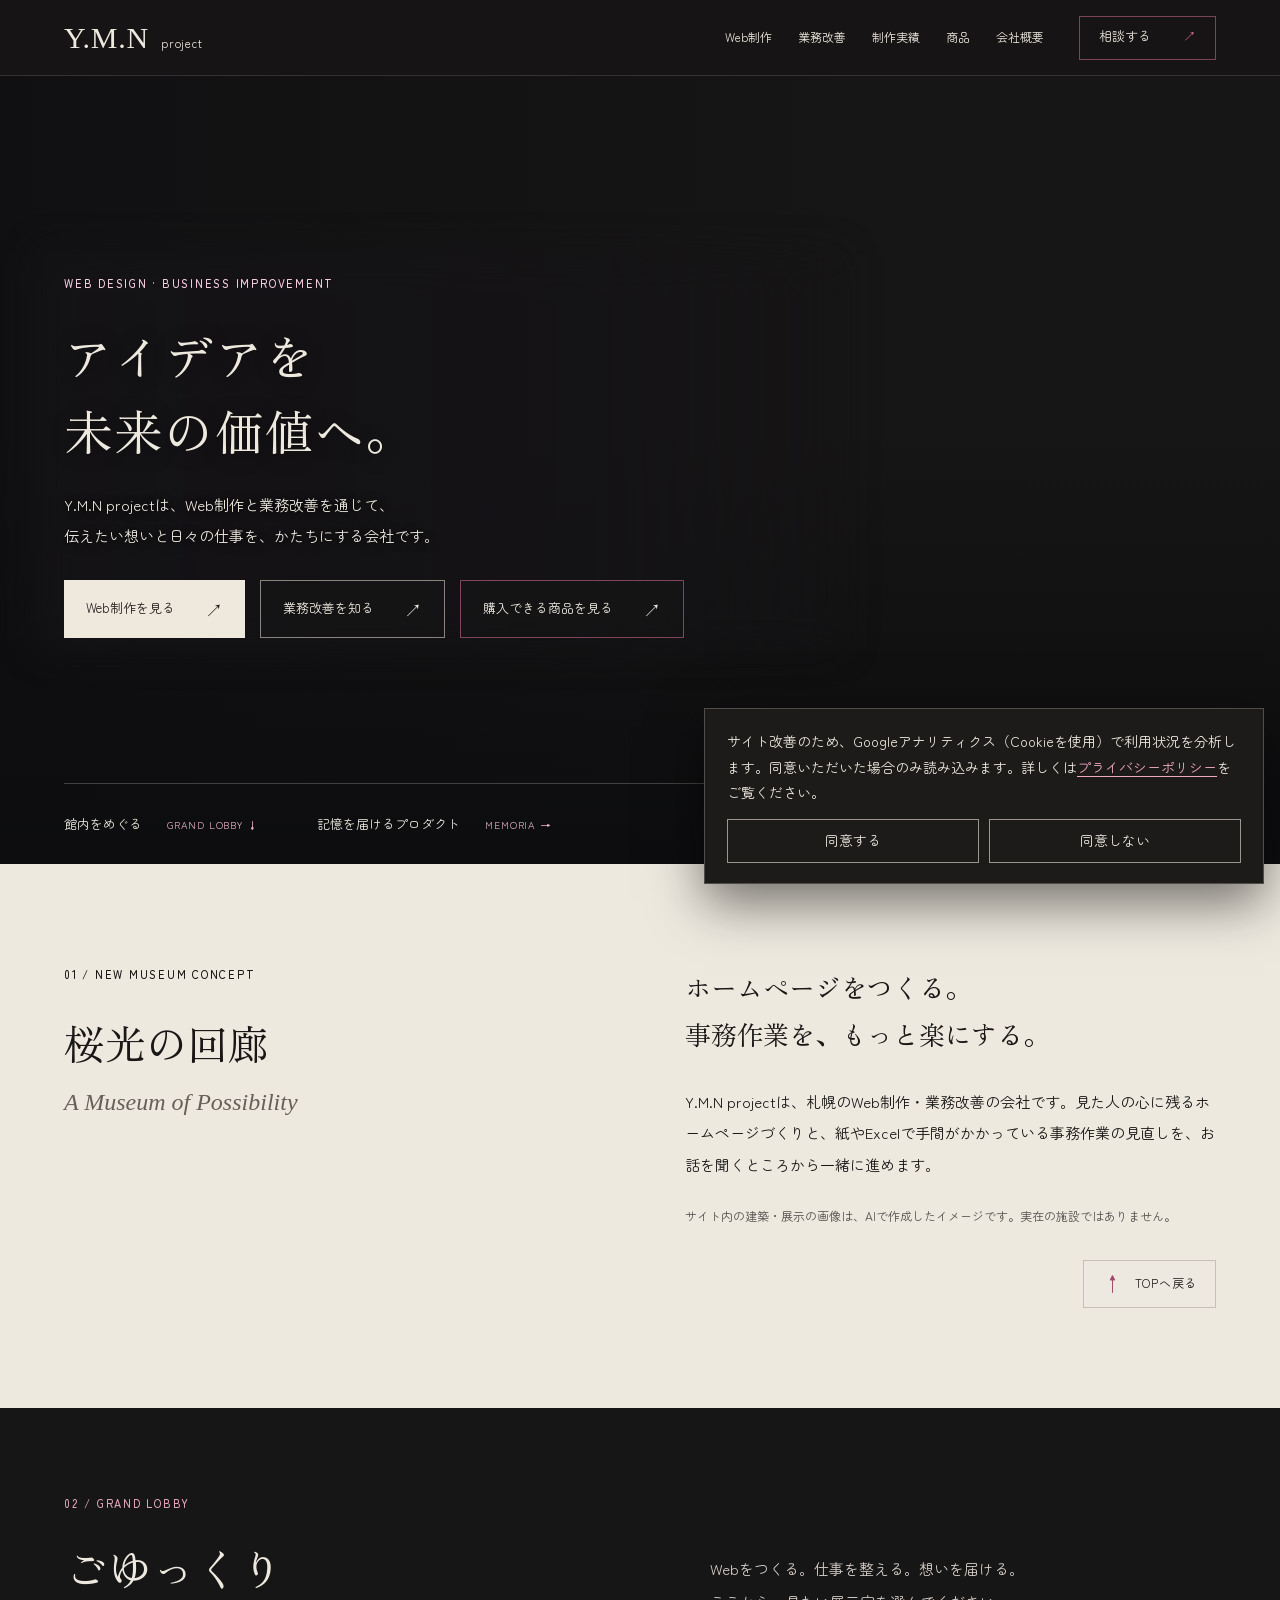
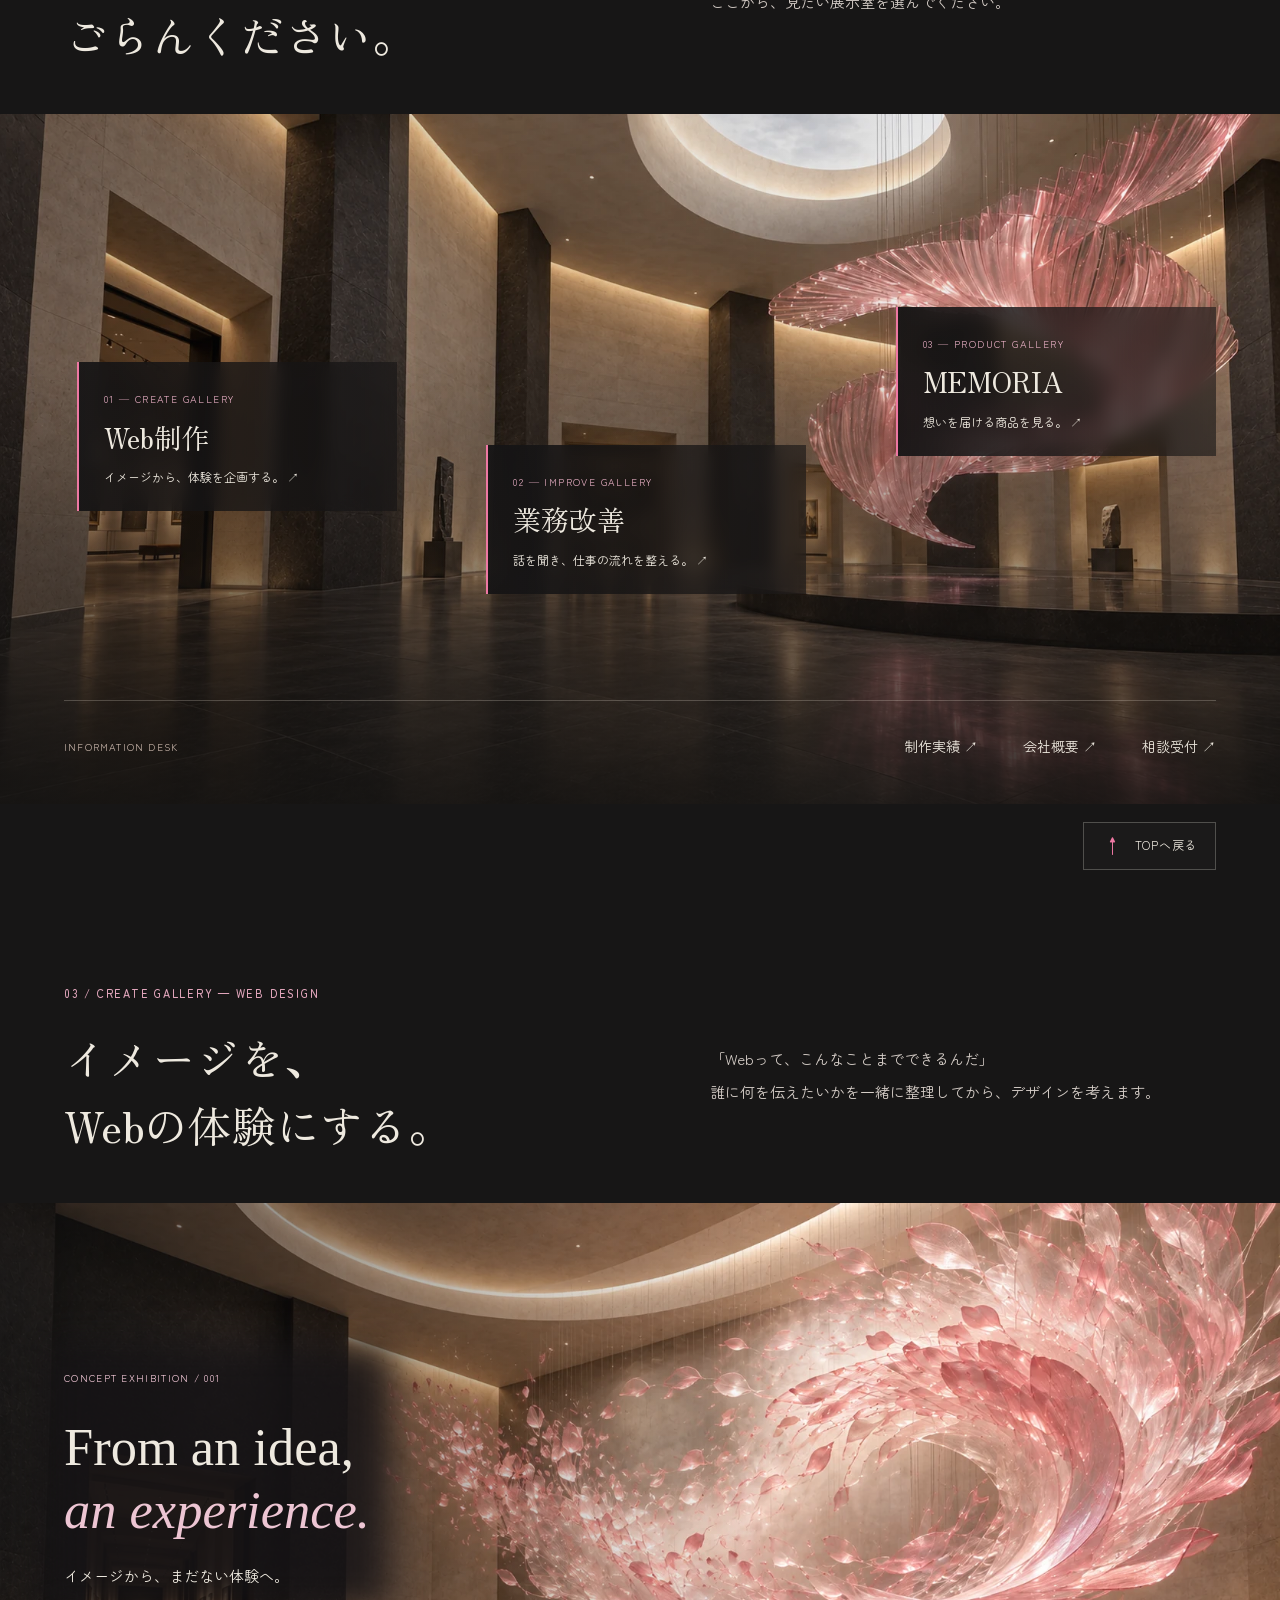
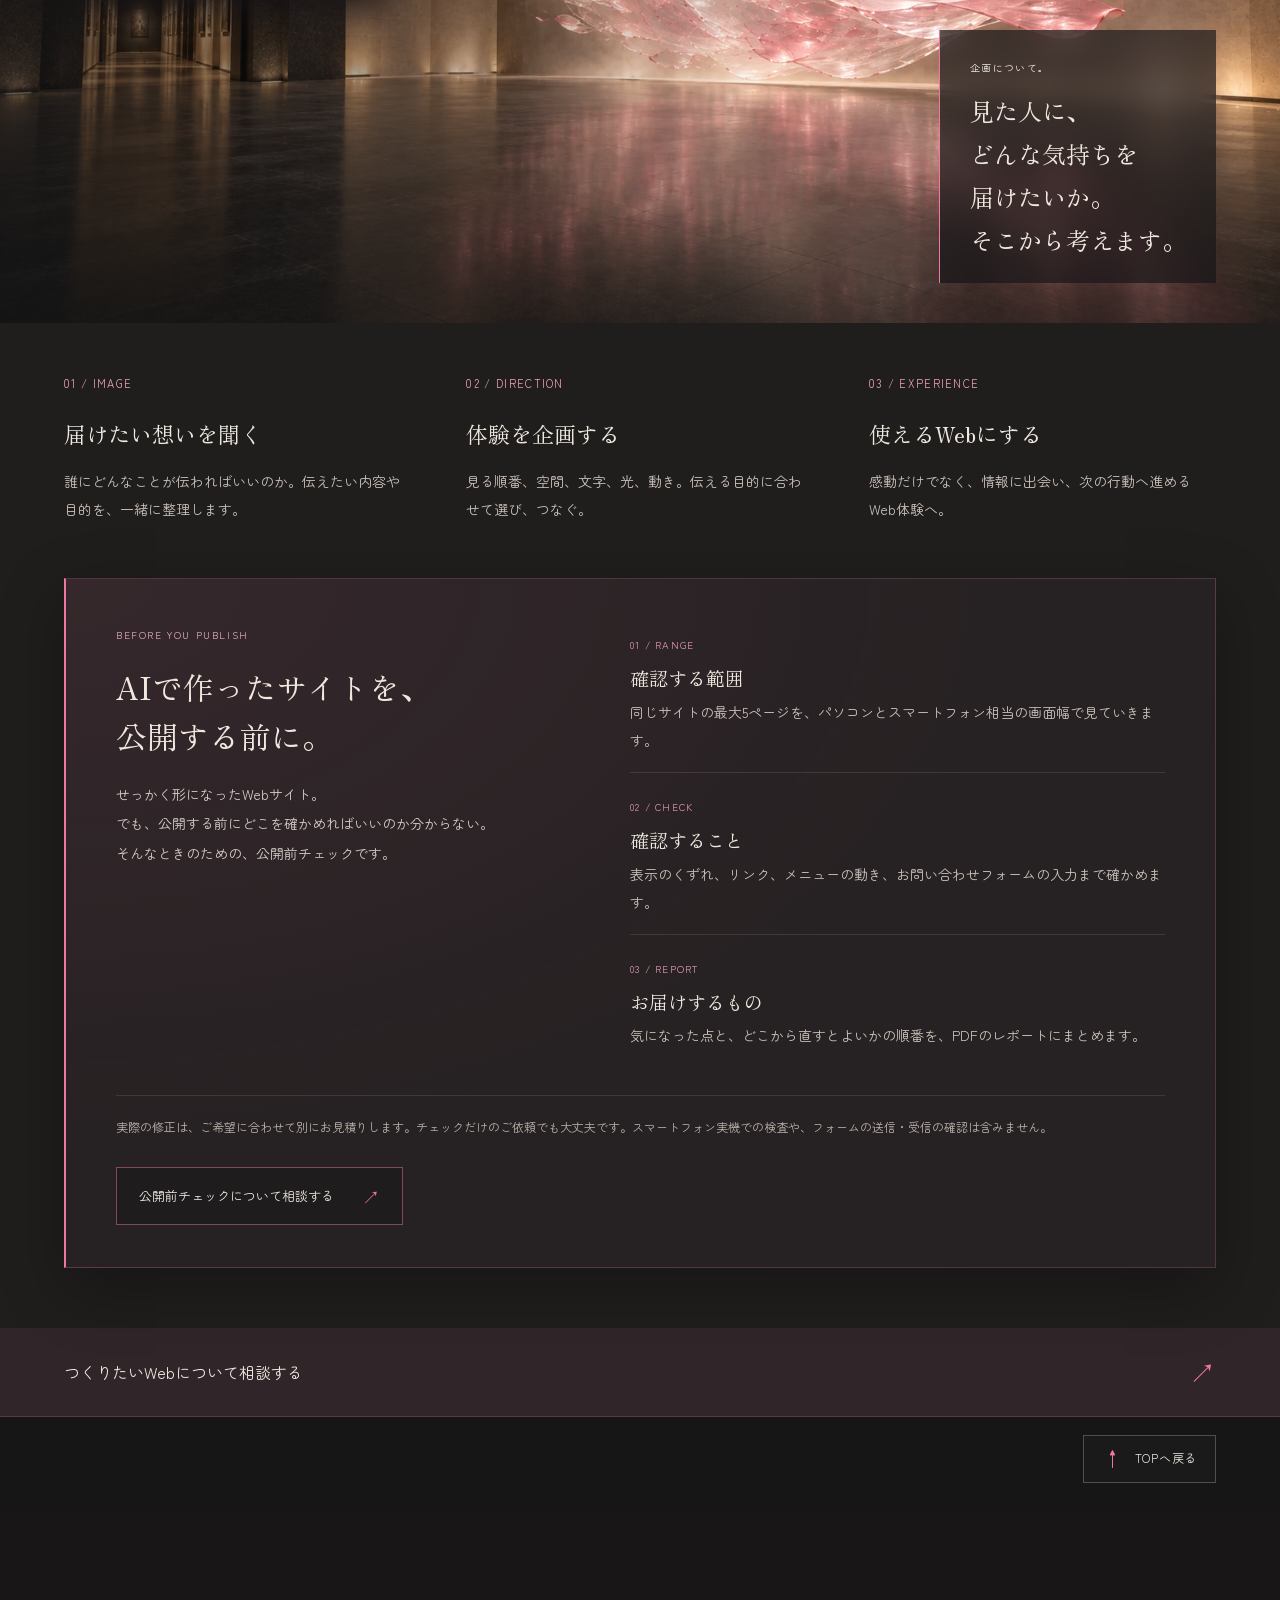
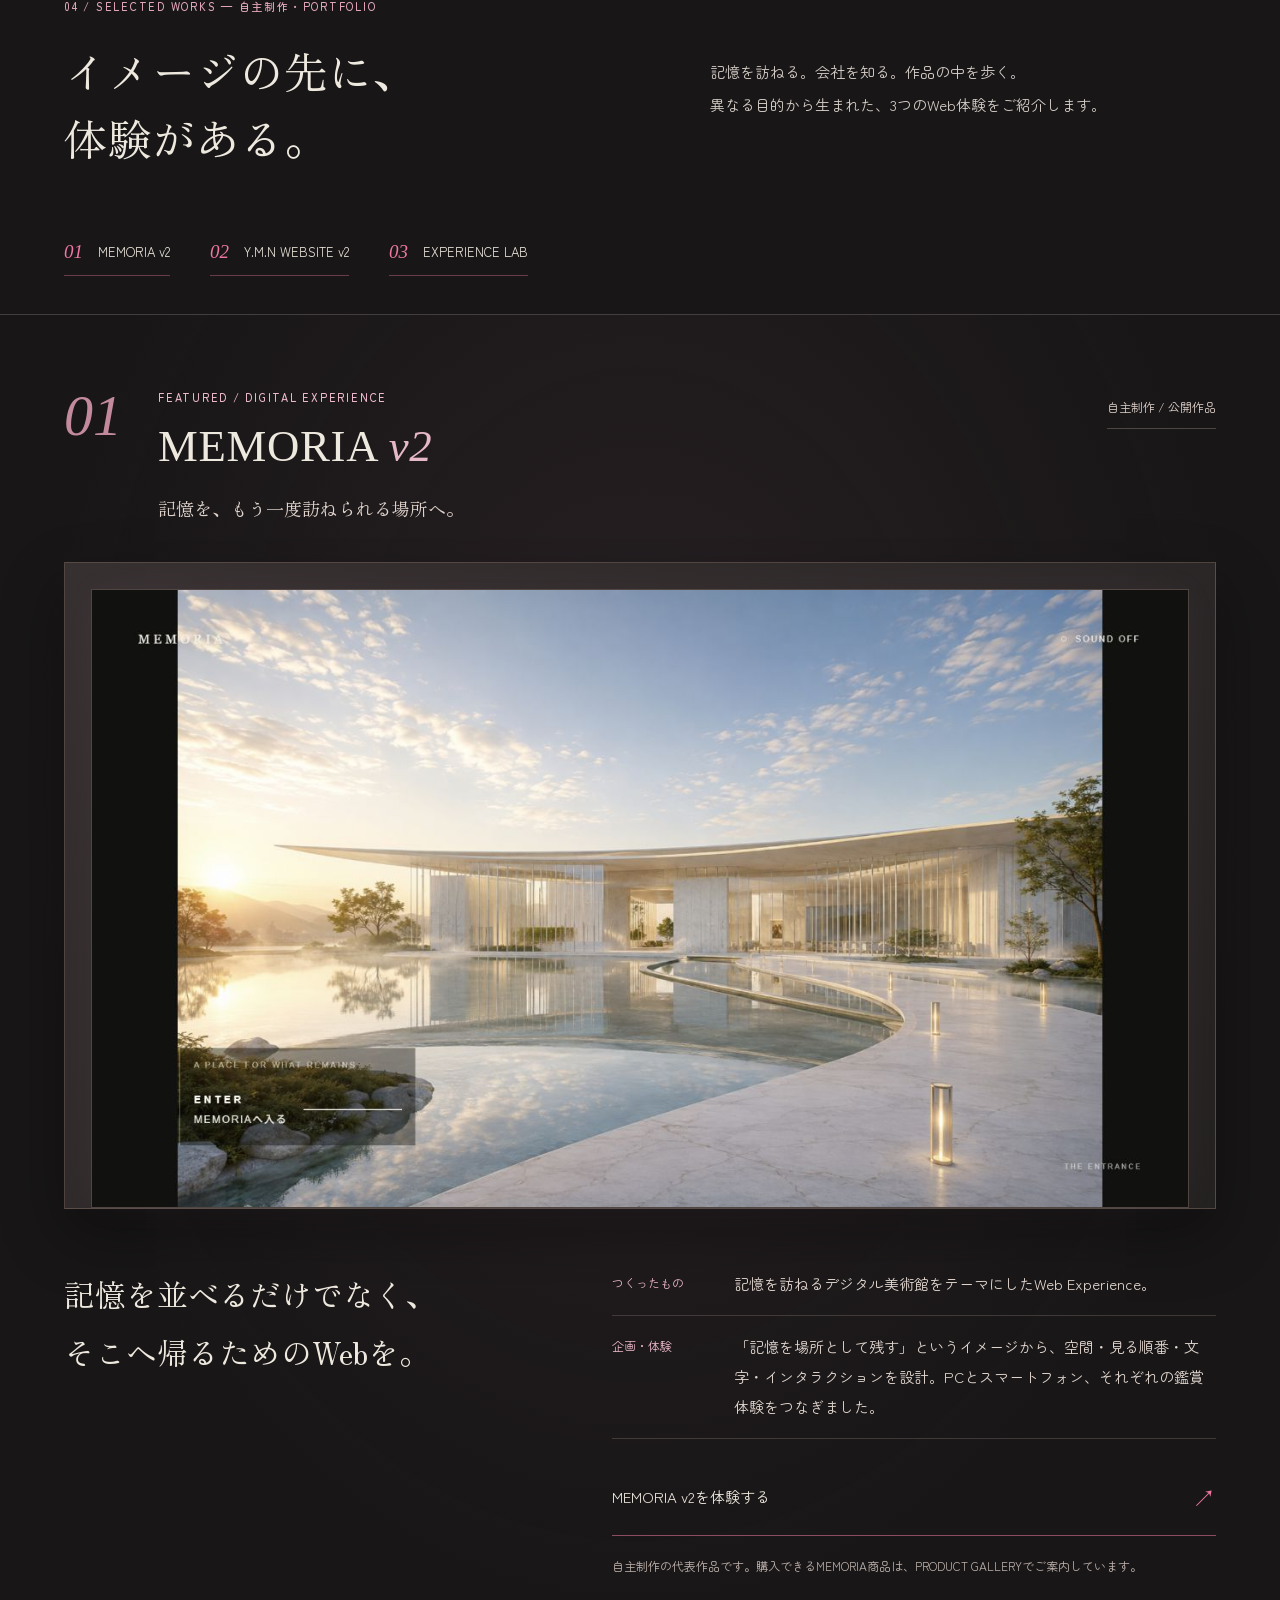
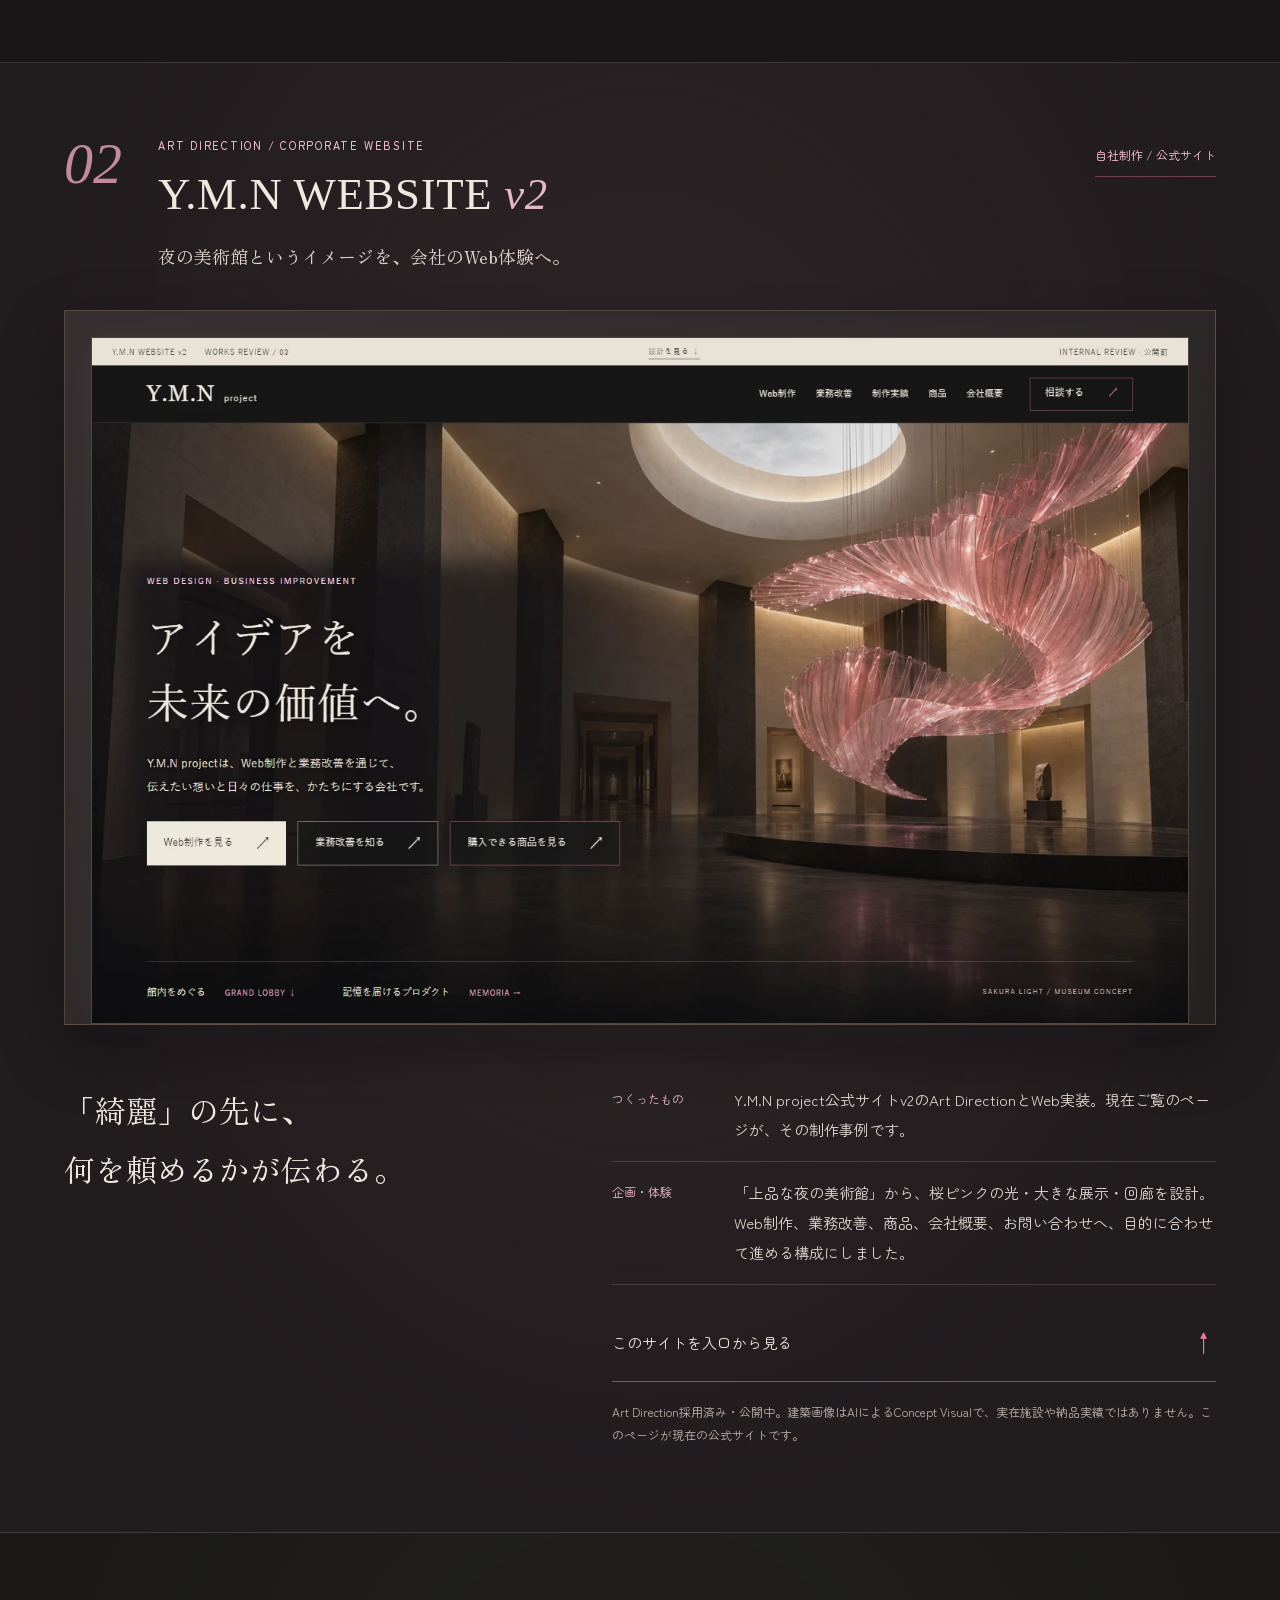
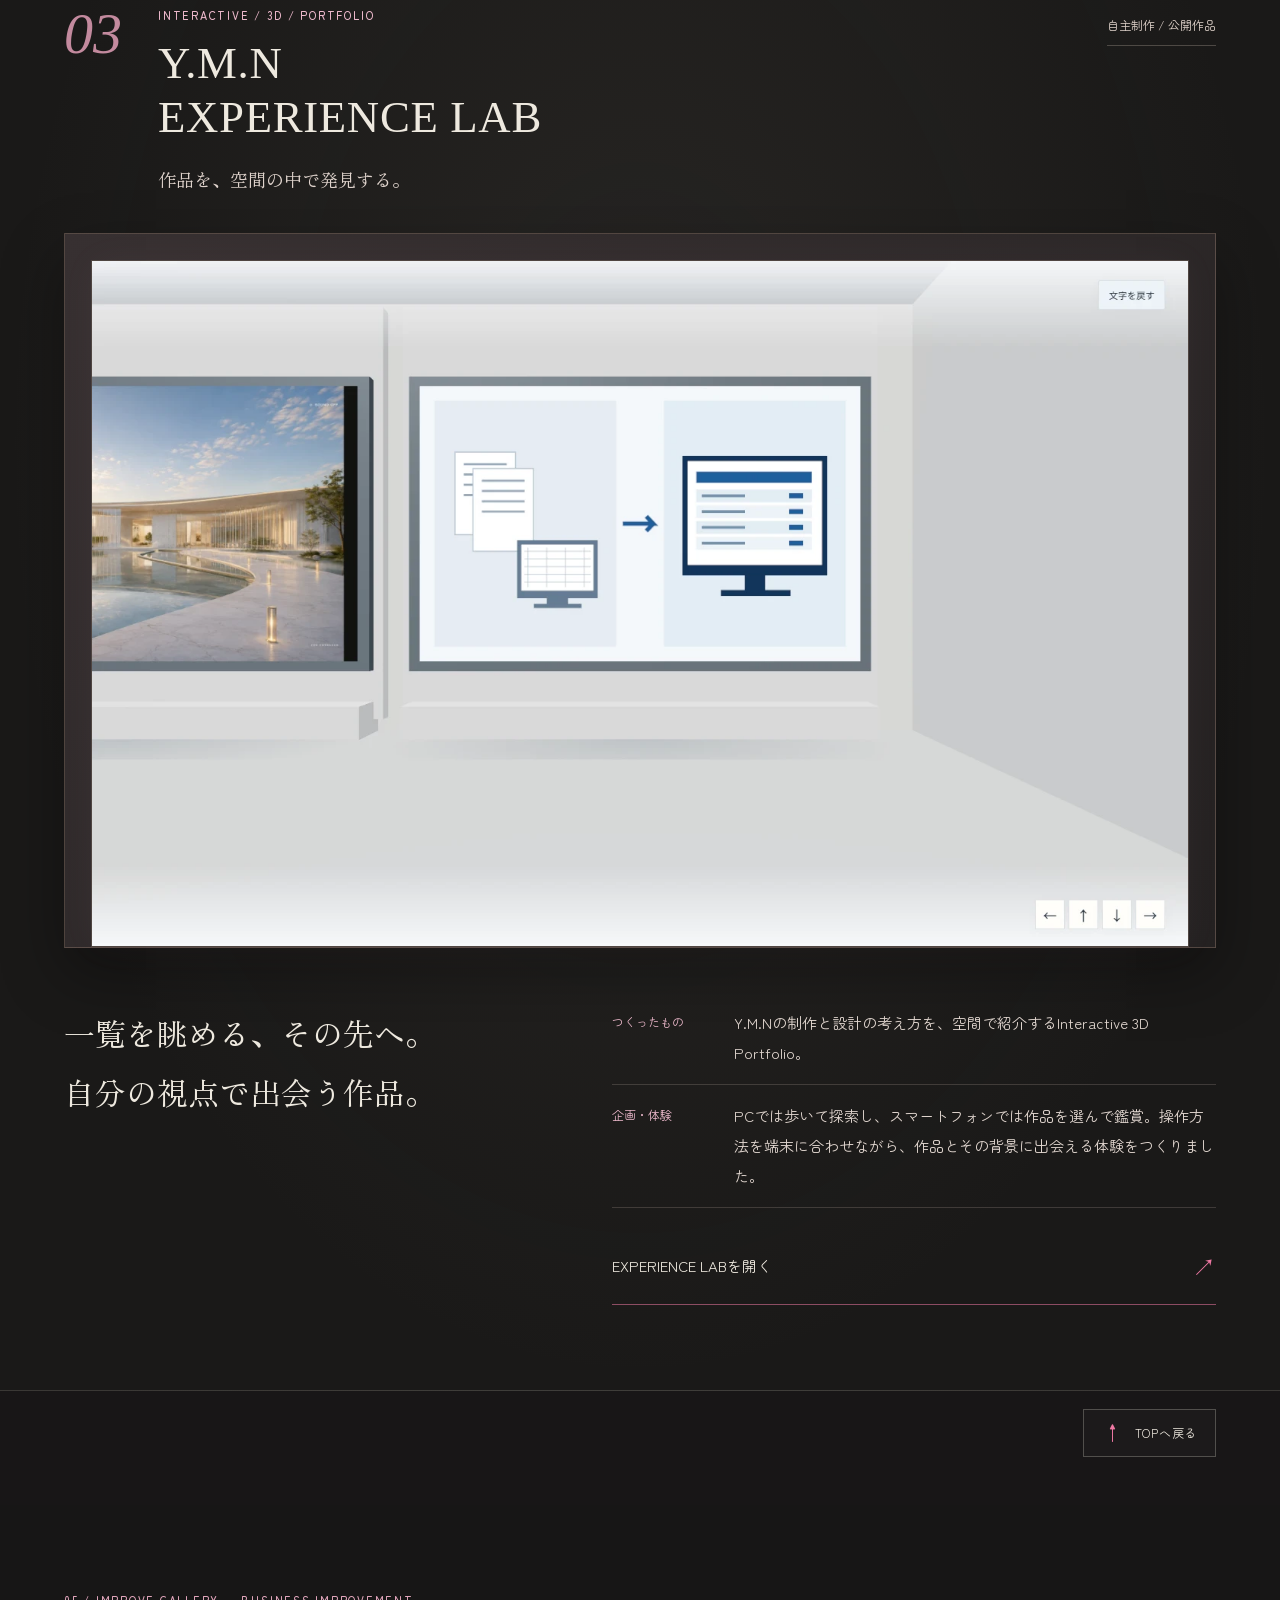
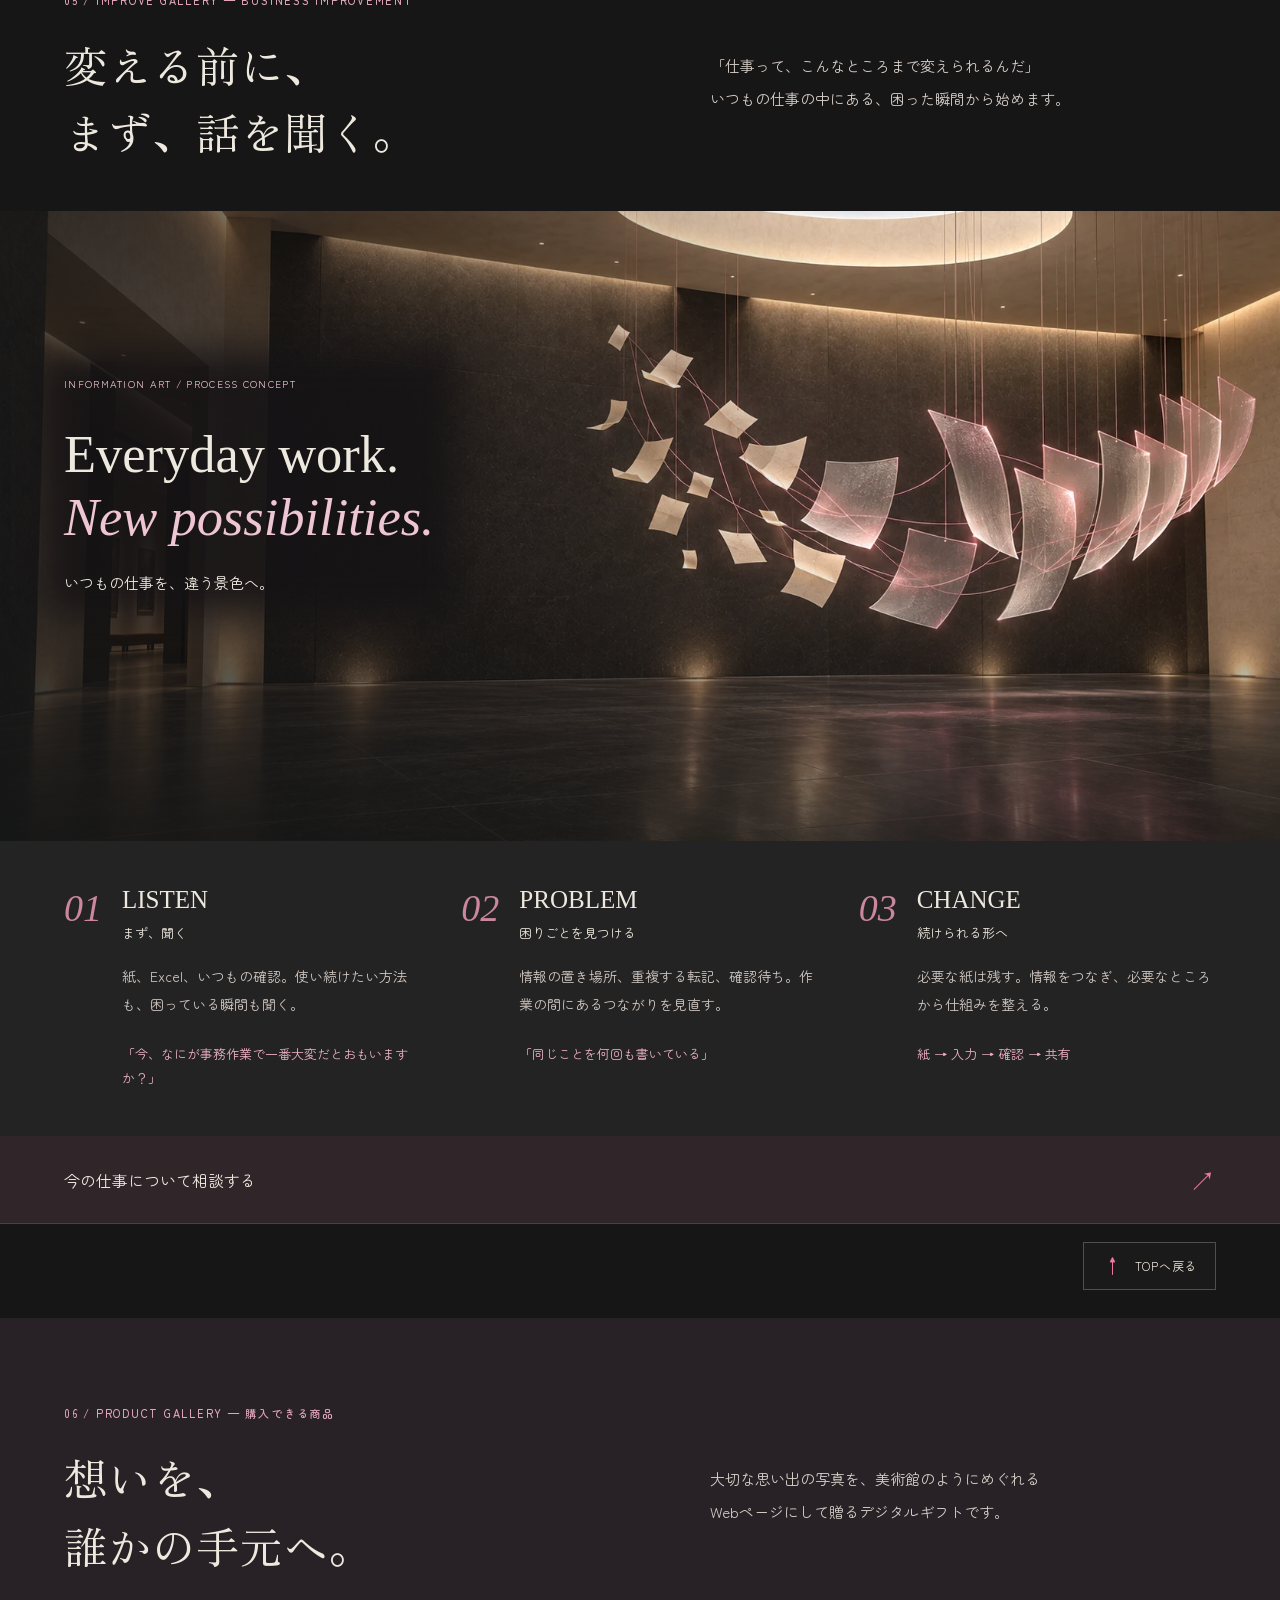
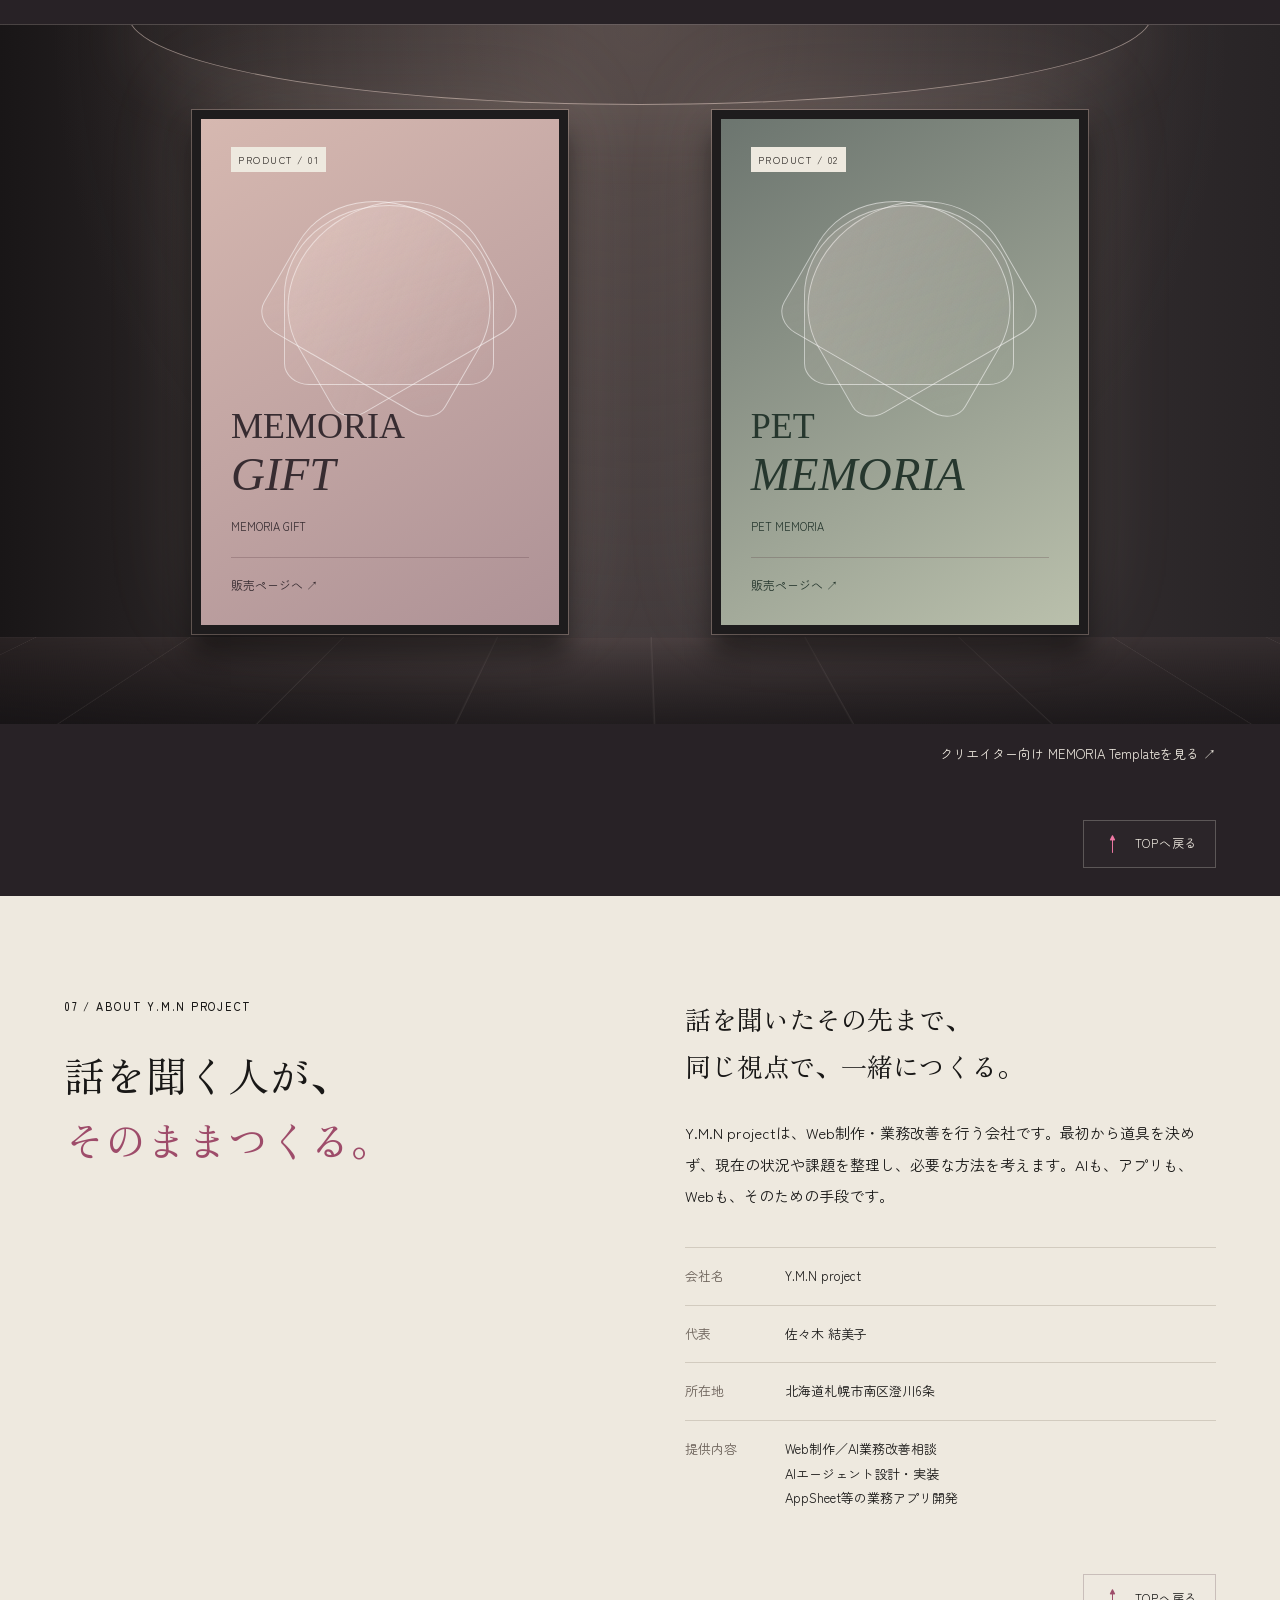
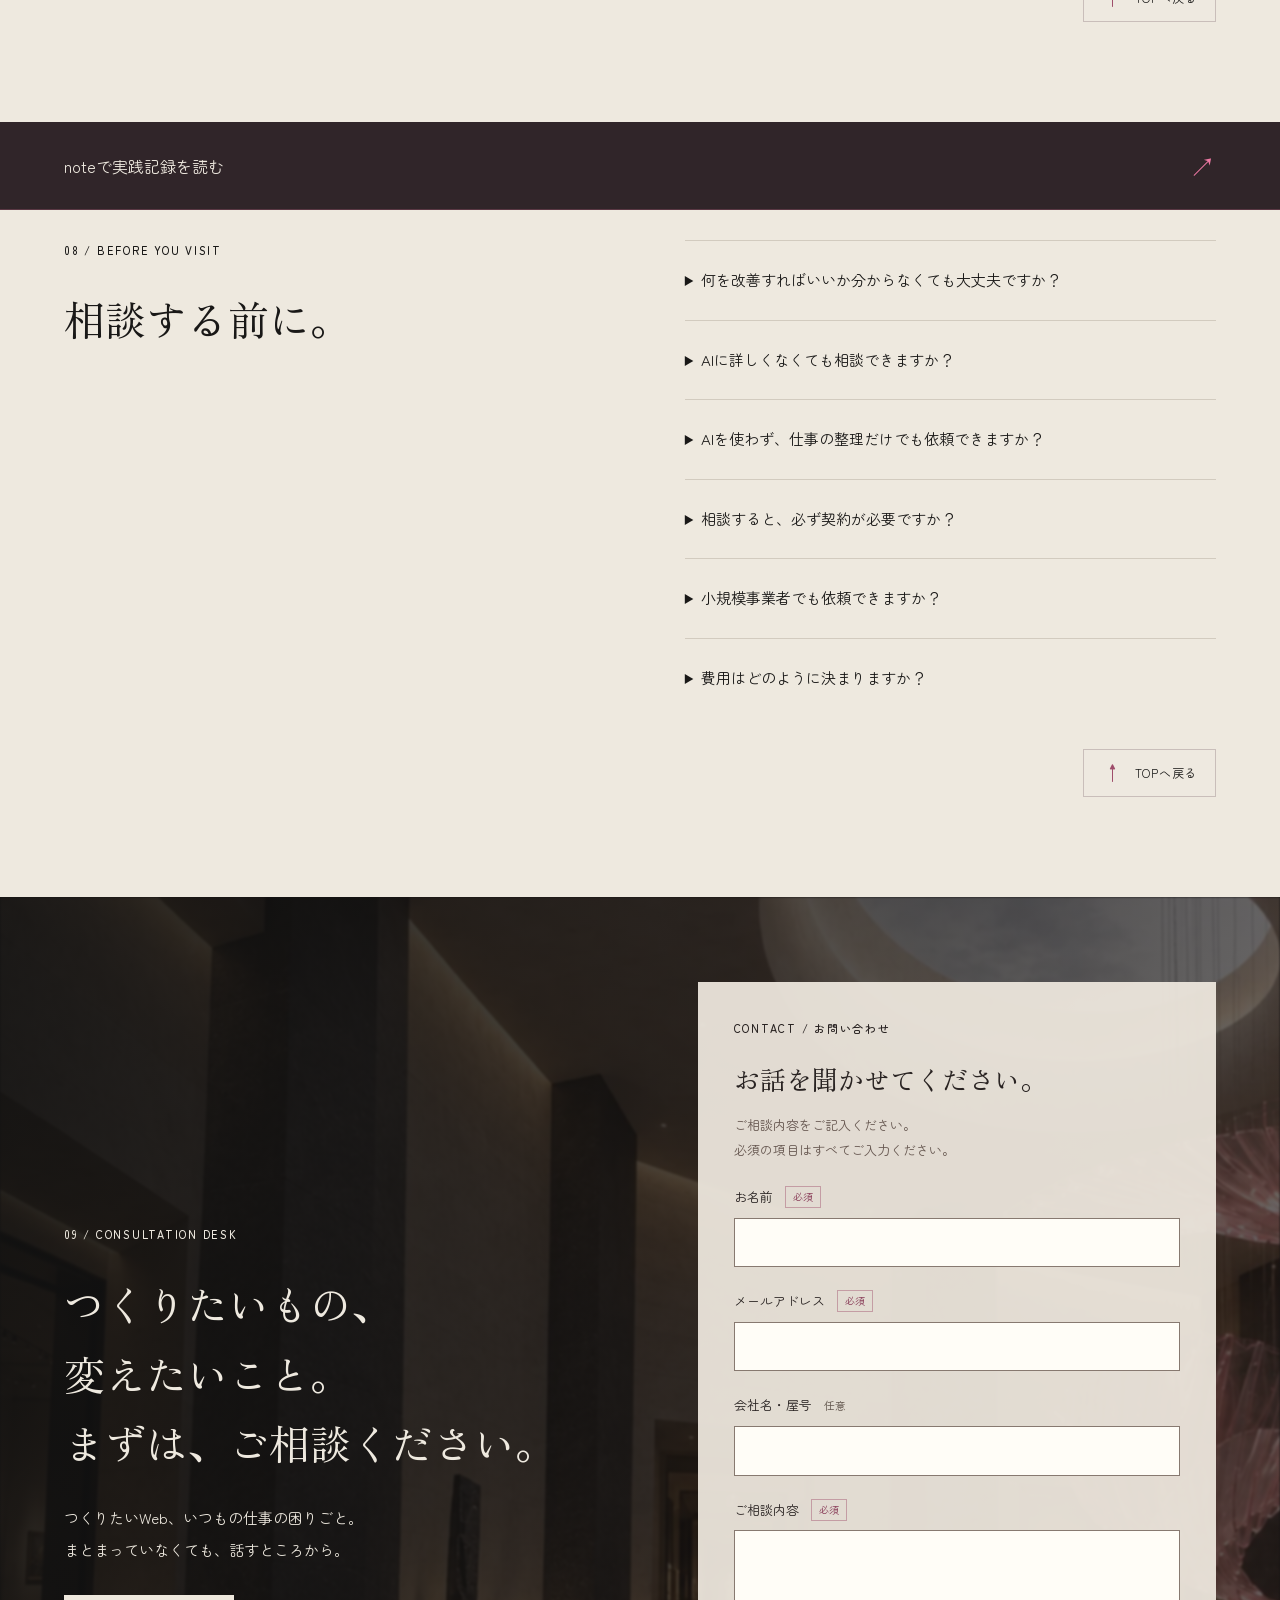
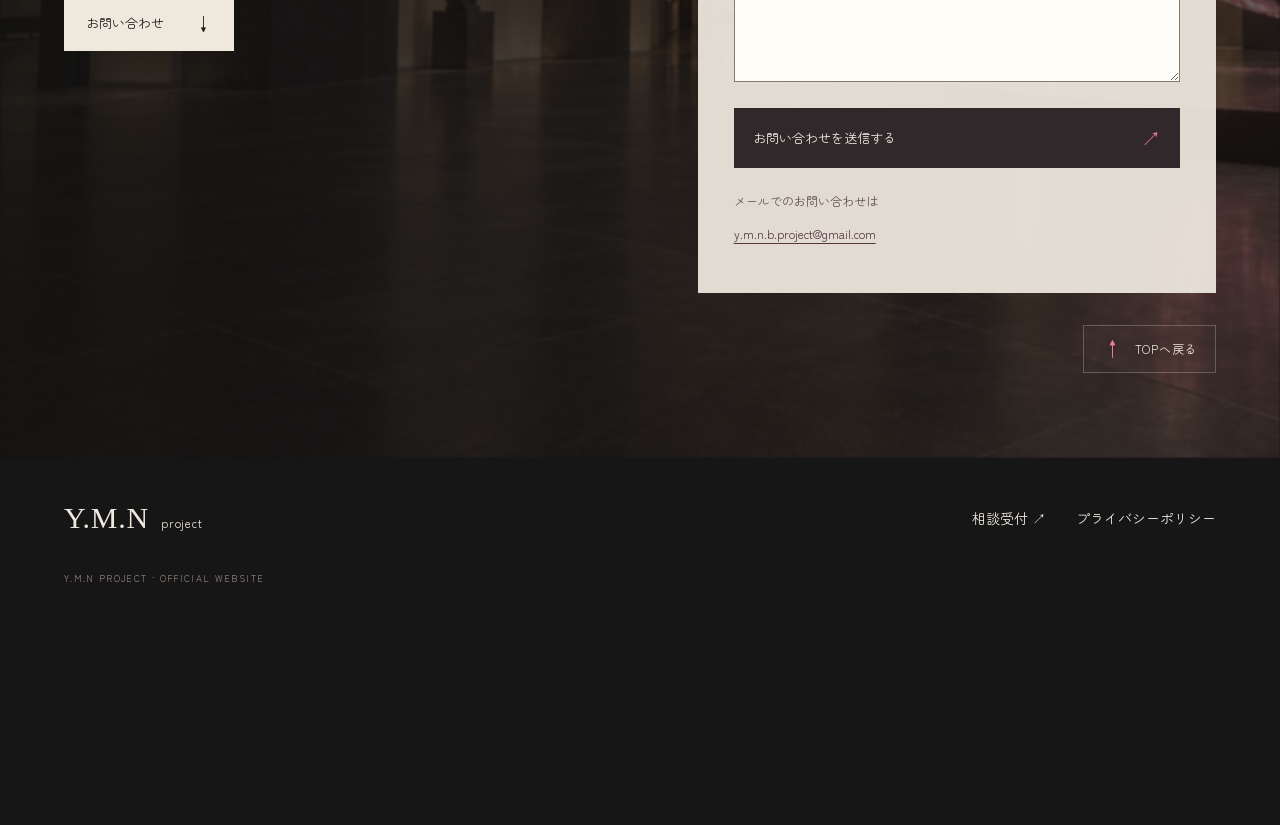
<file: index.html>
<!doctype html>
<html lang="ja">
<head><meta charset="utf-8"><meta name="viewport" content="width=device-width,initial-scale=1"><title>Y.M.N project｜桜光の回廊</title><link rel="preconnect" href="https://fonts.googleapis.com"><link rel="preconnect" href="https://fonts.gstatic.com" crossorigin><link rel="stylesheet" href="https://fonts.googleapis.com/css2?family=Zen+Maru+Gothic:wght@400;500&family=Zen+Old+Mincho:wght@400&display=swap"><link rel="stylesheet" href="website-v2.css"><script src="enhance.js" defer></script><script src="analytics.js" defer></script><link rel="icon" href="data:,"></head>
<body id="home">
<a class="skip-link" href="#main">本文へスキップ</a>

<header class="museum-header"><a class="brand" href="#entrance">Y.M.N <small>project</small></a><nav aria-label="館内案内"><a href="#create">Web制作</a><a href="#improve">業務改善</a><a href="#works">制作実績</a><a href="#products">商品</a><a href="#about">会社概要</a></nav><a class="consult-nav" href="#consultation">相談する <span>↗</span></a><details class="mobile-menu"><summary>館内案内 ＋</summary><nav aria-label="モバイル館内案内"><a href="#lobby">Grand Lobby</a><a href="#create">Web制作</a><a href="#improve">業務改善</a><a href="#works">制作実績</a><a href="#products">商品</a><a href="#about">会社概要</a><a href="#faq">FAQ</a></nav></details></header>
<main id="main" tabindex="-1">
<section id="entrance" class="entrance environment" tabindex="-1">
 <picture><source media="(max-width:700px)" srcset="assets/entrance-mobile.webp"><img class="room-image" fetchpriority="high" decoding="async" src="assets/entrance-refined.webp" alt="高い天井の開口と石壁、桜色のガラス彫刻、床への反射がつながる美術館の構想"></picture>
 <div class="entrance-copy"><p class="eyebrow">WEB DESIGN · BUSINESS IMPROVEMENT</p><h1><span>アイデアを</span><br><span>未来の価値へ。</span></h1><p>Y.M.N projectは、Web制作と業務改善を通じて、<br class="pc-only">伝えたい想いと日々の仕事を、かたちにする会社です。</p><div class="hero-actions"><a class="button light" href="#create">Web制作を見る <span>↗</span></a><a class="button glass" href="#improve">業務改善を知る <span>↗</span></a><a class="button glass product-entry" href="#products">購入できる商品を見る <span aria-hidden="true">↗</span></a></div></div>
 <div class="entrance-foot"><a href="#lobby">館内をめぐる <span>GRAND LOBBY ↓</span></a><a href="#products">記憶を届けるプロダクト <span>MEMORIA →</span></a><span class="art-caption">SAKURA LIGHT / MUSEUM CONCEPT</span></div>
</section>
<div id="reasons" tabindex="-1" style="height:0"></div>
<section id="direction" class="direction paper" tabindex="-1"><div><p class="eyebrow">01 / NEW MUSEUM CONCEPT</p><h2>桜光の回廊<span>A Museum of Possibility</span></h2></div><div><p class="lead">ホームページをつくる。<br>事務作業を、もっと楽にする。</p><p>Y.M.N projectは、札幌のWeb制作・業務改善の会社です。見た人の心に残るホームページづくりと、紙やExcelで手間がかかっている事務作業の見直しを、お話を聞くところから一緒に進めます。</p><p class="note">サイト内の建築・展示の画像は、AIで作成したイメージです。実在の施設ではありません。</p></div>
 <div class="section-return"><a href="#entrance"><span aria-hidden="true">↑</span> TOPへ戻る</a></div>
</section>
<div id="services" tabindex="-1" style="height:0"></div>
<section id="lobby" class="lobby-block" tabindex="-1"><div class="chapter-heading"><p class="eyebrow">02 / GRAND LOBBY</p><h2>ごゆっくり<br>ごらんください。</h2><p>Webをつくる。仕事を整える。想いを届ける。<br>ここから、見たい展示室を選んでください。</p></div>
 <div class="lobby environment"><img class="room-image" src="assets/entrance-refined.webp" alt="三つのGallery入口を持つ中央Lobbyの空間案" loading="lazy" decoding="async"><div class="lobby-sign create-sign"><a href="#create"><span>01 — CREATE GALLERY</span><strong>Web制作</strong><small>イメージから、体験を企画する。 ↗</small></a></div><div class="lobby-sign improve-sign"><a href="#improve"><span>02 — IMPROVE GALLERY</span><strong>業務改善</strong><small>話を聞き、仕事の流れを整える。 ↗</small></a></div><div class="lobby-sign product-sign"><a href="#products"><span>03 — PRODUCT GALLERY</span><strong>MEMORIA</strong><small>想いを届ける商品を見る。 ↗</small></a></div><div class="reception"><span>INFORMATION DESK</span><a href="#works">制作実績 ↗</a><a href="#about">会社概要 ↗</a><a href="#consultation">相談受付 ↗</a></div></div>


 <div class="section-return"><a href="#entrance"><span aria-hidden="true">↑</span> TOPへ戻る</a></div>
</section>
<section id="create" class="gallery-block" tabindex="-1"><div class="chapter-heading"><p class="eyebrow">03 / CREATE GALLERY — WEB DESIGN</p><h2>イメージを、<br>Webの体験にする。</h2><p>「Webって、こんなことまでできるんだ」<br>誰に何を伝えたいかを一緒に整理してから、デザインを考えます。</p></div>
 <div class="create-stage environment"><img class="room-image" src="assets/create-gallery.webp" alt="巨大な桜色のデジタルアートが壁面と空間へ広がるCREATE Gallery" loading="lazy" decoding="async"><div class="exhibit-title"><span>CONCEPT EXHIBITION / 001</span><strong>From an idea,<br><em>an experience.</em></strong><p>イメージから、まだない体験へ。</p></div><div class="project-label"><span>企画について。</span><p>見た人に、<br>どんな気持ちを<br>届けたいか。<br>そこから考えます。</p></div></div>
 <div class="planning"><div><span>01 / IMAGE</span><h3>届けたい想いを聞く</h3><p>誰にどんなことが伝わればいいのか。伝えたい内容や目的を、一緒に整理します。</p></div><div><span>02 / DIRECTION</span><h3>体験を企画する</h3><p>見る順番、空間、文字、光、動き。伝える目的に合わせて選び、つなぐ。</p></div><div><span>03 / EXPERIENCE</span><h3>使えるWebにする</h3><p>感動だけでなく、情報に出会い、次の行動へ進めるWeb体験へ。</p></div></div>
 <div class="precheck-wrap"><article id="precheck" class="precheck" aria-labelledby="precheck-title" tabindex="-1"><div class="precheck-intro"><p class="precheck-eyebrow">BEFORE YOU PUBLISH</p><h3 id="precheck-title">AIで作ったサイトを、<br>公開する前に。</h3><p>せっかく形になったWebサイト。<br>でも、公開する前にどこを確かめればいいのか分からない。<br>そんなときのための、公開前チェックです。</p></div><ol class="precheck-list"><li><span>01 / RANGE</span><h4>確認する範囲</h4><p>同じサイトの最大5ページを、パソコンとスマートフォン相当の画面幅で見ていきます。</p></li><li><span>02 / CHECK</span><h4>確認すること</h4><p>表示のくずれ、リンク、メニューの動き、お問い合わせフォームの入力まで確かめます。</p></li><li><span>03 / REPORT</span><h4>お届けするもの</h4><p>気になった点と、どこから直すとよいかの順番を、PDFのレポートにまとめます。</p></li></ol><p class="precheck-note">実際の修正は、ご希望に合わせて別にお見積りします。チェックだけのご依頼でも大丈夫です。スマートフォン実機での検査や、フォームの送信・受信の確認は含みません。</p><a class="precheck-cta" href="#contact-form">公開前チェックについて相談する <span aria-hidden="true">↗</span></a></article></div>

 <a class="gallery-consult" href="#consultation">つくりたいWebについて相談する <span>↗</span></a>

 <div class="section-return"><a href="#entrance"><span aria-hidden="true">↑</span> TOPへ戻る</a></div>
</section>
<section id="works" class="works-gallery" aria-labelledby="works-title" tabindex="-1">
 <div class="chapter-heading"><p class="eyebrow">04 / SELECTED WORKS — 自主制作・PORTFOLIO</p><h2 id="works-title">イメージの先に、<br>体験がある。</h2><p>記憶を訪ねる。会社を知る。作品の中を歩く。<br>異なる目的から生まれた、3つのWeb体験をご紹介します。</p></div>
 <nav class="exhibit-index" aria-label="作品を選ぶ"><a href="#work-memoria"><span>01</span> MEMORIA v2</a><a href="#work-website"><span>02</span> Y.M.N WEBSITE v2</a><a href="#work03"><span>03</span> EXPERIENCE LAB</a></nav>
 <article id="work-memoria" class="work-exhibit memoria-exhibit" aria-labelledby="memoria-title" tabindex="-1">
  <div class="exhibit-heading"><span class="exhibit-number" aria-hidden="true">01</span><div><p class="eyebrow">FEATURED / DIGITAL EXPERIENCE</p><h3 id="memoria-title">MEMORIA <em>v2</em></h3><p>記憶を、もう一度訪ねられる場所へ。</p></div><span class="work-status">自主制作 / 公開作品</span></div>
  <figure class="work-frame"><a href="https://memoria-v2.alert-degu-1228.chatgpt.site/" target="_blank" rel="noopener" aria-label="MEMORIA v2の実制作サイトを開く（新しいタブ）"><img src="assets/memoria-live.jpg" width="1280" height="720" alt="MEMORIA v2の実制作画面。水面と建築に夕陽が映る、記憶の美術館の入口" loading="lazy" decoding="async"></a></figure>
  <div class="work-story"><p class="work-statement">記憶を並べるだけでなく、<br>そこへ帰るためのWebを。</p><div><dl class="work-facts"><div><dt>つくったもの</dt><dd>記憶を訪ねるデジタル美術館をテーマにしたWeb Experience。</dd></div><div><dt>企画・体験</dt><dd>「記憶を場所として残す」というイメージから、空間・見る順番・文字・インタラクションを設計。PCとスマートフォン、それぞれの鑑賞体験をつなぎました。</dd></div></dl><a class="work-link" href="https://memoria-v2.alert-degu-1228.chatgpt.site/" target="_blank" rel="noopener">MEMORIA v2を体験する <span aria-hidden="true">↗</span><span class="sr-only">（新しいタブ）</span></a><p class="work-note">自主制作の代表作品です。購入できるMEMORIA商品は、PRODUCT GALLERYでご案内しています。</p></div></div>
 </article>
 <article id="work-website" class="work-exhibit website-exhibit" aria-labelledby="website-title" tabindex="-1">
  <div class="exhibit-heading"><span class="exhibit-number" aria-hidden="true">02</span><div><p class="eyebrow">ART DIRECTION / CORPORATE WEBSITE</p><h3 id="website-title">Y.M.N WEBSITE <em>v2</em></h3><p>夜の美術館というイメージを、会社のWeb体験へ。</p></div><span class="work-status review-status">自社制作 / 公式サイト</span></div>
  <figure class="work-frame"><a href="#entrance" aria-label="Y.M.N WEBSITE v2を入口から見る"><img src="assets/website-v2-screen.webp" width="1440" height="900" alt="Y.M.N WEBSITE v2制作時のEntrance実装画面。桜色の展示光と「アイデアを未来の価値へ。」の見出し" loading="lazy" decoding="async"></a></figure>
  <div class="work-story"><p class="work-statement">「綺麗」の先に、<br>何を頼めるかが伝わる。</p><div><dl class="work-facts"><div><dt>つくったもの</dt><dd>Y.M.N project公式サイトv2のArt DirectionとWeb実装。現在ご覧のページが、その制作事例です。</dd></div><div><dt>企画・体験</dt><dd>「上品な夜の美術館」から、桜ピンクの光・大きな展示・回廊を設計。Web制作、業務改善、商品、会社概要、お問い合わせへ、目的に合わせて進める構成にしました。</dd></div></dl><a class="work-link" href="#entrance">このサイトを入口から見る <span aria-hidden="true">↑</span></a><p class="work-note">Art Direction採用済み・公開中。建築画像はAIによるConcept Visualで、実在施設や納品実績ではありません。このページが現在の公式サイトです。</p></div></div>
 </article>
 <article id="work03" class="work-exhibit lab-exhibit" aria-labelledby="lab-title" tabindex="-1">
  <div class="exhibit-heading"><span class="exhibit-number" aria-hidden="true">03</span><div><p class="eyebrow">INTERACTIVE / 3D / PORTFOLIO</p><h3 id="lab-title">Y.M.N<br>EXPERIENCE LAB</h3><p>作品を、空間の中で発見する。</p></div><span class="work-status">自主制作 / 公開作品</span></div>
  <figure class="work-frame"><a href="https://ymn-experience-lab.alert-degu-1228.chatgpt.site" target="_blank" rel="noopener" aria-label="Y.M.N EXPERIENCE LABの実制作サイトを開く（新しいタブ）"><img src="assets/lab-live.webp" width="1440" height="900" alt="Y.M.N EXPERIENCE LABの実制作画面。既存の業務改善設計展示を選択したポートフォリオ空間" loading="lazy" decoding="async"></a></figure>
  <div class="work-story"><p class="work-statement">一覧を眺める、その先へ。<br>自分の視点で出会う作品。</p><div><dl class="work-facts"><div><dt>つくったもの</dt><dd>Y.M.Nの制作と設計の考え方を、空間で紹介するInteractive 3D Portfolio。</dd></div><div><dt>企画・体験</dt><dd>PCでは歩いて探索し、スマートフォンでは作品を選んで鑑賞。操作方法を端末に合わせながら、作品とその背景に出会える体験をつくりました。</dd></div></dl><a class="work-link" href="https://ymn-experience-lab.alert-degu-1228.chatgpt.site" target="_blank" rel="noopener">EXPERIENCE LABを開く <span aria-hidden="true">↗</span><span class="sr-only">（新しいタブ）</span></a></div></div>
 </article>
 <div class="section-return"><a href="#entrance"><span aria-hidden="true">↑</span> TOPへ戻る</a></div>
</section>

<section id="improve" class="gallery-block" tabindex="-1"><div class="chapter-heading"><p class="eyebrow">05 / IMPROVE GALLERY — BUSINESS IMPROVEMENT</p><h2>変える前に、<br>まず、話を聞く。</h2><p>「仕事って、こんなところまで変えられるんだ」<br>いつもの仕事の中にある、困った瞬間から始めます。</p></div>
 <div class="improve-stage environment"><img class="room-image" src="assets/improve-gallery.webp" alt="紙の断片と透明な面が、一つの流れにつながるInformation Art" loading="lazy" decoding="async"><div class="exhibit-title"><span>INFORMATION ART / PROCESS CONCEPT</span><strong>Everyday work.<br><em>New possibilities.</em></strong><p>いつもの仕事を、違う景色へ。</p></div></div>
 <div class="process-story"><article><span class="step">01</span><div><h3>LISTEN <small>まず、聞く</small></h3><p>紙、Excel、いつもの確認。使い続けたい方法も、困っている瞬間も聞く。</p><strong>「今、なにが事務作業で一番大変だとおもいますか？」</strong></div></article><article><span class="step">02</span><div><h3>PROBLEM <small>困りごとを見つける</small></h3><p>情報の置き場所、重複する転記、確認待ち。作業の間にあるつながりを見直す。</p><strong>「同じことを何回も書いている」</strong></div></article><article><span class="step">03</span><div><h3>CHANGE <small>続けられる形へ</small></h3><p>必要な紙は残す。情報をつなぎ、必要なところから仕組みを整える。</p><strong>紙 → 入力 → 確認 → 共有</strong></div></article></div>
 <a class="gallery-consult" href="#consultation">今の仕事について相談する <span>↗</span></a>

 <div class="section-return"><a href="#entrance"><span aria-hidden="true">↑</span> TOPへ戻る</a></div>
</section>
<section id="products" class="product-block" tabindex="-1"><div class="chapter-heading"><p class="eyebrow">06 / PRODUCT GALLERY — 購入できる商品</p><h2>想いを、<br>誰かの手元へ。</h2><p>大切な思い出の写真を、美術館のようにめぐれる<br>Webページにして贈るデジタルギフトです。</p></div><div class="product-room"><div class="product-ceiling"></div><a class="product-display gift" href="https://petmemoria.base.ec/items/159579485" target="_blank" rel="noopener"><span>PRODUCT / 01</span><div class="product-art" aria-hidden="true"><i></i><i></i><i></i></div><h3>MEMORIA<br><em>GIFT</em></h3><p>MEMORIA GIFT</p><span class="sales-link">販売ページへ ↗</span></a><a class="product-display pet" href="https://petmemoria.base.ec/items/159567709" target="_blank" rel="noopener"><span>PRODUCT / 02</span><div class="product-art" aria-hidden="true"><i></i><i></i><i></i></div><h3>PET<br><em>MEMORIA</em></h3><p>PET MEMORIA</p><span class="sales-link">販売ページへ ↗</span></a><div class="product-floor"></div></div><a class="template-link" href="https://gum.co/u/j6dyedb5" target="_blank" rel="noopener">クリエイター向け MEMORIA Templateを見る ↗</a>
 <div class="section-return"><a href="#entrance"><span aria-hidden="true">↑</span> TOPへ戻る</a></div>
</section>
<div id="company" tabindex="-1" style="height:0"></div>
<section id="about" class="about paper" tabindex="-1"><div><p class="eyebrow">07 / ABOUT Y.M.N PROJECT</p><h2>話を聞く人が、<br><em>そのままつくる。</em></h2></div><div><p class="lead">話を聞いたその先まで、<br>同じ視点で、一緒につくる。</p><p>Y.M.N projectは、Web制作・業務改善を行う会社です。最初から道具を決めず、現在の状況や課題を整理し、必要な方法を考えます。AIも、アプリも、Webも、そのための手段です。</p><dl class="company"><div><dt>会社名</dt><dd>Y.M.N project</dd></div><div><dt>代表</dt><dd>佐々木 結美子</dd></div><div><dt>所在地</dt><dd>北海道札幌市南区澄川6条</dd></div><div><dt>提供内容</dt><dd>Web制作／AI業務改善相談<br>AIエージェント設計・実装<br>AppSheet等の業務アプリ開発</dd></div></dl></div>
 <div class="section-return"><a href="#entrance"><span aria-hidden="true">↑</span> TOPへ戻る</a></div>
</section>
<div id="journal" tabindex="-1"><a class="gallery-consult" href="https://note.com/ymnpro2026" target="_blank" rel="noopener noreferrer">noteで実践記録を読む <span aria-hidden="true">↗</span></a></div>
<section id="faq" class="faq paper" tabindex="-1"><div><p class="eyebrow">08 / BEFORE YOU VISIT</p><h2>相談する前に。</h2></div><div><details><summary>何を改善すればいいか分からなくても大丈夫ですか？</summary><p>はい。日々の手作業、時間がかかること、同じ情報を何度も入力していることなどから、一緒に整理します。</p></details><details><summary>AIに詳しくなくても相談できますか？</summary><p>はい。専門用語をできるだけ使わず、現在のお仕事やお困りごとを伺います。AIの知識は必要ありません。</p></details><details><summary>AIを使わず、仕事の整理だけでも依頼できますか？</summary><p>はい。AIは目的ではありません。業務整理や既存ツールの活用で改善できる場合は、無理にAIを導入しません。</p></details><details><summary>相談すると、必ず契約が必要ですか？</summary><p>いいえ。状況を伺い、提案内容と費用をご確認いただいたうえで、依頼するか判断できます。</p></details><details><summary>小規模事業者でも依頼できますか？</summary><p>はい。小さな会社や1人社長、個人事業主の業務改善を中心に支援しています。必要な範囲から相談できます。</p></details><details><summary>費用はどのように決まりますか？</summary><p>内容、必要な機能、作業範囲、サポート期間などを確認してお見積りします。作業前に内容と費用をご案内します。</p></details></div>
 <div class="section-return"><a href="#entrance"><span aria-hidden="true">↑</span> TOPへ戻る</a></div>
</section>
<div id="contact" tabindex="-1" style="height:0"></div>
<section id="consultation" class="consultation environment" tabindex="-1"><img class="room-image" src="assets/entrance-refined.webp" alt="Galleryの手前に戻る相談受付の空間案" loading="lazy" decoding="async"><div class="consult-copy"><p class="eyebrow">09 / CONSULTATION DESK</p><h2><span>つくりたいもの、</span><span>変えたいこと。</span><br><span>まずは、ご相談ください。</span></h2><p>つくりたいWeb、いつもの仕事の困りごと。<br>まとまっていなくても、話すところから。</p><a class="button light" href="#contact-form">お問い合わせ <span aria-hidden="true">↓</span></a></div><form id="contact-form" class="contact-form" action="https://formspree.io/f/xrpzepyr" method="POST" aria-labelledby="contact-form-title" tabindex="-1">
 <p class="eyebrow">CONTACT / お問い合わせ</p>
 <h3 id="contact-form-title"><span>お話を</span><span>聞かせてください。</span></h3>
 <p class="form-intro">ご相談内容をご記入ください。<br>必須の項目はすべてご入力ください。</p>
 <input type="hidden" name="subject" value="Y.M.N project｜お問い合わせ｜{{ name }}様">
 <div class="contact-field"><label for="contact-name">お名前 <span>必須</span></label><input id="contact-name" name="name" type="text" autocomplete="name" required></div>
 <div class="contact-field"><label for="contact-email">メールアドレス <span>必須</span></label><input id="contact-email" name="email" type="email" autocomplete="email" inputmode="email" spellcheck="false" required></div>
 <div class="contact-field"><label for="contact-company">会社名・屋号 <small>任意</small></label><input id="contact-company" name="company" type="text" autocomplete="organization"></div>
 <div class="contact-field"><label for="contact-message">ご相談内容 <span>必須</span></label><textarea id="contact-message" name="message" rows="5" required></textarea></div>
 <button class="contact-submit" type="submit">お問い合わせを送信する <span aria-hidden="true">↗</span></button>
 <p class="contact-alternative">メールでのお問い合わせは<br><a href="mailto:y.m.n.b.project@gmail.com">y.m.n.b.project@gmail.com</a></p>
</form>
 <div class="section-return"><a href="#entrance"><span aria-hidden="true">↑</span> TOPへ戻る</a></div>
</section>

</main><footer><a class="brand" href="#entrance">Y.M.N <small>project</small></a><a href="#consultation">相談受付 ↗</a><a href="privacy.html" style="margin-left:0;display:inline-flex;align-items:center;min-height:44px;min-width:44px">プライバシーポリシー</a><span>Y.M.N PROJECT · OFFICIAL WEBSITE</span></footer>
</body></html>
</file>
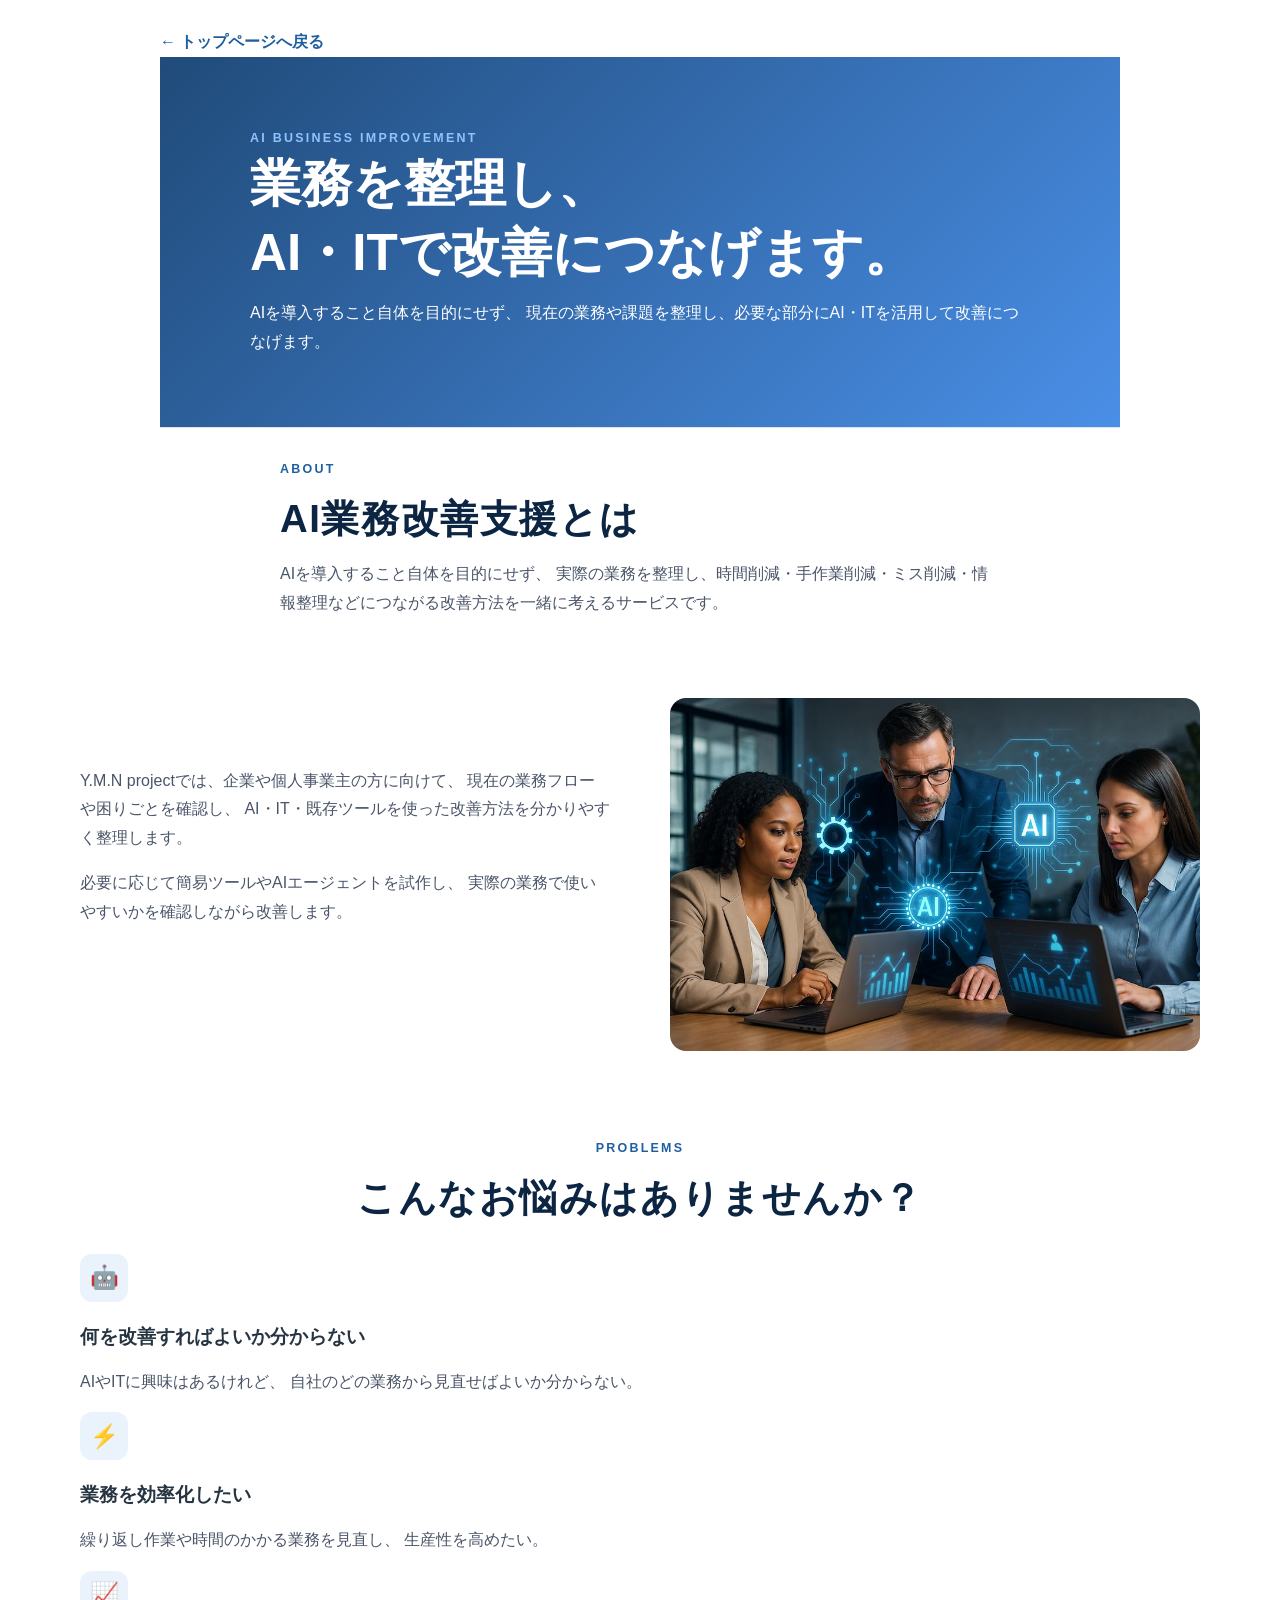
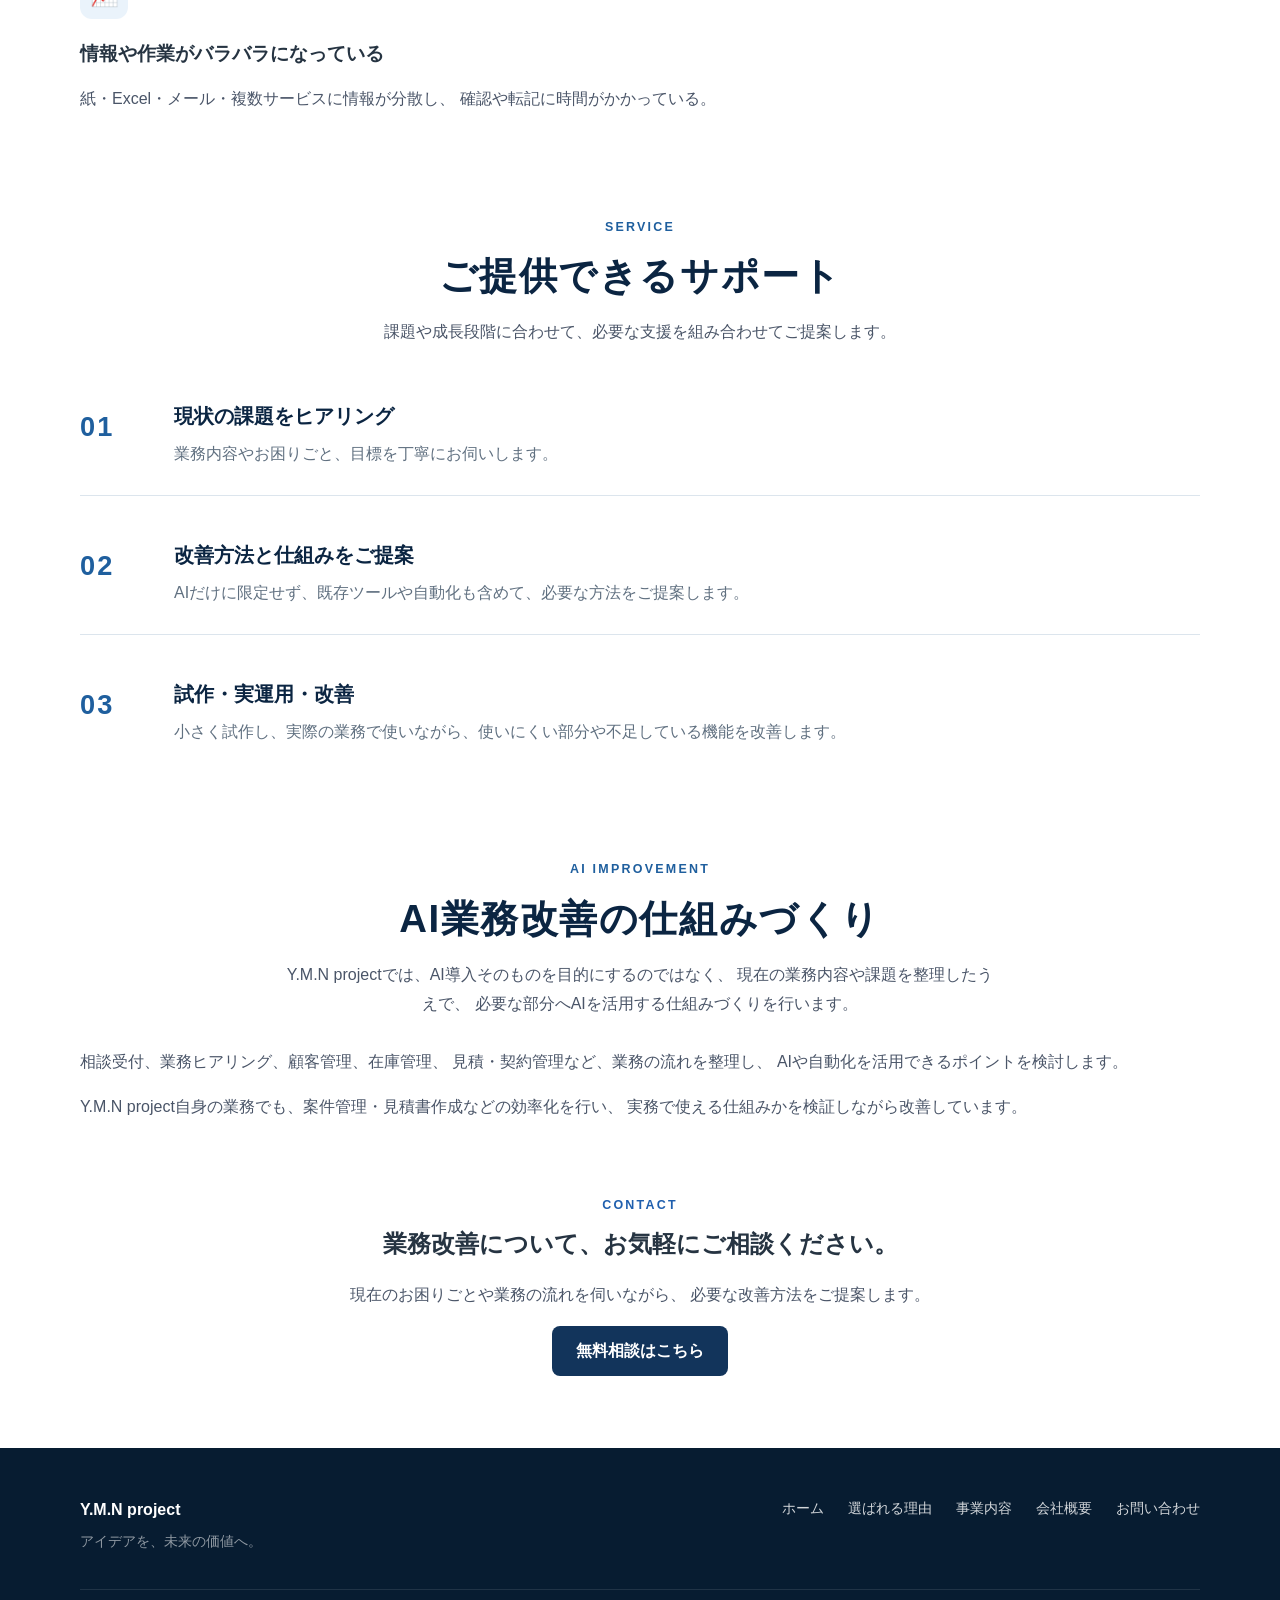
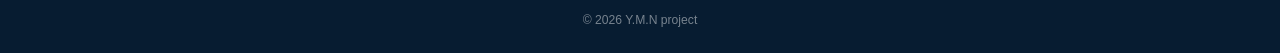
<file: ai-consulting.html>
<!DOCTYPE html>
<html lang="ja">
<head>
    <meta charset="UTF-8">
    <meta name="viewport" content="width=device-width, initial-scale=1.0">

    <meta
        name="description"
        content="Y.M.N projectのAI業務改善支援。業務ヒアリング、課題整理、AI活用、AIエージェント設計、試作・運用改善まで実務に合わせて支援します。"
    >

    <title>AI業務改善・AIエージェント｜Y.M.N project</title>

<link rel="stylesheet" href="style.css">
</head>

<body class="service-page">

    <nav class="page-nav">
        <a href="index.html#home">← トップページへ戻る</a>
    </nav>

    <header class="page-hero">
        <p class="section-label">AI BUSINESS IMPROVEMENT</p>

        <h1>業務を整理し、<br>AI・ITで改善につなげます。</h1>

        <p class="page-lead">
            AIを導入すること自体を目的にせず、
            現在の業務や課題を整理し、必要な部分にAI・ITを活用して改善につなげます。
        </p>
    </header>

    <main>

        <section class="page-section">
            <div class="page-section-inner">

                <div class="section-heading section-heading-left">
                    <p class="section-label">ABOUT</p>
                    <h2>AI業務改善支援とは</h2>

                    <p>
                        AIを導入すること自体を目的にせず、
                        実際の業務を整理し、時間削減・手作業削減・ミス削減・情報整理などにつながる改善方法を一緒に考えるサービスです。
                    </p>
                </div>

                <div class="page-two-column">
                    <div>
                        <p>
                            Y.M.N projectでは、企業や個人事業主の方に向けて、
                            現在の業務フローや困りごとを確認し、
                            AI・IT・既存ツールを使った改善方法を分かりやすく整理します。
                        </p>

                        <p>
                            必要に応じて簡易ツールやAIエージェントを試作し、
                            実際の業務で使いやすいかを確認しながら改善します。
                        </p>
                    </div>

                    <div class="page-image">
                    <img src="images/ai-consulting.jpg" alt="AIコンサルティングのイメージ">
                    </div>
                </div>

            </div>
        </section>

        <section class="page-section page-section-light">
            <div class="page-section-inner">

                <div class="section-heading">
                    <p class="section-label">PROBLEMS</p>
                    <h2>こんなお悩みはありませんか？</h2>
                </div>

                <div class="page-cards">
                    <article class="page-card">
                        <span class="card-icon" aria-hidden="true">🤖</span>
                        <h3>何を改善すればよいか分からない</h3>
                        <p>
                            AIやITに興味はあるけれど、
                            自社のどの業務から見直せばよいか分からない。
                        </p>
                    </article>

                    <article class="page-card">
                        <span class="card-icon" aria-hidden="true">⚡</span>
                        <h3>業務を効率化したい</h3>
                        <p>
                            繰り返し作業や時間のかかる業務を見直し、
                            生産性を高めたい。
                        </p>
                    </article>

                    <article class="page-card">
                        <span class="card-icon" aria-hidden="true">📈</span>
                        <h3>情報や作業がバラバラになっている</h3>
                        <p>
                            紙・Excel・メール・複数サービスに情報が分散し、
                            確認や転記に時間がかかっている。
                        </p>
                    </article>
                </div>

            </div>
        </section>

        <section class="page-section">
            <div class="page-section-inner">

                <div class="section-heading">
                    <p class="section-label">SERVICE</p>
                    <h2>ご提供できるサポート</h2>

                    <p>
                        課題や成長段階に合わせて、必要な支援を組み合わせてご提案します。
                    </p>
                </div>

            <div class="support-flow">

    <div class="flow-item">
        <div class="flow-number">01</div>
        <div class="flow-content">
            <h3>現状の課題をヒアリング</h3>
            <p>業務内容やお困りごと、目標を丁寧にお伺いします。</p>
        </div>
    </div>

    <div class="flow-item">
        <div class="flow-number">02</div>
        <div class="flow-content">
            <h3>改善方法と仕組みをご提案</h3>
            <p>AIだけに限定せず、既存ツールや自動化も含めて、必要な方法をご提案します。</p>
        </div>
    </div>

    <div class="flow-item">
        <div class="flow-number">03</div>
        <div class="flow-content">
            <h3>試作・実運用・改善</h3>
            <p>小さく試作し、実際の業務で使いながら、使いにくい部分や不足している機能を改善します。</p>
        </div>
    </div>

</div>

            </div>
        </section>
<section class="page-section">

    <div class="page-section-inner">

        <div class="section-heading">
            <p class="section-label">AI IMPROVEMENT</p>
            <h2>AI業務改善の仕組みづくり</h2>

            <p>
                Y.M.N projectでは、AI導入そのものを目的にするのではなく、
                現在の業務内容や課題を整理したうえで、
                必要な部分へAIを活用する仕組みづくりを行います。
            </p>
        </div>

        <div>

            <p>
                相談受付、業務ヒアリング、顧客管理、在庫管理、
                見積・契約管理など、業務の流れを整理し、
                AIや自動化を活用できるポイントを検討します。
            </p>

            <p>
                Y.M.N project自身の業務でも、案件管理・見積書作成などの効率化を行い、
                実務で使える仕組みかを検証しながら改善しています。
            </p>

        </div>

    </div>

</section>
        <section class="contact-area">
            <p class="section-label section-label-light">CONTACT</p>

            <h2>業務改善について、お気軽にご相談ください。</h2>

            <p>
                現在のお困りごとや業務の流れを伺いながら、
                必要な改善方法をご提案します。
            </p>

            <a href="index.html#contact" class="contact-button">
                無料相談はこちら
            </a>
        </section>

    </main>

    <footer class="site-footer">
        <div class="footer-inner">
            <div>
                <p class="footer-logo">Y.M.N project</p>
                <p class="footer-message">アイデアを、未来の価値へ。</p>
            </div>

            <nav class="footer-nav" aria-label="フッターメニュー">
                <a href="index.html#home">ホーム</a>
                <a href="index.html#reasons">選ばれる理由</a>
                <a href="index.html#services">事業内容</a>
                <a href="index.html#company">会社概要</a>
                <a href="index.html#contact">お問い合わせ</a>
            </nav>
        </div>

        <p class="copyright">
            &copy; 2026 Y.M.N project 
        </p>
    </footer>

</body>
</html>
</file>
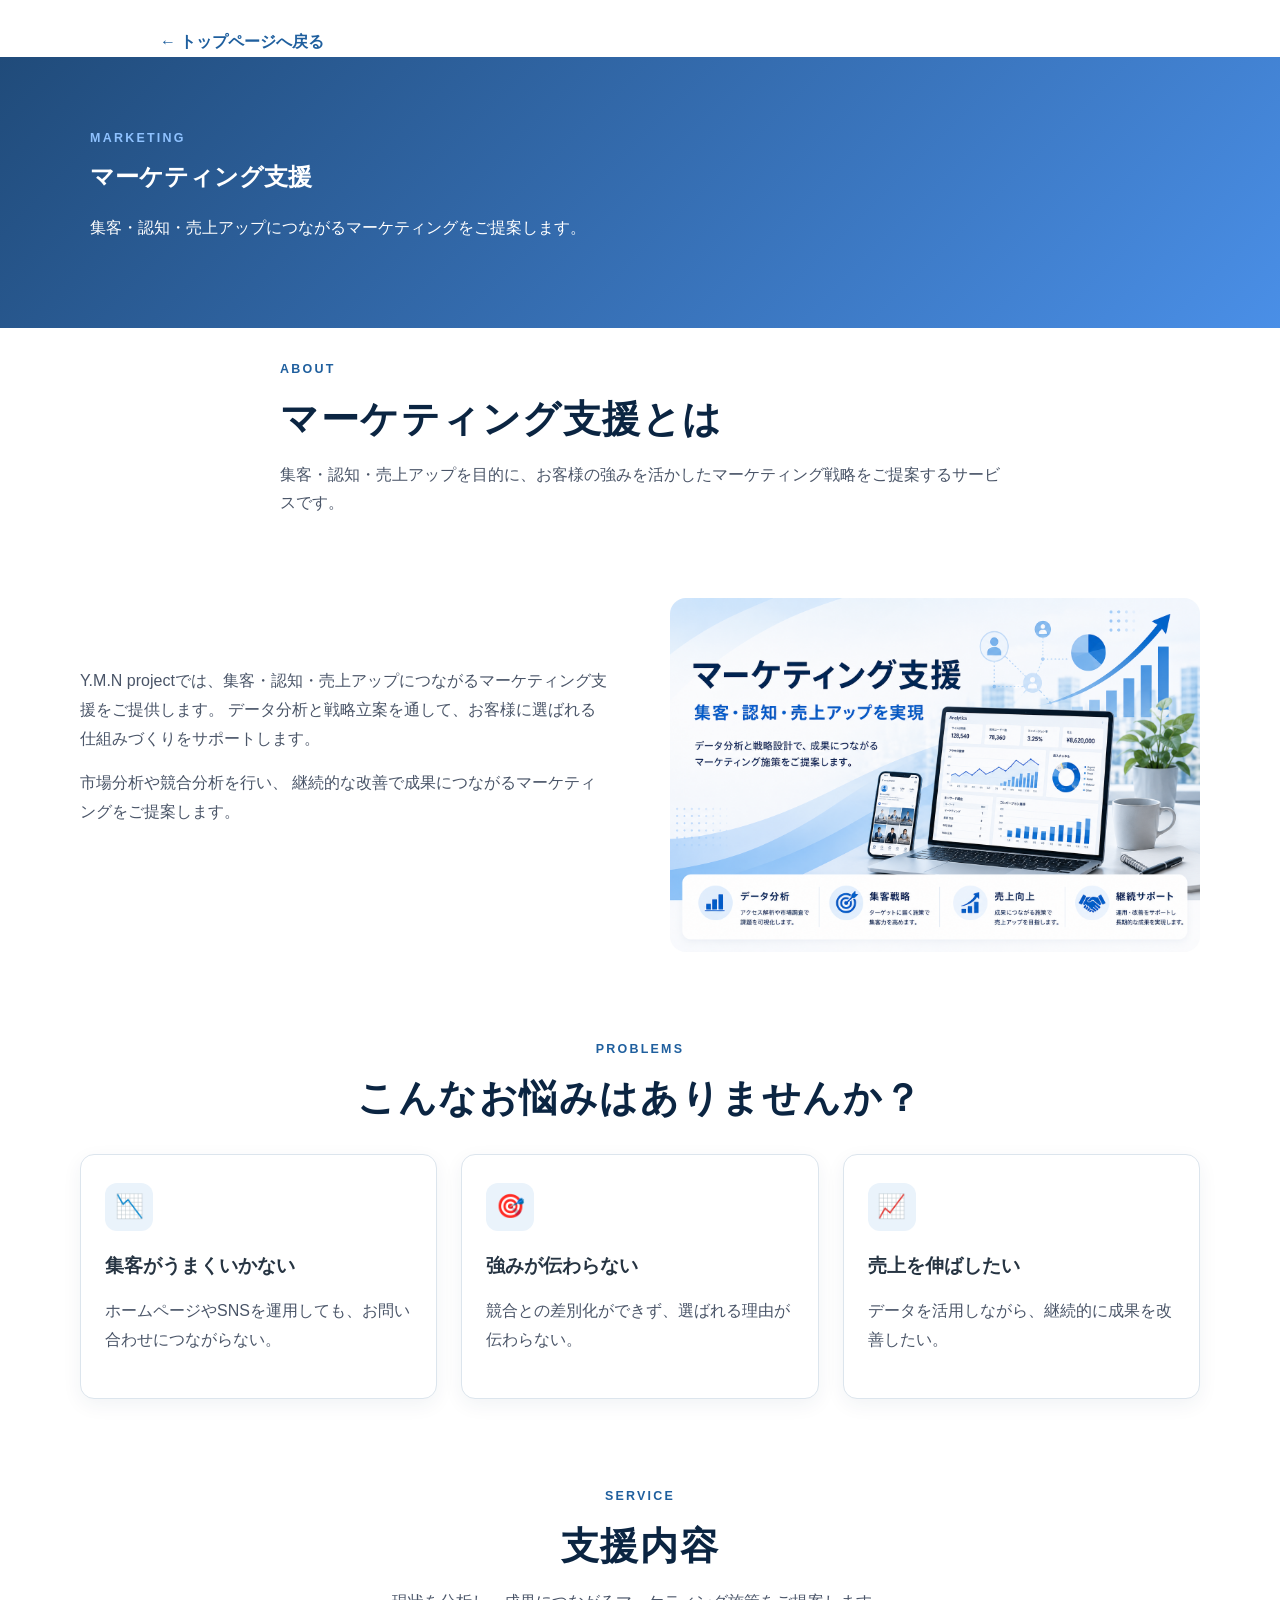
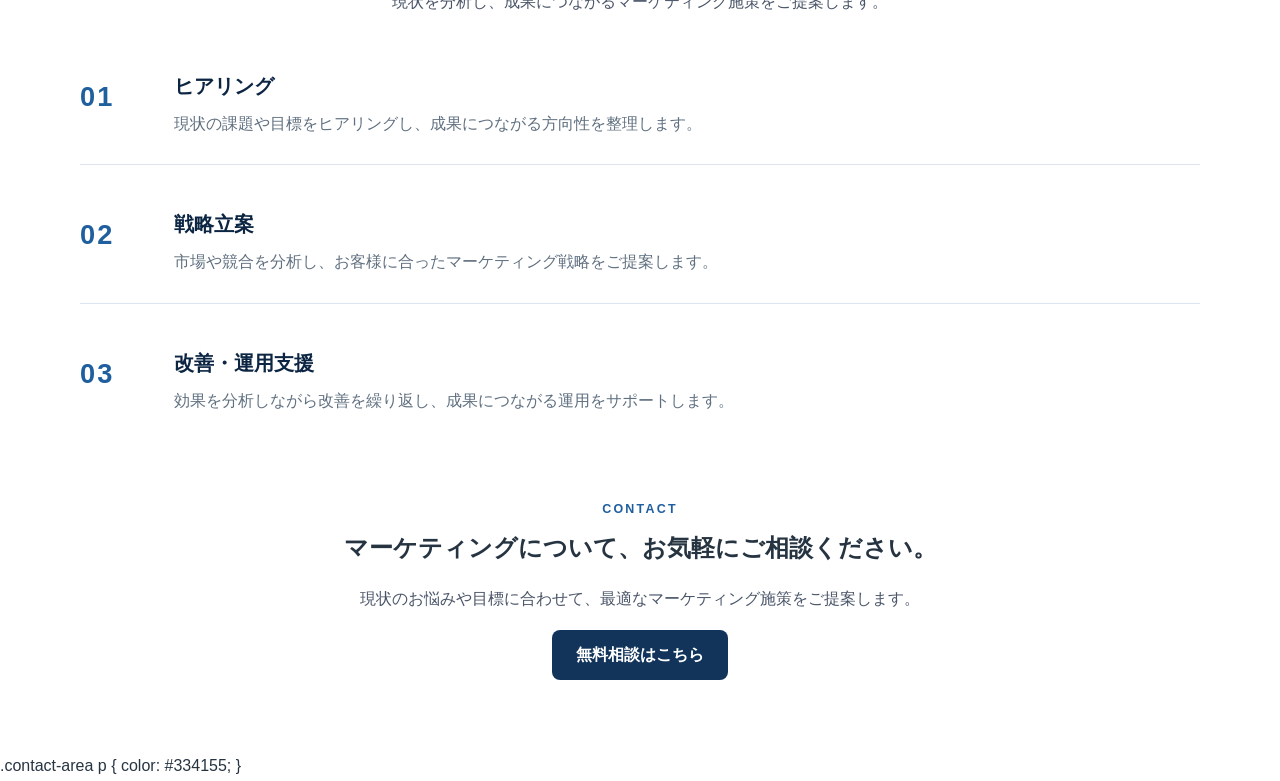
<file: marketing.html>
<!DOCTYPE html>
<html lang="ja">
<head>
    <meta charset="UTF-8">
    <meta name="viewport" content="width=device-width, initial-scale=1.0">
    <title>ホームページ制作 | Y.M.N project </title>
    <link rel="stylesheet" href="style.css">
</head>

<body class="service-page">

<nav class="page-nav">
   <a href="index.html
#home">← トップページへ戻る</a>
</nav>

<main>

<section class="page-hero">
    <div class="page-hero-inner">
        <p class="section-label">MARKETING</p>
            <h1>マーケティング支援</h1>
        
        <p class="page-lead">
集客・認知・売上アップにつながるマーケティングをご提案します。
</p>
    </div>
</section>

<section class="page-section">
    <div class="page-section-inner">

        <div class="section-heading section-heading-left">
            <p class="section-label">ABOUT</p>
            <h2>マーケティング支援とは</h2>

        <p>
集客・認知・売上アップを目的に、お客様の強みを活かしたマーケティング戦略をご提案するサービスです。
</p>
        </div>

        <div class="page-two-column">

            <div>

                <p>
Y.M.N projectでは、集客・認知・売上アップにつながるマーケティング支援をご提供します。
データ分析と戦略立案を通して、お客様に選ばれる仕組みづくりをサポートします。
</p>

          <p>
市場分析や競合分析を行い、
継続的な改善で成果につながるマーケティングをご提案します。
</p>  

            </div>

            <div class="page-image">
            <img src="images/marketing-hero.png" alt="マーケティング支援">
            </div>

        </div>

    </div>
</section>
<section class="page-section page-section-light">

    <div class="page-section-inner">

        <div class="section-heading">
            <p class="section-label">PROBLEMS</p>
            <h2>こんなお悩みはありませんか？</h2>
        </div>

        <div class="problem-grid">

            <article class="problem-card">
    <span class="card-icon">📉</span>
    <h3>集客がうまくいかない</h3>
    <p>ホームページやSNSを運用しても、お問い合わせにつながらない。</p>
</article>

     <article class="problem-card">
    <span class="card-icon">🎯</span>
    <h3>強みが伝わらない</h3>
    <p>競合との差別化ができず、選ばれる理由が伝わらない。</p>
</article>  
     <article class="problem-card">
    <span class="card-icon">📈</span>
    <h3>売上を伸ばしたい</h3>
    <p>データを活用しながら、継続的に成果を改善したい。</p>
</article>

        </div>

    </div>

</section>

<section class="page-section">

    <div class="page-section-inner">

        <div class="section-heading">
            <p class="section-label">SERVICE</p>
<h2>支援内容</h2>
<p>現状を分析し、成果につながるマーケティング施策をご提案します。</p>
        </div>

        <div class="support-flow">

            <div class="flow-item">
                <div class="flow-number">01</div>
                <div class="flow-content">
                    <h3>ヒアリング</h3>
                    <p>現状の課題や目標をヒアリングし、成果につながる方向性を整理します。</p>
                </div>
            </div>

            <div class="flow-item">
                <div class="flow-number">02</div>
                <div class="flow-content">
                    <h3>戦略立案</h3>
<p>市場や競合を分析し、お客様に合ったマーケティング戦略をご提案します。</p>
                    
                </div>
            </div>

            <div class="flow-item">
                <div class="flow-number">03</div>
                <div class="flow-content">
                <h3>改善・運用支援</h3>
<p>効果を分析しながら改善を繰り返し、成果につながる運用をサポートします。</p>
                </div>
            </div>

        </div>

    </div>

</section>

<section class="contact-area">

    <p class="section-label">CONTACT</p>

    <h2>マーケティングについて、お気軽にご相談ください。</h2>

    <p>
現状のお悩みや目標に合わせて、最適なマーケティング施策をご提案します。
</p>

    <a href="index.html
#contact" class="contact-button">
        無料相談はこちら
    </a>

</section>

</main>

</body>
</html>
.contact-area p {
    color: #334155;
}
</file>
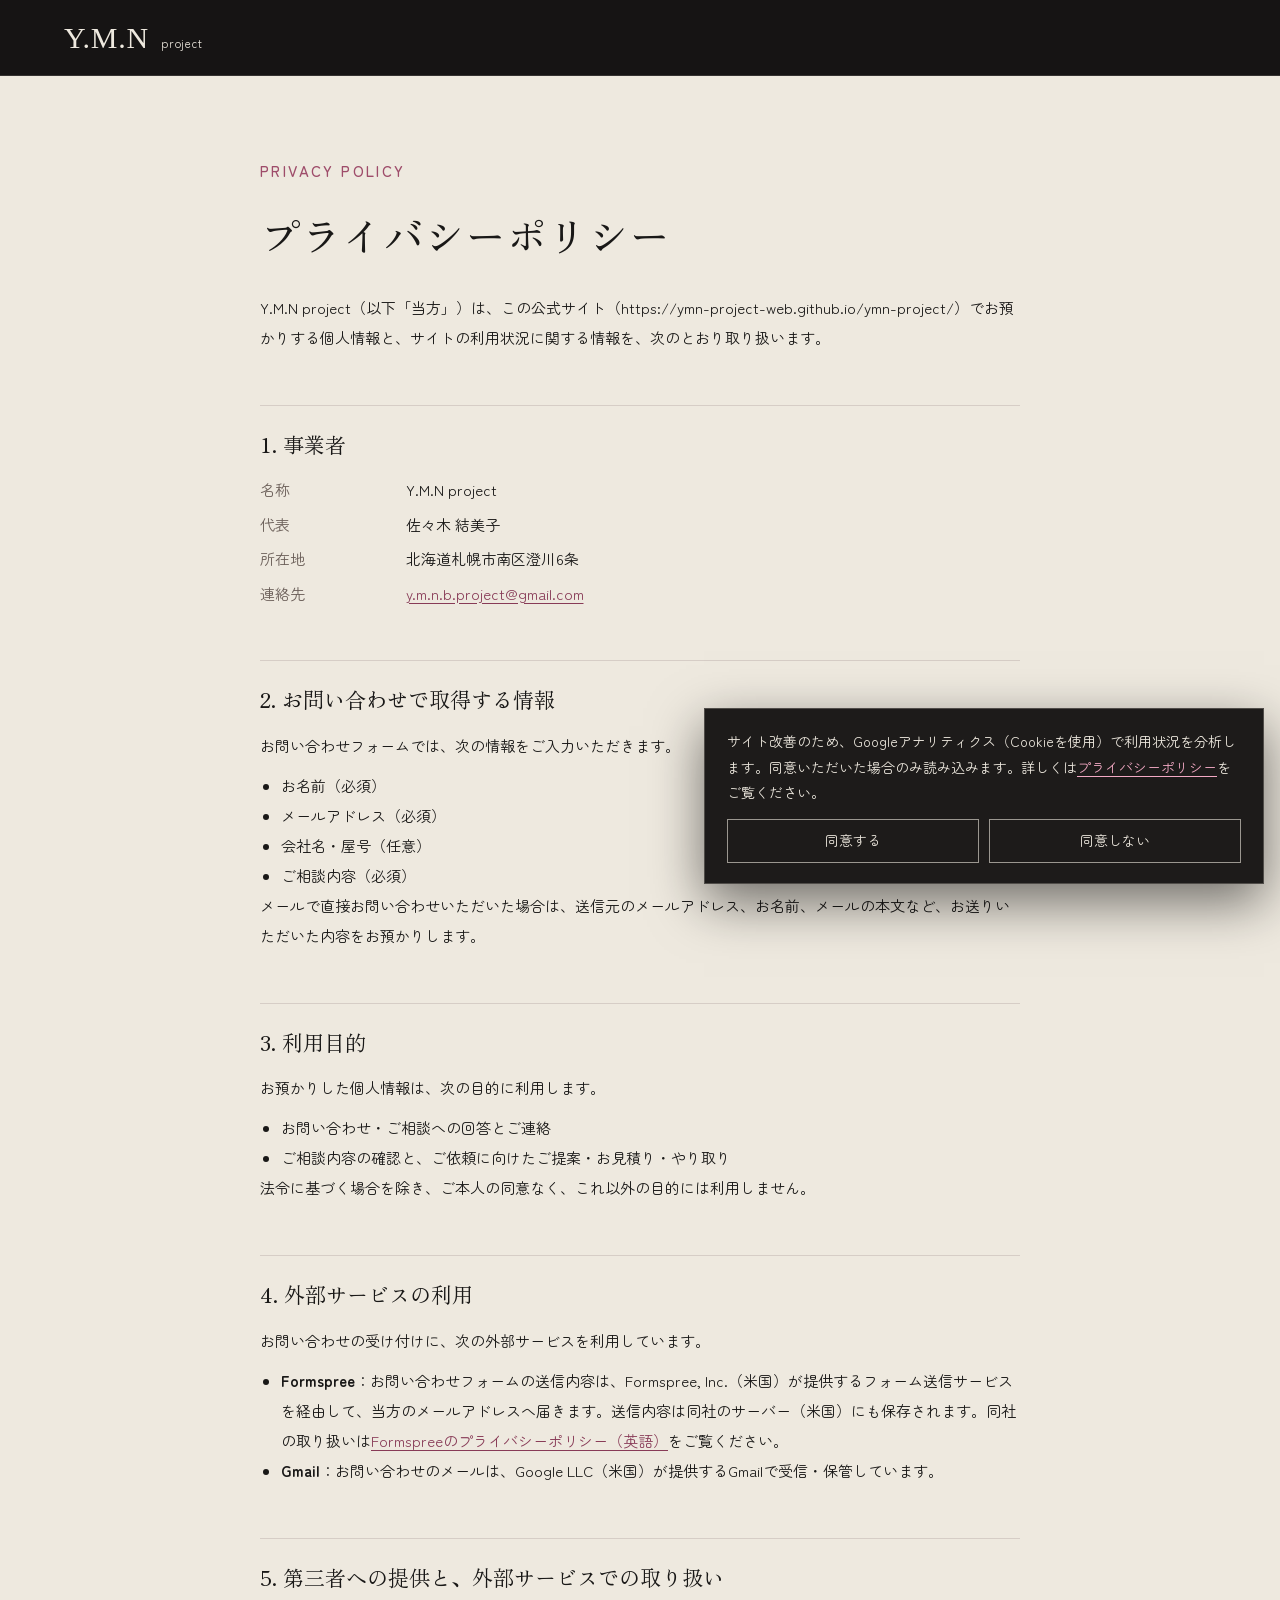
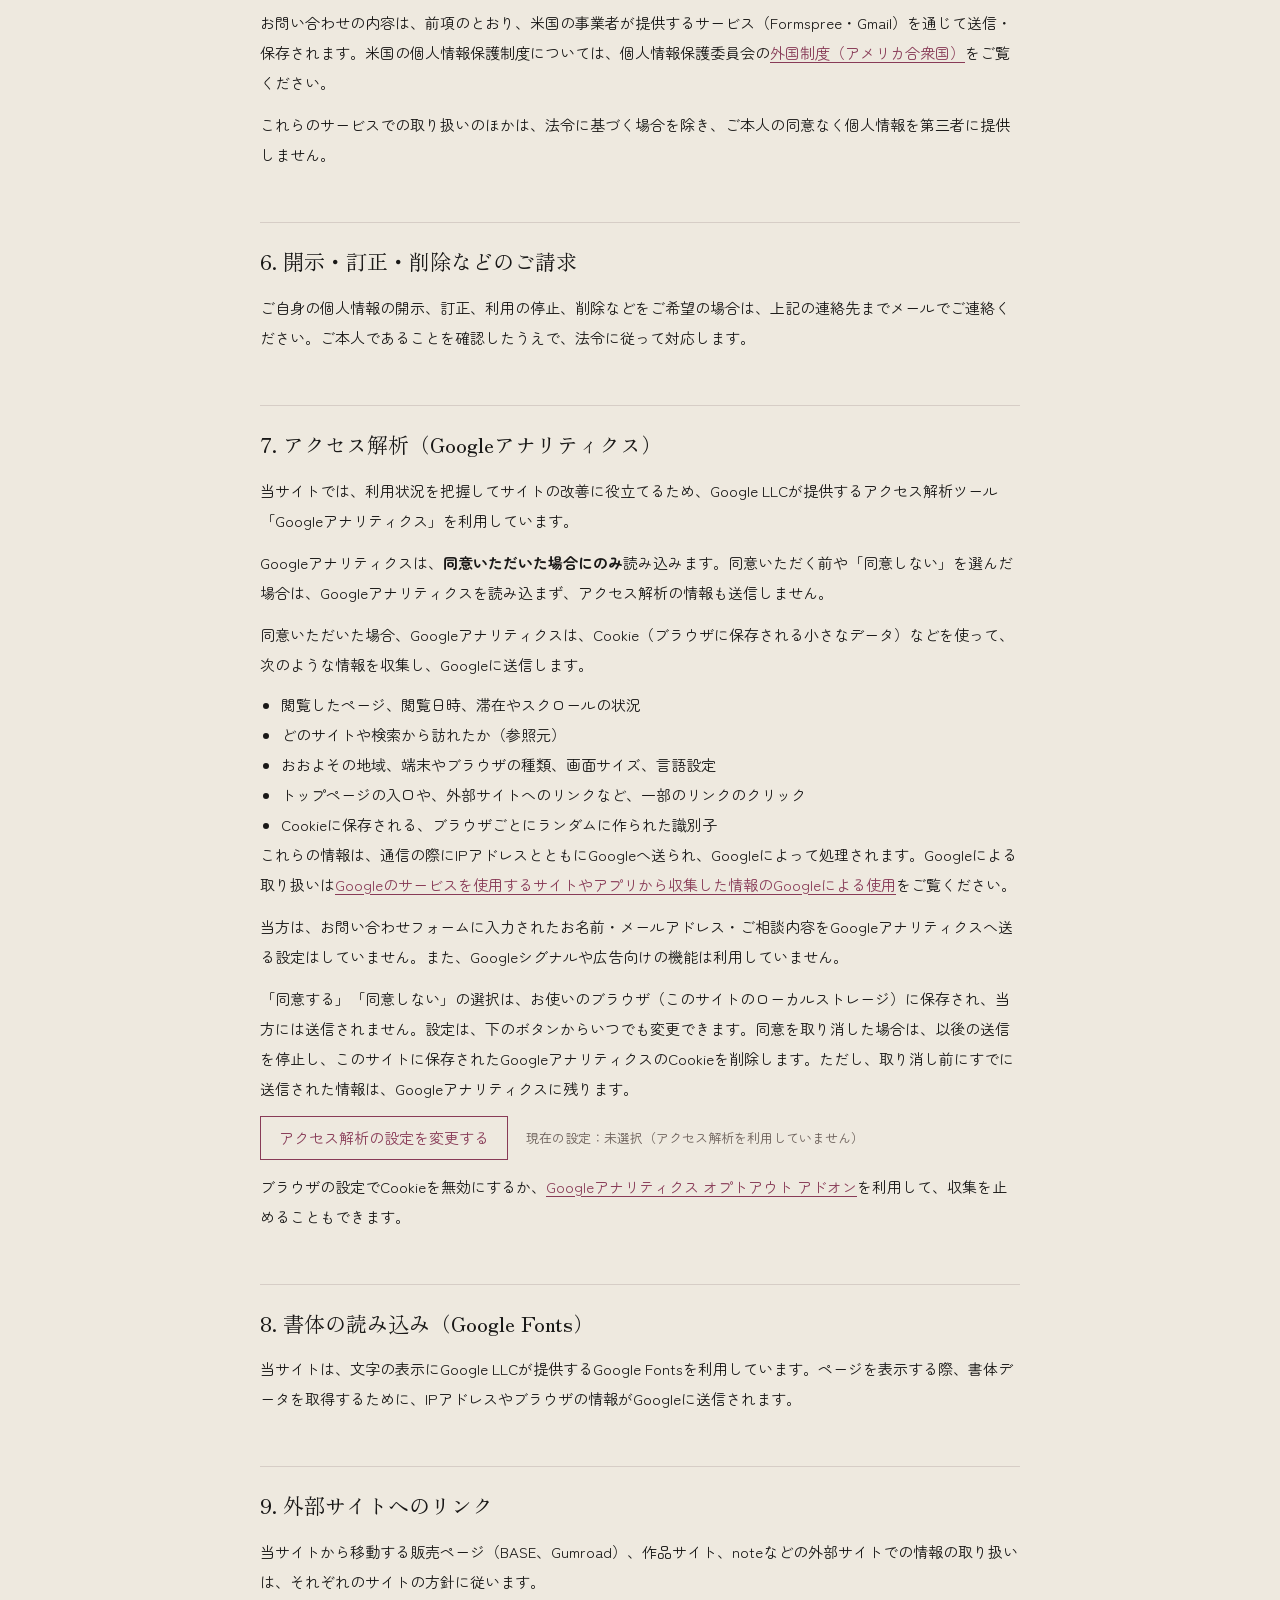
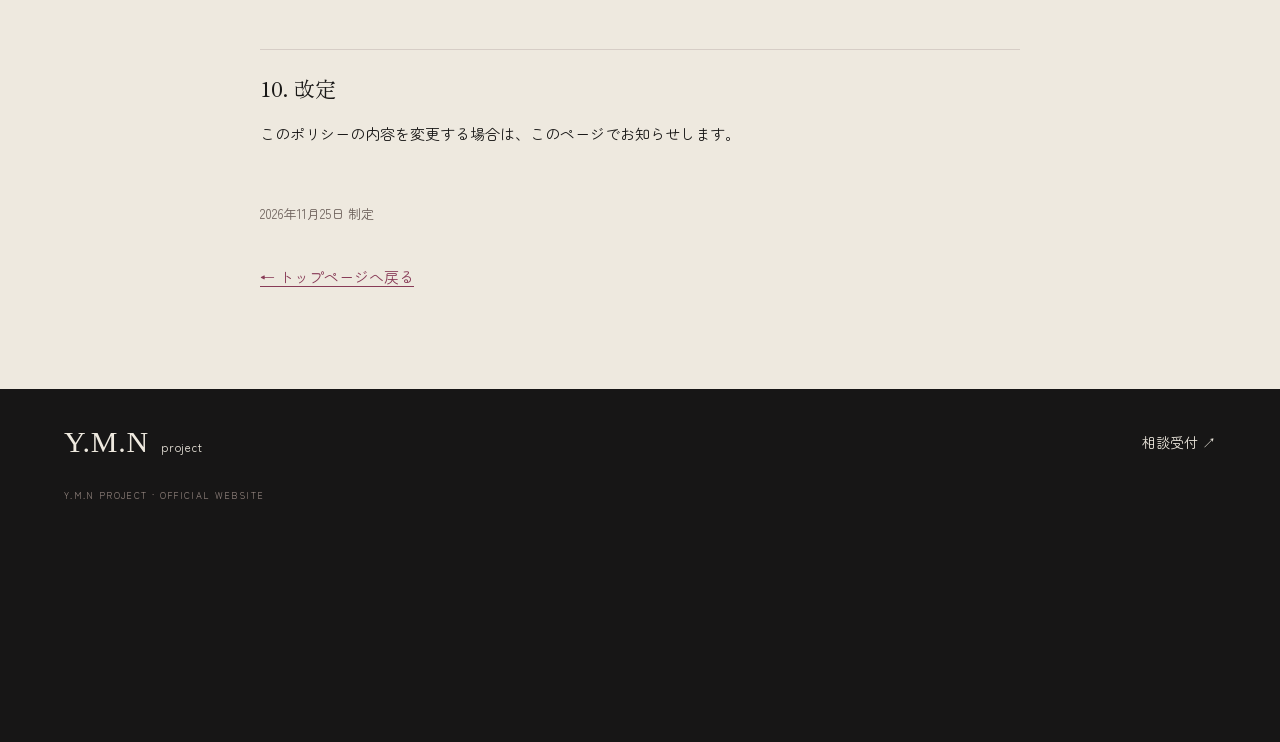
<file: privacy.html>
<!doctype html><html lang="ja">
<head><meta charset="utf-8"><meta name="viewport" content="width=device-width,initial-scale=1"><title>プライバシーポリシー｜Y.M.N project</title><meta name="description" content="Y.M.N project公式サイトにおける、お問い合わせで取得する個人情報の取り扱いと、アクセス解析（Googleアナリティクス）の利用について。"><link rel="preconnect" href="https://fonts.googleapis.com"><link rel="preconnect" href="https://fonts.gstatic.com" crossorigin><link rel="stylesheet" href="https://fonts.googleapis.com/css2?family=Zen+Maru+Gothic:wght@400;500&family=Zen+Old+Mincho:wght@400&display=swap"><link rel="stylesheet" href="website-v2.css"><script src="analytics.js" defer></script><link rel="icon" href="data:,">
<style>
.policy{padding:80px var(--pad) 90px}
.policy-inner{max-width:760px;margin:0 auto}
.policy .eyebrow{color:#9e4c6a;margin-bottom:18px}
.policy h1{font-size:clamp(30px,3.2vw,44px);line-height:1.5;margin-bottom:28px}
.policy h2{font-size:21px;line-height:1.6;margin:52px 0 14px;padding-top:22px;border-top:1px solid #745b6233}
.policy p,.policy li{font-size:15px;line-height:2}
.policy p+p{margin-top:12px}
.policy ul{margin:10px 0 0;padding-left:1.4em}
.policy dl{margin:10px 0 0;display:grid;grid-template-columns:8.5em 1fr;gap:6px 18px}
.policy dt{color:#6b5f59}
.policy dd{margin:0}
.policy a{color:#883b57;text-decoration:underline;text-underline-offset:3px;overflow-wrap:anywhere}
.policy .dates{margin-top:52px;font-size:13px;color:#6b5f59}
.consent-setting{display:flex;flex-wrap:wrap;align-items:center;gap:10px 18px;margin-top:18px}
.consent-setting button{min-height:44px;padding:0 18px;border:1px solid #883b57;background:transparent;color:#883b57;font:inherit;cursor:pointer}
.consent-setting button:hover{background:#883b57;color:#fff}
.consent-setting span{font-size:13px;color:#6b5f59}
.policy-back{display:inline-flex;align-items:center;min-height:44px;margin-top:28px}
@media(max-width:760px){.policy-page .museum-header{height:76px;align-items:center;padding-top:0}.policy{padding:52px 24px 64px}.policy dl{grid-template-columns:1fr;gap:0}.policy dd{margin-bottom:10px}.policy h2{font-size:19px}}
</style></head>
<body class="policy-page">
<a class="skip-link" href="#main">本文へスキップ</a>
<header class="museum-header"><a class="brand" href="./">Y.M.N <small>project</small></a></header>
<main id="main" class="paper policy" tabindex="-1"><article class="policy-inner">
<p class="eyebrow">PRIVACY POLICY</p>
<h1>プライバシーポリシー</h1>
<p>Y.M.N project（以下「当方」）は、この公式サイト（https://ymn-project-web.github.io/ymn-project/）でお預かりする個人情報と、サイトの利用状況に関する情報を、次のとおり取り扱います。</p>

<h2>1. 事業者</h2>
<dl><dt>名称</dt><dd>Y.M.N project</dd><dt>代表</dt><dd>佐々木 結美子</dd><dt>所在地</dt><dd>北海道札幌市南区澄川6条</dd><dt>連絡先</dt><dd><a href="mailto:y.m.n.b.project@gmail.com">y.m.n.b.project@gmail.com</a></dd></dl>

<h2>2. お問い合わせで取得する情報</h2>
<p>お問い合わせフォームでは、次の情報をご入力いただきます。</p>
<ul><li>お名前（必須）</li><li>メールアドレス（必須）</li><li>会社名・屋号（任意）</li><li>ご相談内容（必須）</li></ul>
<p>メールで直接お問い合わせいただいた場合は、送信元のメールアドレス、お名前、メールの本文など、お送りいただいた内容をお預かりします。</p>

<h2>3. 利用目的</h2>
<p>お預かりした個人情報は、次の目的に利用します。</p>
<ul><li>お問い合わせ・ご相談への回答とご連絡</li><li>ご相談内容の確認と、ご依頼に向けたご提案・お見積り・やり取り</li></ul>
<p>法令に基づく場合を除き、ご本人の同意なく、これ以外の目的には利用しません。</p>

<h2>4. 外部サービスの利用</h2>
<p>お問い合わせの受け付けに、次の外部サービスを利用しています。</p>
<ul>
<li><strong>Formspree</strong>：お問い合わせフォームの送信内容は、Formspree, Inc.（米国）が提供するフォーム送信サービスを経由して、当方のメールアドレスへ届きます。送信内容は同社のサーバー（米国）にも保存されます。同社の取り扱いは<a href="https://formspree.io/legal/privacy-policy" target="_blank" rel="noopener">Formspreeのプライバシーポリシー（英語）</a>をご覧ください。</li>
<li><strong>Gmail</strong>：お問い合わせのメールは、Google LLC（米国）が提供するGmailで受信・保管しています。</li>
</ul>

<h2>5. 第三者への提供と、外部サービスでの取り扱い</h2>
<p>お問い合わせの内容は、前項のとおり、米国の事業者が提供するサービス（Formspree・Gmail）を通じて送信・保存されます。米国の個人情報保護制度については、個人情報保護委員会の<a href="https://www.ppc.go.jp/enforcement/infoprovision/laws/offshore_report_america/" target="_blank" rel="noopener">外国制度（アメリカ合衆国）</a>をご覧ください。</p>
<p>これらのサービスでの取り扱いのほかは、法令に基づく場合を除き、ご本人の同意なく個人情報を第三者に提供しません。</p>

<h2>6. 開示・訂正・削除などのご請求</h2>
<p>ご自身の個人情報の開示、訂正、利用の停止、削除などをご希望の場合は、上記の連絡先までメールでご連絡ください。ご本人であることを確認したうえで、法令に従って対応します。</p>

<h2>7. アクセス解析（Googleアナリティクス）</h2>
<p>当サイトでは、利用状況を把握してサイトの改善に役立てるため、Google LLCが提供するアクセス解析ツール「Googleアナリティクス」を利用しています。</p>
<p>Googleアナリティクスは、<strong>同意いただいた場合にのみ</strong>読み込みます。同意いただく前や「同意しない」を選んだ場合は、Googleアナリティクスを読み込まず、アクセス解析の情報も送信しません。</p>
<p>同意いただいた場合、Googleアナリティクスは、Cookie（ブラウザに保存される小さなデータ）などを使って、次のような情報を収集し、Googleに送信します。</p>
<ul><li>閲覧したページ、閲覧日時、滞在やスクロールの状況</li><li>どのサイトや検索から訪れたか（参照元）</li><li>おおよその地域、端末やブラウザの種類、画面サイズ、言語設定</li><li>トップページの入口や、外部サイトへのリンクなど、一部のリンクのクリック</li><li>Cookieに保存される、ブラウザごとにランダムに作られた識別子</li></ul>
<p>これらの情報は、通信の際にIPアドレスとともにGoogleへ送られ、Googleによって処理されます。Googleによる取り扱いは<a href="https://policies.google.com/technologies/partner-sites?hl=ja" target="_blank" rel="noopener">Googleのサービスを使用するサイトやアプリから収集した情報のGoogleによる使用</a>をご覧ください。</p>
<p>当方は、お問い合わせフォームに入力されたお名前・メールアドレス・ご相談内容をGoogleアナリティクスへ送る設定はしていません。また、Googleシグナルや広告向けの機能は利用していません。</p>
<p>「同意する」「同意しない」の選択は、お使いのブラウザ（このサイトのローカルストレージ）に保存され、当方には送信されません。設定は、下のボタンからいつでも変更できます。同意を取り消した場合は、以後の送信を停止し、このサイトに保存されたGoogleアナリティクスのCookieを削除します。ただし、取り消し前にすでに送信された情報は、Googleアナリティクスに残ります。</p>
<p class="consent-setting"><button type="button" id="ymn-consent-open">アクセス解析の設定を変更する</button><span id="ymn-consent-status" aria-live="polite"></span></p>
<p>ブラウザの設定でCookieを無効にするか、<a href="https://tools.google.com/dlpage/gaoptout?hl=ja" target="_blank" rel="noopener">Googleアナリティクス オプトアウト アドオン</a>を利用して、収集を止めることもできます。</p>

<h2>8. 書体の読み込み（Google Fonts）</h2>
<p>当サイトは、文字の表示にGoogle LLCが提供するGoogle Fontsを利用しています。ページを表示する際、書体データを取得するために、IPアドレスやブラウザの情報がGoogleに送信されます。</p>

<h2>9. 外部サイトへのリンク</h2>
<p>当サイトから移動する販売ページ（BASE、Gumroad）、作品サイト、noteなどの外部サイトでの情報の取り扱いは、それぞれのサイトの方針に従います。</p>

<h2>10. 改定</h2>
<p>このポリシーの内容を変更する場合は、このページでお知らせします。</p>

<p class="dates">2026年11月25日 制定</p>
<a class="policy-back" href="./">← トップページへ戻る</a>
</article></main>
<footer><a class="brand" href="./">Y.M.N <small>project</small></a><a href="./#consultation">相談受付 ↗</a><span>Y.M.N PROJECT · OFFICIAL WEBSITE</span></footer>
</body></html>
</file>
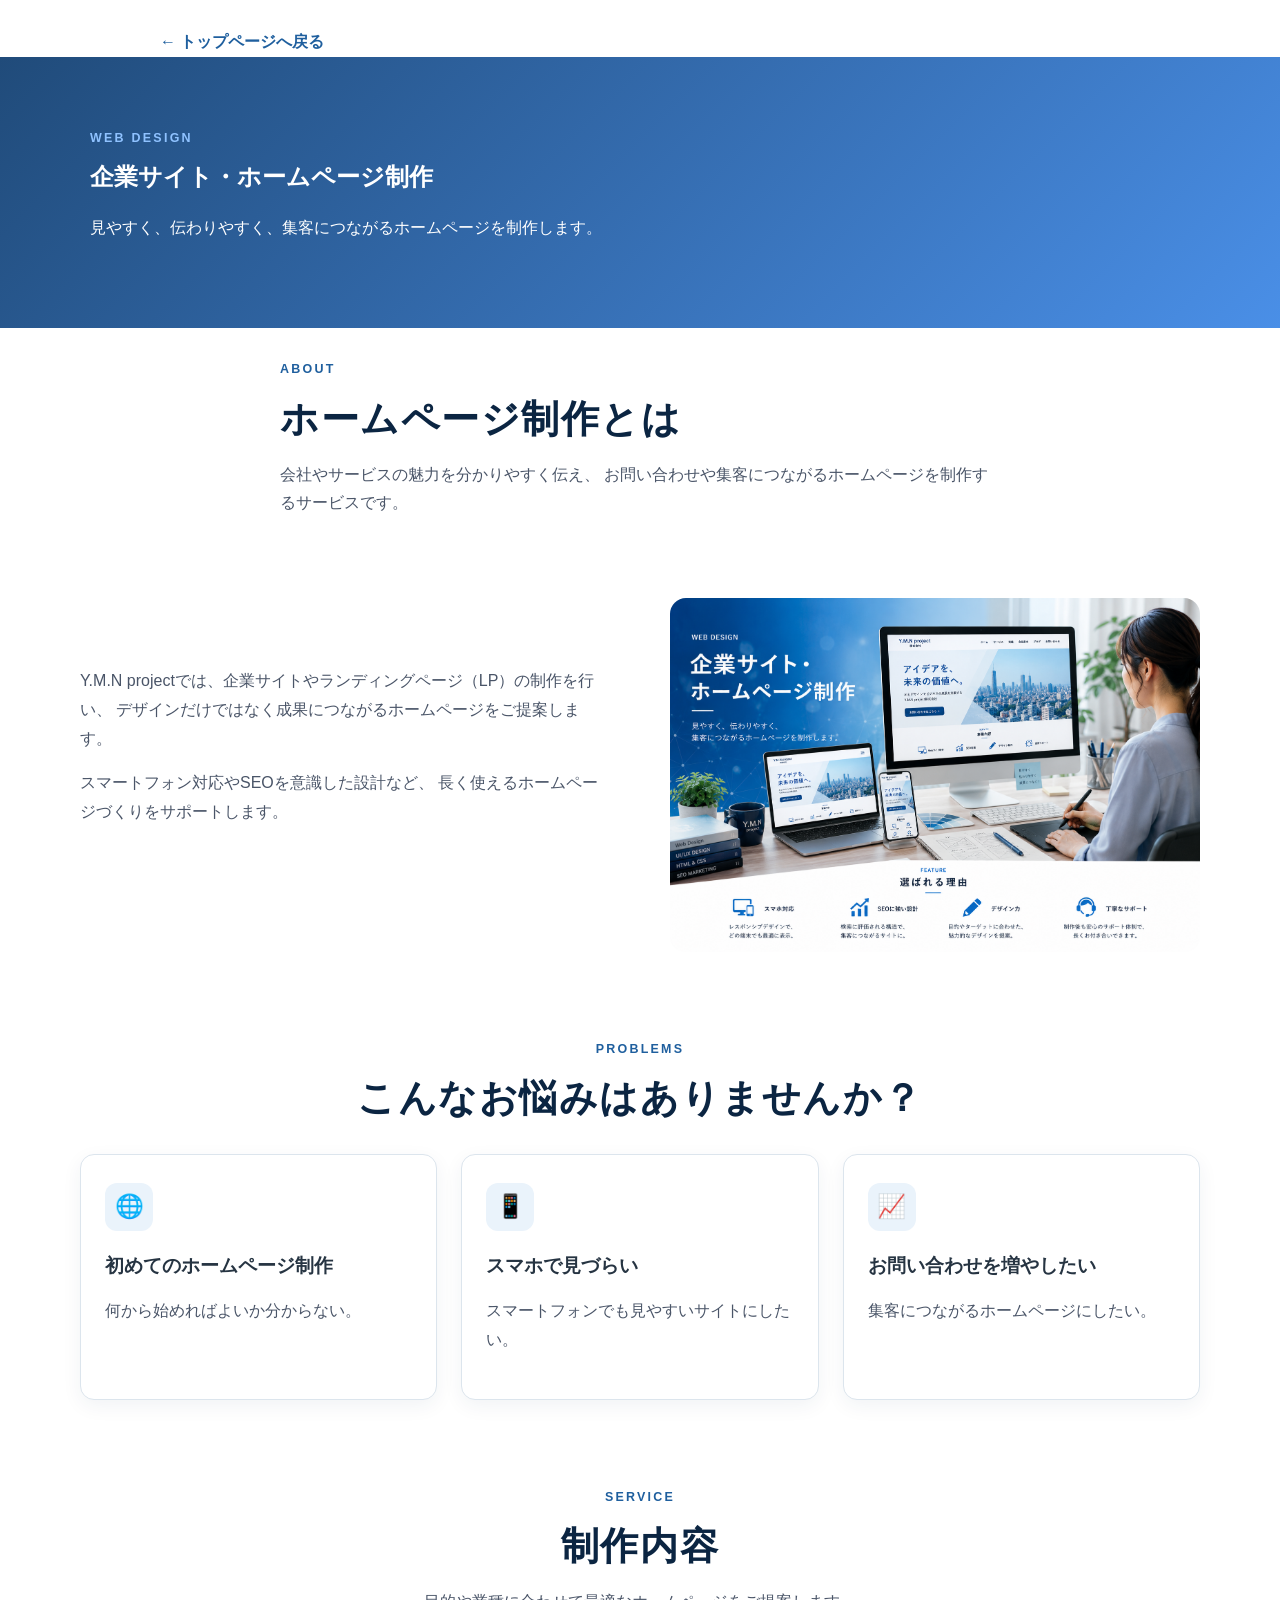
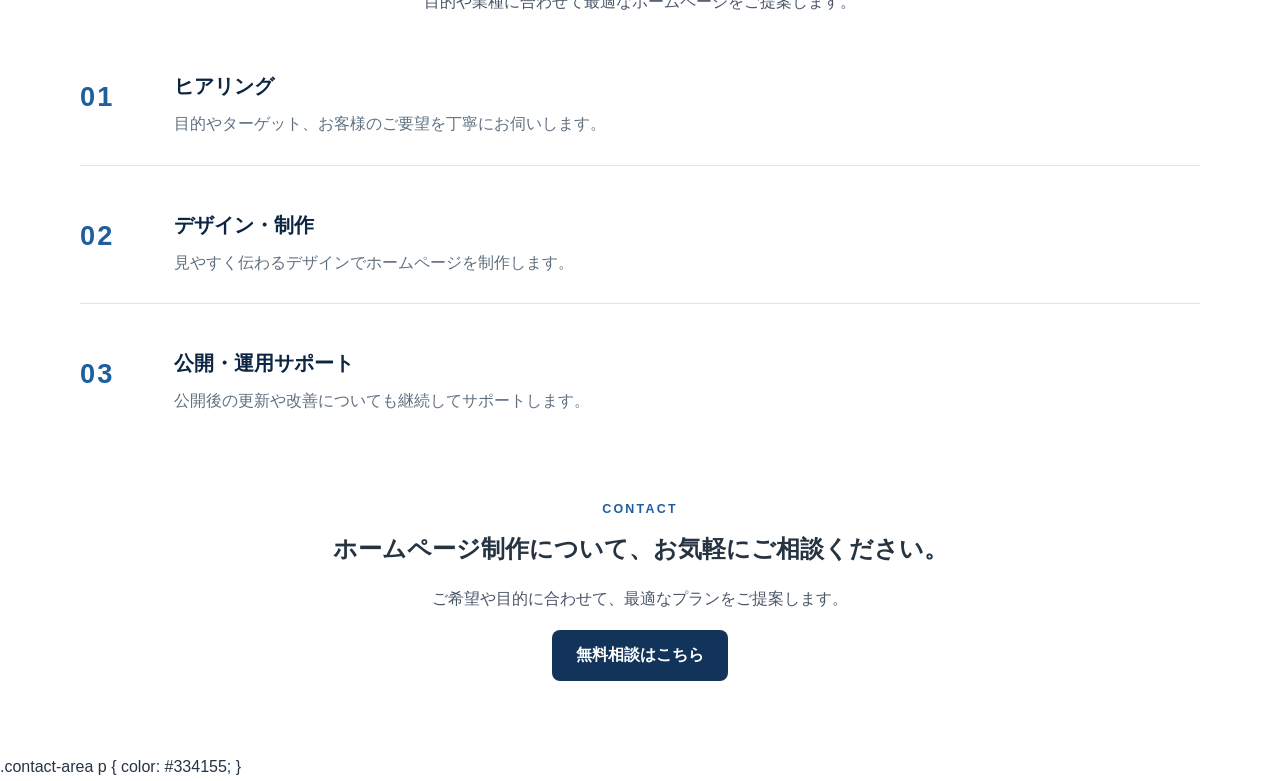
<file: web-design.html>
<!DOCTYPE html>
<html lang="ja">
<head>
    <meta charset="UTF-8">
    <meta name="viewport" content="width=device-width, initial-scale=1.0">
    <title>ホームページ制作 | Y.M.N project </title>
    <link rel="stylesheet" href="style.css">
</head>

<body class="service-page">

<nav class="page-nav">
   <a href="index.html
#home">← トップページへ戻る</a>
</nav>

<main>

<section class="page-hero">
    <div class="page-hero-inner">
        <p class="section-label">WEB DESIGN</p>
        <h1>企業サイト・ホームページ制作</h1>
        <p class="page-lead">
    見やすく、伝わりやすく、集客につながるホームページを制作します。
</p>
    </div>
</section>

<section class="page-section">
    <div class="page-section-inner">

        <div class="section-heading section-heading-left">
            <p class="section-label">ABOUT</p>
            <h2>ホームページ制作とは</h2>

            <p>
                会社やサービスの魅力を分かりやすく伝え、
                お問い合わせや集客につながるホームページを制作するサービスです。
            </p>
        </div>

        <div class="page-two-column">

            <div>

                <p>
                    Y.M.N projectでは、企業サイトやランディングページ（LP）の制作を行い、
                    デザインだけではなく成果につながるホームページをご提案します。
                </p>

                <p>
                    スマートフォン対応やSEOを意識した設計など、
                    長く使えるホームページづくりをサポートします。
                </p>

            </div>

            <div class="page-image">
            <img src="images/web-design-hero.png" alt="ホームページ制作">
            </div>

        </div>

    </div>
</section>
<section class="page-section page-section-light">

    <div class="page-section-inner">

        <div class="section-heading">
            <p class="section-label">PROBLEMS</p>
            <h2>こんなお悩みはありませんか？</h2>
        </div>

        <div class="problem-grid">

            <article class="problem-card">
                <span class="card-icon">🌐</span>
                <h3>初めてのホームページ制作</h3>
                <p>何から始めればよいか分からない。</p>
            </article>

            <article class="problem-card">
                <span class="card-icon">📱</span>
                <h3>スマホで見づらい</h3>
                <p>スマートフォンでも見やすいサイトにしたい。</p>
            </article>

            <article class="problem-card">
                <span class="card-icon">📈</span>
                <h3>お問い合わせを増やしたい</h3>
                <p>集客につながるホームページにしたい。</p>
            </article>

        </div>

    </div>

</section>

<section class="page-section">

    <div class="page-section-inner">

        <div class="section-heading">
            <p class="section-label">SERVICE</p>
            <h2>制作内容</h2>
            <p>目的や業種に合わせて最適なホームページをご提案します。</p>
        </div>

        <div class="support-flow">

            <div class="flow-item">
                <div class="flow-number">01</div>
                <div class="flow-content">
                    <h3>ヒアリング</h3>
                    <p>目的やターゲット、お客様のご要望を丁寧にお伺いします。</p>
                </div>
            </div>

            <div class="flow-item">
                <div class="flow-number">02</div>
                <div class="flow-content">
                    <h3>デザイン・制作</h3>
                    <p>見やすく伝わるデザインでホームページを制作します。</p>
                </div>
            </div>

            <div class="flow-item">
                <div class="flow-number">03</div>
                <div class="flow-content">
                    <h3>公開・運用サポート</h3>
                    <p>公開後の更新や改善についても継続してサポートします。</p>
                </div>
            </div>

        </div>

    </div>

</section>

<section class="contact-area">

    <p class="section-label">CONTACT</p>

    <h2>ホームページ制作について、お気軽にご相談ください。</h2>

    <p>
        ご希望や目的に合わせて、最適なプランをご提案します。
    </p>

    <a href="index.html
#contact" class="contact-button">
        無料相談はこちら
    </a>

</section>

</main>

</body>
</html>
.contact-area p {
    color: #334155;
}
</file>
<file: website-v2.css>
:root{--pink:#EE78A3;--ink:#191817;--ivory:#eee9df;--muted:#c7beb6;--sans:"Zen Maru Gothic","Yu Gothic","Hiragino Kaku Gothic ProN",Meiryo,sans-serif;--serif:"Zen Old Mincho","Yu Mincho","Hiragino Mincho ProN",serif;--pad:clamp(24px,5vw,86px)}
*{box-sizing:border-box}html{scroll-behavior:smooth;scroll-padding-top:90px}body{margin:0;color:var(--ivory);background:#171616;font:15px/1.9 var(--sans)}a{color:inherit;text-decoration:none}img{max-width:100%;display:block}h1,h2,h3,p,figure{margin:0}h1,h2,h3{font-weight:400}h1,h2{font-family:var(--serif)}a:focus-visible,summary:focus-visible{outline:2px solid var(--pink);outline-offset:5px}a,summary{touch-action:manipulation}::selection{background:#EE78A3;color:#191817}.review-bar{height:36px;padding:0 26px;background:#e9e2d6;color:#403d38;display:flex;justify-content:space-between;align-items:center;font-size:10px;letter-spacing:.07em}.review-bar b{font-weight:400;margin-left:20px}.review-bar a{border-bottom:1px solid #777}.museum-header{position:sticky;top:0;z-index:40;height:76px;background:#171515ed;backdrop-filter:blur(16px);border-bottom:1px solid #f2eade24;display:flex;align-items:center;padding:0 var(--pad);gap:35px}.brand{font:30px/1 Georgia,serif;white-space:nowrap;letter-spacing:.025em}.brand small{font:12px var(--sans);margin-left:4px}.museum-header>nav{display:flex;gap:26px;margin-left:auto}.museum-header nav a{font-size:12px;min-height:44px;display:flex;align-items:center;position:relative;white-space:nowrap}.museum-header nav a:hover{color:var(--pink)}.consult-nav{border:1px solid #ee78a37a;padding:7px 19px;min-height:44px;font-size:13px;white-space:nowrap}.consult-nav span{margin-left:28px;color:var(--pink)}.mobile-menu{display:none}.environment{position:relative;isolation:isolate;overflow:hidden}.room-image{position:absolute;z-index:-2;inset:0;width:100%;height:100%;object-fit:cover}.environment:after{content:"";position:absolute;z-index:-1;inset:0;pointer-events:none}.entrance{height:calc(100svh - 112px);min-height:690px;max-height:1050px}.entrance .room-image{object-position:60% 46%}.entrance:after{background:linear-gradient(90deg,rgba(13,13,16,.68),rgba(18,15,16,.08) 65%),linear-gradient(0deg,rgba(11,12,14,.94),transparent 55%)}.entrance-copy{position:absolute;left:var(--pad);top:25%;width:60%;max-width:760px}.eyebrow{font-size:11px;letter-spacing:.16em;font-weight:500}.entrance-copy .eyebrow{color:#f5cee0}.entrance-copy h1{font-size:clamp(37px,3.8vw,62px);line-height:1.55;letter-spacing:.025em;margin:24px 0 20px;text-shadow:0 2px 20px #0007}.entrance-copy>p:not(.eyebrow){font-size:15px;line-height:2.1;text-shadow:0 1px 10px #000}.hero-actions{display:flex;gap:15px;margin-top:28px}.button{display:inline-flex;align-items:center;justify-content:space-between;gap:30px;min-height:50px;padding:11px 22px;font-size:13px}.button span{font-size:18px}.light{background:#eee8dd;color:#24201f}.glass{border:1px solid #f5ebdf85;background:#16171766;backdrop-filter:blur(8px)}.button:hover{box-shadow:inset 0 -3px var(--pink)}.entrance-foot{position:absolute;bottom:0;left:var(--pad);right:var(--pad);border-top:1px solid #eee4d73b;display:flex;gap:60px;align-items:center;padding:20px 0}.entrance-foot a{font-size:13px;display:flex;gap:25px;align-items:center;min-height:40px}.entrance-foot a span{font-size:10px;color:#f5bbd1;letter-spacing:.08em}.art-caption{font-size:9px;letter-spacing:.14em;margin-left:auto;color:#c7beb6}.paper{background:var(--ivory);color:var(--ink)}.direction,.about,.faq,.system{padding:100px var(--pad);display:grid;grid-template-columns:1fr 1fr;gap:7vw}.direction h2,.system h2,.about h2,.faq h2{font-size:clamp(30px,3.2vw,48px);line-height:1.6;margin-top:25px}.direction h2 span{display:block;font:italic 24px/1.5 Georgia,serif;margin-top:9px;color:#695e59}.lead{font-family:var(--serif);font-size:26px;line-height:1.8;margin-bottom:28px}.direction p:not(.lead):not(.eyebrow),.about p:not(.lead):not(.eyebrow){line-height:2.1}.note{font-size:12px!important;line-height:1.9!important;opacity:.72;margin-top:25px}.chapter-heading{padding:85px var(--pad) 45px;display:grid;grid-template-columns:1.1fr 1fr;column-gap:7vw}.chapter-heading .eyebrow{grid-column:1/-1;color:#e1a5bb;margin-bottom:20px}.chapter-heading h2{font-size:clamp(32px,3.4vw,52px);line-height:1.55}.chapter-heading>p:last-child{padding-top:18px;line-height:2.2;color:#d5cdc7}.lobby{height:690px}.lobby:after{background:linear-gradient(0deg,#131211de,transparent 65%),linear-gradient(90deg,#12121235,transparent)}.lobby-sign{position:absolute;width:25%;max-width:340px;border-left:2px solid var(--pink);background:linear-gradient(90deg,#151415ed,#15141599);backdrop-filter:blur(8px);padding:21px 25px}.lobby-sign a{display:block}.lobby-sign span{font-size:10px;letter-spacing:.14em;color:#f0b5cb}.lobby-sign strong{font:28px/1.8 var(--serif);display:block}.lobby-sign small{font-size:12px}.create-sign{left:6%;top:36%}.improve-sign{left:38%;top:48%}.product-sign{right:5%;top:28%}.reception{position:absolute;bottom:35px;left:var(--pad);right:var(--pad);display:flex;align-items:center;gap:45px;border-top:1px solid #eee4d73b;padding-top:24px}.reception>span{font-size:10px;letter-spacing:.12em;margin-right:auto;color:#d3bfb4}.reception a{font-size:14px;min-height:44px;display:flex;align-items:center}.board-caption{font-size:12px;color:#b9b1a9;padding:20px var(--pad);line-height:1.9;background:#1d1b1b;border-bottom:1px solid #e8d8c71c}.create-stage{height:720px}.create-stage:after{background:linear-gradient(90deg,#121314ad,transparent 60%),linear-gradient(0deg,#121212b0,transparent 32%)}.exhibit-title{position:absolute;left:var(--pad);top:22%;max-width:50%}.exhibit-title>span{font-size:10px;letter-spacing:.13em;color:#ffd2e2}.exhibit-title strong{font:clamp(36px,4.1vw,64px)/1.2 Georgia,serif;display:block;margin-top:26px}.exhibit-title strong em{font-weight:400;color:#edc5d3}.exhibit-title p{font-size:15px;margin-top:20px}.project-label{position:absolute;right:var(--pad);bottom:40px;padding:22px 30px;border-left:1px solid var(--pink);background:#151517a8;backdrop-filter:blur(12px)}.project-label span{font-size:10px;letter-spacing:.13em}.project-label p{font:24px/1.8 var(--serif);margin-top:8px}.planning{display:grid;grid-template-columns:repeat(3,1fr);gap:55px;padding:45px var(--pad);background:#201d1d}.planning span{font-size:11px;color:#eea4bf;letter-spacing:.12em}.planning h3{font-family:var(--serif);font-size:22px;margin:16px 0 12px}.planning p{font-size:14px;color:#ccc2bb;line-height:2}.gallery-consult{display:flex;justify-content:space-between;align-items:center;font-size:16px;min-height:88px;padding:18px var(--pad);background:#302529;border-bottom:1px solid #ee78a339}.gallery-consult span{font-size:27px;color:var(--pink)}.works{display:grid;grid-template-columns:.75fr 1.25fr;gap:7vw;padding:90px var(--pad);align-items:center}.works h2{font-size:40px;line-height:1.7;margin:20px 0}.works h3{font:30px Georgia,serif;margin:20px 0 14px}.works-copy>p{font-size:14px}.works figure img{box-shadow:0 18px 60px #47312529;border:10px solid #dbd3c5}.works figcaption{font-size:11px;margin-top:15px;color:#625b55}.text-link{display:inline-block;margin-top:25px;padding-bottom:10px;border-bottom:1px solid #7f555f;min-height:44px}.improve-stage{height:630px}.improve-stage .room-image{object-position:center}.improve-stage:after{background:linear-gradient(90deg,#141516c9,transparent 65%),linear-gradient(0deg,#131515ba,transparent 45%)}.improve-stage .exhibit-title{top:25%}.process-words{position:absolute;bottom:32px;right:var(--pad);display:flex;gap:20px}.process-words span{font-size:13px;padding:7px 16px;background:#18171ace;border-left:1px solid #ee78a3}.process-story{display:grid;grid-template-columns:repeat(3,1fr);gap:40px;padding:45px var(--pad);background:#232323}.process-story article{display:flex;gap:20px}.step{font:italic 38px Georgia,serif;color:#cb879e}.process-story h3{font:25px Georgia,serif}.process-story h3 small{display:block;font:13px var(--sans);margin:9px 0 20px}.process-story p{font-size:14px;line-height:2;color:#d0c7c1}.process-story strong{display:block;font-size:13px;font-weight:400;color:#edafc6;margin-top:24px}.product-block{background:#282226}.product-room{position:relative;isolation:isolate;min-height:700px;padding:85px 15% 90px;display:grid;grid-template-columns:1fr 1fr;gap:16%;overflow:hidden;background:radial-gradient(ellipse at 50% 0%,#77665f66,transparent 65%),linear-gradient(90deg,#191617,#453d3e 45%,#282426);border-top:1px solid #c9bdb744}.product-ceiling{position:absolute;z-index:-1;top:-100px;width:80%;height:180px;border:1px solid #f3dcd181;left:10%;border-radius:50%;box-shadow:0 25px 70px #ffe6d512}.product-floor{position:absolute;bottom:-80px;height:225px;left:-20%;width:140%;z-index:-1;background:repeating-linear-gradient(90deg,transparent 0,transparent 180px,#eee3da13 181px,#eee3da13 182px),linear-gradient(#65504f33,#110f11);transform:perspective(500px) rotateX(55deg);border-top:1px solid #d0b6b833}.product-display{position:relative;min-height:460px;padding:28px 30px;background:linear-gradient(150deg,#d6b8b0,#ae9296);color:#372c31;border:9px solid #1e1c1d;box-shadow:0 0 0 1px #dcc1b654,0 22px 25px #0007,0 -20px 90px #f1ddce18;display:flex;flex-direction:column}.product-display>span:first-child{font-size:10px;letter-spacing:.15em}.product-display h3{font:36px/1.15 Georgia,serif;z-index:2;margin-top:auto}.product-display h3 em{font-size:47px;font-weight:400}.product-display p{font-size:11px;margin-top:15px}.product-display .sales-link{font-size:12px;border-top:1px solid #50323b40;display:block;padding-top:16px;margin-top:20px}.pet{background:linear-gradient(150deg,#6c756f,#bac0ac);color:#26372e}.product-art{position:absolute;left:20%;right:15%;top:15%;height:200px}.product-art i{position:absolute;inset:5%;border:1px solid #ffffff80;border-radius:50% 50% 12% 12%;transform:rotate(-30deg);background:linear-gradient(135deg,#fae5de22,transparent)}.product-art i:nth-child(2){transform:rotate(0)}.product-art i:nth-child(3){transform:rotate(30deg)}.template-link{display:block;text-align:right;padding:18px var(--pad) 35px;font-size:13px}.about h2 em{font-style:normal;color:#9e4c6a}.company{margin-top:35px}.company div{display:grid;grid-template-columns:100px 1fr;border-top:1px solid #7464553a;padding:16px 0;font-size:13px}.company dt{color:#6c625a}.company dd{margin:0}.faq{padding-top:30px}.faq details{border-top:1px solid #7464553a;padding:17px 0}.faq summary{cursor:pointer;font-size:15px;min-height:44px;padding-block:8px}.faq details p{font-size:14px;padding:10px 5px;line-height:2}.consultation{padding:85px var(--pad);display:grid;grid-template-columns:1fr 1fr;gap:10%;min-height:720px}.consultation .room-image{object-position:32% 70%;filter:blur(1px)}.consultation:after{background:linear-gradient(90deg,#121212eb,#151212a3)}.consult-copy{align-self:center}.consult-copy h2{font-size:clamp(30px,3.2vw,46px);line-height:1.7;margin:24px 0}.consult-copy p:not(.eyebrow){font-size:15px;line-height:2.1}.consult-copy .button{margin-top:30px}.form-mock{background:#eee8deeb;color:#292322;padding:30px 35px;align-self:center}.form-mock>span{font-size:11px;letter-spacing:.12em}.form-mock>div{margin-top:20px}.form-mock b{font-size:12px;font-weight:400}.form-mock small{margin-left:12px;font-size:10px;opacity:.7}.form-mock i{display:block;height:30px;border-bottom:1px solid #6450485e}.form-mock i.textarea{height:60px}.form-mock p{font-size:11px;line-height:1.9;margin-top:25px}.system{gap:50px 7vw}.material-list article{position:relative;padding-left:70px;margin-bottom:30px}.material-list h3{font-size:13px;letter-spacing:.06em;margin-bottom:9px}.material-list small{font-size:11px;margin-left:8px;color:#805263}.material-list p{font-size:14px;line-height:2}.swatch{position:absolute;left:0;top:0;width:44px;height:65px}.pink{background:#EE78A3}.stone{background:linear-gradient(100deg,#d5cbb9 0 50%,#332f2b 50%)}.swatch.glass{background-color:#e5d6cf}.swatch.glass{border:1px solid #9b8288;background:linear-gradient(125deg,#fce8e733,#bc98a483)}.responsive-note{grid-column:1/-1;display:grid;grid-template-columns:repeat(3,1fr);gap:40px;border-top:1px solid #83726340;padding-top:35px}.responsive-note h3{font-size:15px;margin-bottom:15px}.responsive-note p{font-size:14px;line-height:2}footer{padding:38px var(--pad);display:flex;align-items:center;gap:30px;flex-wrap:wrap}footer p{font-size:11px;color:#c7bcb6}footer>a:not(.brand){margin-left:auto;font-size:14px}footer>span{width:100%;font-size:9px;letter-spacing:.15em;color:#9b8c86}
.button.glass{background:#16171780;color:var(--ivory)}
@media(max-width:1100px){.museum-header{gap:20px}.museum-header>nav{gap:17px}.entrance-copy{width:70%}.entrance-foot{gap:30px}.art-caption{display:none}.project-label{padding:16px 22px}.process-story{gap:25px}.process-story article{display:block}.step{display:block;margin-bottom:20px}.product-room{padding-inline:10%;gap:10%}}
@media(max-width:760px){html{scroll-padding-top:105px}.review-bar{height:30px;font-size:8px;padding-inline:18px}.review-bar b{margin-left:10px}.review-bar>span:last-child{display:none}.museum-header{height:99px;display:grid;grid-template-columns:1fr auto;gap:0;padding:12px 24px 0;align-items:start}.brand{font-size:25px;line-height:35px}.brand small{font-size:10px}.museum-header>nav{display:none}.consult-nav{font-size:12px;min-height:35px;padding:4px 12px;align-self:start}.consult-nav span{margin-left:18px}.mobile-menu{display:block;grid-column:1/-1;font-size:11px;margin-top:1px}.mobile-menu summary{list-style:none;cursor:pointer;min-height:42px;padding-top:9px;letter-spacing:.08em}.mobile-menu nav{position:absolute;left:0;right:0;background:#201c1df7;display:grid;grid-template-columns:1fr 1fr;padding:15px 25px;gap:0 25px;border-bottom:1px solid #ee78a35e}.mobile-menu nav a{font-size:13px}.entrance{height:calc(100svh - 129px);min-height:750px;max-height:none}.entrance .room-image{object-position:center top}.entrance:after{background:linear-gradient(0deg,#111214f5 0%,#111214cc 22%,#11121438 58%,transparent 78%)}.entrance-copy{left:24px;right:24px;top:auto;bottom:132px;width:auto}.entrance-copy .eyebrow{font-size:8px;letter-spacing:.11em}.entrance-copy h1{font-size:clamp(28px,7.5vw,39px);line-height:1.7;margin:15px 0}.entrance-copy>p:not(.eyebrow){font-size:13px;line-height:2}.pc-only{display:none}.hero-actions{gap:10px;margin-top:24px}.button{font-size:11px;padding:10px 13px;gap:12px;min-height:47px}.hero-actions .button{flex:1}.hero-actions .button span{font-size:15px}.entrance-foot{left:24px;right:24px;bottom:8px;padding:7px 0;display:block}.entrance-foot a{font-size:11px;justify-content:space-between;min-height:40px;gap:8px}.entrance-foot a span{font-size:9px}.direction,.about,.faq,.system{grid-template-columns:1fr;padding:58px 24px;gap:30px}.direction h2,.system h2,.about h2,.faq h2{font-size:31px;margin-top:17px}.direction h2 span{font-size:21px}.lead{font-size:22px;margin-bottom:20px}.direction>div:last-child>p:not(.lead){font-size:14px}.chapter-heading{padding:55px 24px 30px;display:block}.chapter-heading h2{font-size:34px}.chapter-heading>p:last-child{font-size:14px;padding-top:20px}.chapter-heading .eyebrow{font-size:10px;margin-bottom:18px}.lobby{height:850px;background:#262124}.lobby .room-image{object-position:40%;opacity:.8}.lobby:after{background:linear-gradient(0deg,#111214e6,transparent 90%)}.lobby-sign{position:absolute;left:24px!important;right:24px!important;width:auto;max-width:none;padding:18px 22px;border-left:2px solid var(--pink)}.create-sign{top:190px}.improve-sign{top:360px}.product-sign{top:530px}.lobby-sign strong{font-size:27px}.lobby-sign small{font-size:12px}.reception{left:24px;right:24px;bottom:21px;gap:0;justify-content:space-between;flex-wrap:wrap;padding-top:15px}.reception>span{width:100%;font-size:9px;margin-bottom:7px}.reception a{font-size:12px}.board-caption{font-size:11px;padding:18px 24px}.create-stage{height:650px}.create-stage .room-image{object-position:66% center}.create-stage:after{background:linear-gradient(0deg,#121214e3,transparent 55%),linear-gradient(180deg,#12121490,transparent 40%)}.exhibit-title{left:24px;right:24px;max-width:none;top:28px}.exhibit-title>span{font-size:8px}.exhibit-title strong{font-size:37px;line-height:1.18;margin-top:15px}.exhibit-title p{font-size:12px;margin-top:14px}.project-label{left:24px;right:24px;bottom:24px;padding:16px 20px;max-width:none}.project-label p{font-size:22px;line-height:1.7}.planning{grid-template-columns:1fr;padding:30px 24px;gap:28px}.planning>div{border-bottom:1px solid #c9b8ad26;padding-bottom:25px}.planning h3{font-size:23px}.gallery-consult{padding-inline:24px;font-size:14px;min-height:76px}.works{grid-template-columns:1fr;padding:55px 24px;gap:35px}.works h2{font-size:33px}.works figure img{border-width:6px}.improve-stage{height:700px}.improve-stage .room-image{object-position:67% center}.improve-stage:after{background:linear-gradient(0deg,#121214ef,transparent 60%),linear-gradient(180deg,#121214bf,transparent 45%)}.improve-stage .exhibit-title{top:30px}.process-words{left:24px;right:24px;bottom:23px;display:grid;gap:10px}.process-words span{font-size:12px;padding:7px 12px;width:max-content;max-width:100%}.process-story{grid-template-columns:1fr;padding:30px 24px;gap:32px}.process-story article{display:flex;gap:20px;padding-bottom:27px;border-bottom:1px solid #bdaeaa26}.step{font-size:32px}.process-story h3{font-size:25px}.process-story h3 small{margin:10px 0 16px}.process-story strong{margin-top:16px}.product-room{grid-template-columns:1fr;padding:60px 55px 70px;gap:60px;background:radial-gradient(ellipse at 50% 0%,#79696366,transparent),#2c2729}.product-display{min-height:435px;padding:23px}.product-display h3{font-size:30px}.product-display h3 em{font-size:40px}.product-art{height:175px}.product-floor{height:700px;transform:none;opacity:.5}.template-link{font-size:12px;padding:20px 24px 32px}.company div{grid-template-columns:80px 1fr;font-size:12px}.about .lead{font-size:23px}.about p{font-size:14px}.faq{padding-top:0}.faq summary{font-size:14px;line-height:1.9}.consultation{grid-template-columns:1fr;padding:60px 24px;gap:40px}.consult-copy h2{font-size:32px}.consult-copy p:not(.eyebrow){font-size:14px}.consult-copy .button{font-size:13px;padding:14px 20px}.form-mock{padding:24px}.material-list article{padding-left:61px}.responsive-note{grid-template-columns:1fr;gap:30px}.responsive-note h3{font-size:17px}footer{padding:28px 24px;gap:18px}footer p{font-size:9px;width:100%;order:3}footer>span{font-size:8px;order:4}}
@media(max-width:360px){.review-bar b{font-size:7px;margin-left:5px}.review-bar a{display:none}.entrance-copy h1{font-size:27px}.entrance-copy>p:not(.eyebrow){font-size:12px}.hero-actions{display:grid;gap:8px}.hero-actions .button{min-height:44px}.entrance{min-height:790px}.product-room{padding-inline:32px}.exhibit-title strong{font-size:32px}.consult-copy h2{font-size:28px}}
@media(prefers-reduced-motion:reduce){html{scroll-behavior:auto}*{animation:none!important;transition:none!important}}

.entrance-copy h1 span{white-space:nowrap}
@media(min-width:361px) and (max-width:760px){.entrance-copy h1{font-size:27px}}

.email-contact{align-self:center;padding:36px;background:#eee8deef;color:#292322;min-width:0}.email-contact h3{font:28px/1.7 var(--serif);margin:20px 0}.email-address{display:block;overflow-wrap:anywhere;font-size:clamp(15px,1.45vw,22px);padding:14px 0;border-bottom:1px solid #96717c;min-height:48px}.email-contact>p:not(.eyebrow){font-size:14px;line-height:2;margin-top:25px}.email-contact>p.email-help{font-size:12px;color:#65564f}@media(max-width:760px){.email-contact{padding:26px 24px}.email-contact h3{font-size:24px}.email-address{font-size:17px}}


/* A clear return route at the end of each gallery and information section. */
.section-return{grid-column:1/-1;display:flex;justify-content:flex-end;padding:18px var(--pad) 28px;min-width:0}
.section-return a{display:inline-flex;align-items:center;justify-content:center;gap:12px;min-height:48px;padding:10px 18px;border:1px solid #eee9df40;font-size:12px;letter-spacing:.06em;background:#ffffff04}
.section-return a span{font-size:20px;line-height:1;color:var(--pink)}
.section-return a:hover{text-decoration:underline;text-underline-offset:5px;border-color:var(--pink)}
.paper:has(>.section-return),.consultation{row-gap:32px}
.paper>.section-return,.consultation>.section-return{padding:0}
.paper>.section-return a{border-color:#745b624d}
.paper>.section-return a span{color:#9e4c6a}
@media(max-width:760px){.section-return{padding:18px 24px 24px}.section-return a{min-width:140px}}
/* Inquiry form uses the same submission endpoint as the existing website. */
.contact-form{align-self:center;min-width:0;padding:36px;background:#eee8deef;color:#292322;scroll-margin-top:16px}
.contact-form h3{font:26px/1.7 var(--serif);margin:18px 0 12px}
.form-intro{font-size:13px;line-height:1.9;color:#65564f}
.contact-field{margin-top:22px}
.contact-field label{display:flex;align-items:center;gap:12px;font-size:13px;margin-bottom:8px}
.contact-field label span{font-size:10px;line-height:1.6;padding:2px 7px;border:1px solid #9e4c6a70;color:#883b57}
.contact-field label small{font-size:11px;color:#70655e}
.contact-field input,.contact-field textarea{display:block;width:100%;min-width:0;border:1px solid #8e7c725e;border-radius:0;padding:11px 12px;background:#fffdf7;color:#292322;font:16px/1.6 var(--sans)}
.contact-field input{min-height:48px}
.contact-field textarea{min-height:150px;resize:vertical}
.contact-field input:focus-visible,.contact-field textarea:focus-visible,.contact-submit:focus-visible{outline:2px solid #9e4c6a;outline-offset:3px}
.contact-submit{display:flex;align-items:center;justify-content:space-between;gap:16px;width:100%;min-height:52px;margin-top:26px;border:1px solid #31282b;padding:12px 18px;background:#31282b;color:var(--ivory);font:13px/1.7 var(--sans);cursor:pointer;touch-action:manipulation}
.contact-submit span{color:var(--pink);font-size:20px}
.contact-submit:hover{box-shadow:inset 0 -3px var(--pink)}
.contact-alternative{font-size:12px;line-height:1.9;margin-top:22px;color:#65564f}
.contact-alternative a{display:inline-block;min-height:44px;padding-block:10px;overflow-wrap:anywhere;color:#563641;text-decoration:underline;text-underline-offset:4px}
@media(max-width:760px){.contact-form{padding:26px 24px}.contact-form h3{font-size:23px}.contact-submit{font-size:13px}}
/* Product Gallery is also directly accessible from the entrance. */
.hero-actions{flex-wrap:wrap}
.hero-actions .button{white-space:nowrap}
.hero-actions .product-entry{border-color:#ee78a380}
@media(max-width:760px){.hero-actions{display:grid;grid-template-columns:repeat(2,minmax(0,1fr))}.hero-actions .product-entry{grid-column:1/-1}}
@media(max-width:360px){.hero-actions{grid-template-columns:minmax(0,1fr)}}
/* WORKS v03: three spacious exhibits, retaining the adopted Sakura Light direction. */
.works-gallery{background:#181617;color:var(--ivory);padding-bottom:20px}
.exhibit-index{display:flex;flex-wrap:wrap;gap:16px 40px;padding:12px var(--pad) 38px;border-bottom:1px solid #eee9df30}
.exhibit-index a{font-size:13px;min-height:48px;display:flex;align-items:center;gap:15px;border-bottom:1px solid #ee78a360}
.exhibit-index a span{color:var(--pink);font:italic 19px Georgia,serif}
.work-exhibit{padding:72px var(--pad) 85px;border-bottom:1px solid #eee9df26;position:relative;background:radial-gradient(ellipse at 50% 35%,#61454f35,transparent 68%)}
.exhibit-heading{display:grid;grid-template-columns:70px 1fr auto;gap:24px;align-items:start;margin-bottom:38px}
.exhibit-number{font:italic 58px/1 Georgia,serif;color:#c38a9e}
.exhibit-heading .eyebrow{color:#edb9cc;font-size:11px}
.exhibit-heading h3{font:clamp(30px,3.5vw,52px)/1.2 Georgia,serif;margin:12px 0 18px;overflow-wrap:anywhere;letter-spacing:.015em}
.exhibit-heading h3 em{font-weight:400;color:#e5b7c7}
.exhibit-heading p:last-child{font:18px/1.8 var(--serif);color:#dfd3cc}
.work-status{font-size:12px;padding:9px 0;border-bottom:1px solid #bcb0a250;color:#ded1c9}
.review-status{color:#ffc5da;border-color:#ee78a360}
.work-frame{padding:26px 26px 0;background:linear-gradient(135deg,#373031,#242121);border:1px solid #a3877755;box-shadow:0 25px 60px #0005}
.work-frame>a{display:block;border:1px solid #cfb3a34d;background:#141414}
.work-frame img{width:100%;height:auto;max-height:740px;object-fit:contain;box-shadow:0 0 35px #edbed50b}
.work-frame figcaption{display:flex;justify-content:space-between;gap:15px;padding:15px 0 18px;color:#c7bbb5;font-size:11px;line-height:1.7;letter-spacing:.03em}
.work-story{display:grid;grid-template-columns:.85fr 1.15fr;gap:8vw;margin-top:44px}
.work-statement{font:clamp(23px,2.4vw,33px)/1.9 var(--serif);padding-top:12px}
.work-facts{margin:0}
.work-facts>div{display:grid;grid-template-columns:100px 1fr;gap:22px;padding:16px 0;border-bottom:1px solid #ddc9bd30}
.work-facts dt{font-size:12px;color:#edb9cc;padding-top:3px}
.work-facts dd{margin:0;font-size:15px;line-height:2;color:#e2d7d0}
.work-link{display:flex;justify-content:space-between;align-items:center;gap:18px;min-height:56px;padding:15px 0;margin-top:20px;border-bottom:1px solid #ee78a38a;font-size:15px}
.work-link>span:not(.sr-only){color:var(--pink);font-size:24px;flex-shrink:0}
.work-link:hover{color:#ffc5da}
.work-note{font-size:12px;line-height:1.9;color:#bfb3ad;margin-top:19px}
.website-exhibit{background:radial-gradient(ellipse at 50% 38%,#77576130,transparent 70%),#211c1e}
.lab-exhibit{background:radial-gradient(ellipse at 50% 35%,#79716723,transparent 70%),#1a1918}
.sr-only{position:absolute;width:1px;height:1px;padding:0;margin:-1px;overflow:hidden;clip-path:inset(50%);white-space:nowrap;border:0}
.skip-link{position:fixed;z-index:100;top:8px;left:12px;padding:12px 18px;background:var(--ivory);color:var(--ink);transform:translateY(-150%)}
.skip-link:focus{transform:translateY(0)}
/* QA fixes: clear focus on both surfaces, readable annotations, robust small screens. */
.paper a:focus-visible{outline-color:#883b57}
.work-frame a:focus-visible{outline-offset:6px}
section:focus,article[tabindex]:focus,main:focus{outline:none}
.mobile-menu nav{max-height:calc(100svh - 110px);overflow:auto}
.contact-field input,.contact-field textarea{border-color:#877970}
@media(max-width:900px){.exhibit-heading{grid-template-columns:55px 1fr}.work-status{grid-column:2;width:fit-content}.work-story{grid-template-columns:1fr;gap:24px}.exhibit-number{font-size:44px}.work-frame{padding:18px 18px 0}.work-facts>div{grid-template-columns:100px 1fr}}
@media(max-width:760px){
 .exhibit-index{display:grid;gap:4px;padding:0 24px 28px}.exhibit-index a{font-size:12px}
 .work-exhibit{padding:42px 24px 52px}.exhibit-heading{grid-template-columns:38px minmax(0,1fr);gap:14px;margin-bottom:26px}
 .exhibit-number{font-size:34px}.exhibit-heading h3{font-size:29px;line-height:1.3}.exhibit-heading .eyebrow{font-size:10px;letter-spacing:.05em}.exhibit-heading p:last-child{font-size:16px}
 .work-status{font-size:11px;padding:4px 0}.work-frame{margin-inline:-10px;padding:10px 10px 0}.work-frame figcaption{display:block;font-size:11px;padding:12px 0}.work-frame figcaption span{display:block}
 .work-story{margin-top:28px;gap:15px}.work-statement{font-size:24px;line-height:1.9}.work-facts>div{grid-template-columns:1fr;gap:8px}.work-facts dt{font-size:12px}.work-facts dd{font-size:15px}.work-link{font-size:14px}.work-note{font-size:12px}
 .museum-header{padding-top:8px}.consult-nav{min-height:44px;display:flex;align-items:center}.mobile-menu summary{min-height:44px}
 .entrance-copy .eyebrow{font-size:10px;letter-spacing:.035em}.entrance-copy>p:not(.eyebrow){font-size:14px}.hero-actions .button{font-size:12px}
 .board-caption{font-size:12px}.exhibit-title>span{font-size:11px;letter-spacing:.04em}.company div{font-size:13px}.art-caption,footer>span{font-size:10px}
 .entrance-copy h1{font-size:clamp(25px,7vw,32px)}.entrance{min-height:800px}
}
@media(max-width:360px){.work-exhibit{padding-inline:20px}.exhibit-heading{grid-template-columns:30px minmax(0,1fr);gap:10px}.exhibit-heading h3{font-size:25px}.work-statement{font-size:22px}.entrance{min-height:850px}}

/* Measured contrast repair. Local text scrims leave the main exhibits visible. */
.entrance-copy,.exhibit-title{isolation:isolate}
.entrance-copy::before,.exhibit-title::before{content:"";position:absolute;inset:-18px -20px;z-index:-1;pointer-events:none;background:#151316db;filter:blur(18px)}
.entrance-copy::before{inset:-18px -18px -10px -24px;background:linear-gradient(90deg,#151316d9 0%,#151316ba 70%,#15131650)}
.product-display>span:first-child{align-self:flex-start;padding:3px 7px;background:#eee9df;color:#25201d}
.contact-field label small{color:#62564d}
@media(max-width:760px){.entrance-copy::before{inset:-15px -15px;background:#151316c9}.exhibit-title::before{inset:-15px -15px;background:#151316e6;filter:blur(12px)}}

.consult-copy h2 span,.contact-form h3 span{display:inline-block}
@media(max-width:760px){.consult-copy h2{font-size:clamp(23px,6.8vw,32px)}.contact-form h3{font-size:22px}}

@media(max-width:360px){.exhibit-heading{grid-template-columns:38px minmax(0,1fr);gap:14px}}
/* 2026-10 公開前チェック｜CREATE GALLERY内の展示パネル */
.precheck-wrap{background:#201d1d;padding:10px var(--pad) 60px}
.precheck{position:relative;display:grid;grid-template-columns:.9fr 1.1fr;gap:28px 6vw;padding:46px 50px 42px;border:1px solid #ee78a338;border-left:2px solid var(--pink);background:radial-gradient(ellipse at 0% 0%,#ee78a314,transparent 60%),#262122;box-shadow:0 20px 60px #0000004d}
.precheck:focus-visible{outline:2px solid var(--pink);outline-offset:5px}
.precheck-eyebrow{font-size:10px;letter-spacing:.16em;color:#f0b5cb}
.precheck h3{font:clamp(26px,2.4vw,36px)/1.6 var(--serif);margin:18px 0 20px}
.precheck-intro>p:last-child{font-size:14px;line-height:2.1;color:#d5cdc7}
.precheck-list{list-style:none;margin:0;padding:0;display:grid;gap:0}
.precheck-list li{padding:18px 0;border-top:1px solid #c9b8ad26}
.precheck-list li:first-child{border-top:0;padding-top:4px}
.precheck-list span{font-size:10px;letter-spacing:.12em;color:#eea4bf}
.precheck-list h4{font:400 19px/1.6 var(--serif);margin:6px 0 4px}
.precheck-list p{font-size:14px;line-height:2;color:#ccc2bb}
.precheck-note{grid-column:1/-1;font-size:12px;line-height:1.9;color:#b9b1a9;border-top:1px solid #c9b8ad26;padding-top:20px}
.precheck-cta{grid-column:1/-1;justify-self:start;display:inline-flex;align-items:center;gap:28px;min-height:50px;padding:11px 22px;font-size:13px;border:1px solid #ee78a37a;background:#1717176b}
.precheck-cta span{font-size:18px;color:var(--pink)}
.precheck-cta:hover{box-shadow:inset 0 -3px var(--pink)}
@media(max-width:760px){.precheck-wrap{padding:0 24px 40px}.precheck{grid-template-columns:1fr;padding:30px 22px 28px;gap:20px}.precheck h3{font-size:26px;margin:14px 0 16px}.precheck-intro>p:last-child{font-size:13px}.precheck-intro br{display:none}.precheck h3 br{display:inline}.precheck-list h4{font-size:18px}.precheck-cta{justify-self:stretch;justify-content:space-between;gap:12px;font-size:13px}}
@media(max-width:360px){.precheck{padding:26px 18px 24px}.precheck h3{font-size:24px}.precheck-cta{padding:11px 16px;white-space:nowrap}}
</file>
<file: style.css>
/* ========================================
   基本設定
======================================== */
:root {
    --navy: #12345b;
    --navy-dark: #0b2542;
    --blue: #1f5f9e;
    --blue-light: #eaf3fb;
    --text: #263442;
    --text-light: #607080;
    --white: #ffffff;
    --light: #f5f8fb;
    --border: #dce5ed;
    --shadow: 0 10px 30px rgba(18, 52, 91, 0.1);
    --radius: 14px;
    --max-width: 1120px;
}

* {
    box-sizing: border-box;
}

html {
    scroll-behavior: smooth;
    scroll-padding-top: 90px;
}

body {
    margin: 0;
    background: var(--white);
    color: var(--text);
    font-family:
        "Yu Gothic",
        "Hiragino Kaku Gothic ProN",
        "Meiryo",
        sans-serif;
    line-height: 1.8;
}

img {
    display: block;
    max-width: 100%;
}

a {
    color: inherit;
    text-decoration: none;
}

h1,
h2,
h3,
p {
    margin-top: 0;
}

h1,
h2,
h3 {
    line-height: 1.35;
}

p {
     color: #4a5568;
}

/* ========================================
   ヘッダー
======================================== */
.site-header {
    position: sticky;
    top: 0;
    z-index: 1000;
    background: rgba(255, 255, 255, 0.96);
    border-bottom: 1px solid var(--border);
    backdrop-filter: blur(10px);
}

.header-inner {
    width: min(calc(100% - 40px), var(--max-width));
    min-height: 76px;
    margin: 0 auto;
    display: flex;
    align-items: center;
    justify-content: space-between;
    gap: 30px;
}

.site-logo {
    display: inline-flex;
    align-items: baseline;
    gap: 8px;
    color: var(--navy);
    font-weight: 700;
    white-space: nowrap;
}

.logo-main {
    font-size: 1.2rem;
    letter-spacing: 0.04em;
}

.logo-sub {
    font-size: 0.72rem;
}

.global-nav {
    display: flex;
    align-items: center;
    justify-content: flex-end;
    gap: 26px;
}

.global-nav a {
    position: relative;
    padding: 26px 0 22px;
    color: var(--text);
    font-size: 0.9rem;
    font-weight: 600;
}

.global-nav a::after {
    content: "";
    position: absolute;
    right: 0;
    bottom: 16px;
    left: 0;
    height: 2px;
    background: var(--blue);
    transform: scaleX(0);
    transform-origin: center;
    transition: transform 0.25s ease;
}

.global-nav a:hover {
    color: var(--blue);
}

.global-nav a:hover::after {
    transform: scaleX(1);
}

/* ========================================
   ヒーロー
======================================== */
.hero {
    overflow: hidden;
    background:
        radial-gradient(circle at 92% 18%, rgba(31, 95, 158, 0.13), transparent 34%),
        linear-gradient(135deg, #f8fbfe 0%, #eef5fb 100%);
}

.hero-inner {
    width: min(calc(100% - 40px), var(--max-width));
    min-height: 610px;
    margin: 0 auto;
    padding: 80px 0;
    display: grid;
    grid-template-columns: 0.9fr 1.1fr;
    align-items: center;
    gap: 64px;
}

.hero-label,
.section-label {
    margin-bottom: 12px;
    color: var(--blue);
    font-size: 0.78rem;
    font-weight: 700;
    letter-spacing: 0.18em;
}

.hero h1 {
    margin-bottom: 24px;
    color: var(--navy-dark);
    font-size: clamp(2.8rem, 5vw, 4.8rem);
    letter-spacing: 0.04em;
}

.hero-lead {
    max-width: 620px;
    margin-bottom: 34px;
    font-size: 1.05rem;
}

.hero-actions {
    display: flex;
    flex-wrap: wrap;
    gap: 14px;
}

.hero-visual {
    position: relative;
    overflow: hidden;
    border-radius: 24px;
    margin-left: -40px;
}

.hero-visual::before {
    content: "";
    position: absolute;
    inset: -20px 22px 20px -22px;
    z-index: 0;
    border: 1px solid rgba(31, 95, 158, 0.18);
    border-radius: 24px;
}

.hero-visual img {
position: relative;
    z-index: 1;
    width: 100%;
    aspect-ratio: 4 / 3;
    object-fit: cover;
    object-position: left center;
    border-radius: 20px;
    box-shadow: 0 22px 55px rgba(18, 52, 91, 0.18);
}

/* ========================================
   ボタン
======================================== */
.button {
    display: inline-flex;
    min-height: 52px;
    padding: 12px 26px;
    align-items: center;
    justify-content: center;
    border: 1px solid transparent;
    border-radius: 8px;
    font-weight: 700;
    transition:
        transform 0.25s ease,
        background-color 0.25s ease,
        color 0.25s ease,
        border-color 0.25s ease,
        box-shadow 0.25s ease;
}

.button:hover {
    transform: translateY(-2px);
}

.button-primary {
    background: var(--navy);
    color: var(--white);
    box-shadow: 0 8px 20px rgba(18, 52, 91, 0.2);
}

.button-primary:hover {
    background: var(--blue);
}

.button-outline {
    border-color: var(--navy);
    background: transparent;
    color: var(--navy);
}

.button-outline:hover {
    background: var(--navy);
    color: var(--white);
}

.button-white {
    background: var(--white);
    color: var(--navy);
}

.button-white:hover {
    background: var(--blue-light);
}

/* ========================================
   共通セクション
======================================== */
.section {
    padding: 96px 0;
}

.section-white {
    background: var(--white);
}

.section-light {
    background: var(--light);
}

.section-inner {
    width: min(calc(100% - 40px), var(--max-width));
    margin: 0 auto;
}
.page-section {
    padding: 30px 0 56px;
}

.page-section-inner {
    width: min(calc(100% - 40px), var(--max-width));
    margin: 0 auto;
}

.section-heading {
    max-width: 720px;
    margin: 0 auto 30px;
    text-align: center;
}

.section-heading-left{
    max-width:720px;
    margin:0 auto 40px;
    text-align:left;
}

.section-heading h2,
.contact-section h2 {
    margin-bottom: 16px;
    color: var(--navy-dark);
    font-size: clamp(2rem, 3vw, 2.8rem);
    letter-spacing: 0.04em;
}

.section-heading p:last-child {
    margin-bottom: 0;
}

/* ========================================
   選ばれる理由
======================================== */
.reason-grid {
    display: grid;
    grid-template-columns: repeat(3, minmax(0, 1fr));
    gap: 24px;
    align-items: stretch;
}

.reason-card {
    position: relative;
    min-height: 300px;
    padding: 30px 26px;
    overflow: hidden;
    border: 1px solid var(--border);
    border-radius: var(--radius);
    background: var(--white);
    box-shadow: 0 6px 20px rgba(18, 52, 91, 0.06);
    transition:
        transform 0.25s ease,
        box-shadow 0.25s ease,
        border-color 0.25s ease;
}

.reason-card:hover {
    transform: translateY(-5px);
    border-color: rgba(31, 95, 158, 0.35);
    box-shadow: var(--shadow);
}

.card-number {
    position: absolute;
    top: 14px;
    right: 20px;
    color: rgba(31, 95, 158, 0.12);
    font-size: 3.1rem;
    font-weight: 800;
    line-height: 1;
}

.card-icon {
    width: 48px;
    height: 48px;
    margin-bottom: 22px;
    display: grid;
    place-items: center;
    border-radius: 12px;
    background: var(--blue-light);
    font-size: 1.45rem;
}

.reason-card h3 {
    min-height: 54px;
    margin-bottom: 12px;
    color: var(--navy);
    font-size: 1.16rem;
}

.reason-card p {
    margin-bottom: 0;
    font-size: 0.95rem;
}

/* ========================================
   事業内容
======================================== */
.service-grid {
    display: grid;
    grid-template-columns: repeat(3, minmax(0, 1fr));
    gap: 22px;
    align-items: stretch;
}

.service-card {
    min-height: 280px;
    padding: 32px 30px;
    display: flex;
    flex-direction: column;
    border: 1px solid rgba(255, 255, 255, 0.13);
    border-radius: var(--radius);
    background: linear-gradient(145deg, var(--navy) 0%, #184a7d 100%);
    color: var(--white);
    box-shadow: 0 10px 24px rgba(18, 52, 91, 0.14);
    transition:
        transform 0.25s ease,
        box-shadow 0.25s ease,
        background 0.25s ease;
}

.service-card:hover {
    transform: translateY(-5px);
    background: linear-gradient(145deg, #184a7d 0%, var(--blue) 100%);
    box-shadow: 0 16px 34px rgba(18, 52, 91, 0.22);
}

.service-icon {
    width: 46px;
    height: 46px;
    margin-bottom: 20px;
    display: grid;
    place-items: center;
    border-radius: 11px;
    background: rgba(255, 255, 255, 0.12);
    font-size: 1.35rem;
}

.service-card h3 {
    min-height: 58px;
    margin-bottom: 14px;
    font-size: 1.18rem;
}

.service-card p {
    margin-bottom: 24px;
    color: rgba(255, 255, 255, 0.82);
    font-size: 0.93rem;
}

.service-more {
    margin-top: auto;
    padding-top: 16px;
    border-top: 1px solid rgba(255, 255, 255, 0.18);
    font-size: 0.88rem;
    font-weight: 700;
}

/* ========================================
   制作実績
======================================== */
.works-section {
    background:
        radial-gradient(circle at 92% 12%, rgba(31, 95, 158, 0.1), transparent 28%),
        var(--white);
}

.works-list {
    display: grid;
    gap: 42px;
}

.work-card {
    display: grid;
    grid-template-columns: minmax(0, 1.1fr) minmax(360px, 0.9fr);
    overflow: hidden;
    border: 1px solid var(--border);
    border-radius: 22px;
    background: var(--white);
    box-shadow: 0 18px 45px rgba(18, 52, 91, 0.12);
}

.work-visual {
    min-height: 520px;
    overflow: hidden;
    background: var(--blue-light);
}

.work-visual img {
    width: 100%;
    height: 100%;
    object-fit: cover;
    object-position: center;
    transition: transform 0.35s ease;
}

.work-visual:hover img {
    transform: scale(1.025);
}

.work-content {
    padding: 48px 44px;
    display: flex;
    flex-direction: column;
    justify-content: center;
}

.work-number {
    margin-bottom: 14px;
    color: var(--blue);
    font-size: 0.76rem;
    font-weight: 700;
    letter-spacing: 0.16em;
}

.work-content h3 {
    margin-bottom: 20px;
    color: var(--navy-dark);
    font-size: clamp(1.65rem, 2.5vw, 2.25rem);
}

.work-content h3 span {
    display: block;
    margin-top: 8px;
    color: var(--navy);
    font-size: 0.62em;
}

.work-description {
    margin-bottom: 22px;
    color: var(--text-light);
    font-size: 0.94rem;
}

.work-tags {
    margin: 0 0 20px;
    padding: 0;
    display: flex;
    flex-wrap: wrap;
    gap: 8px;
    list-style: none;
}

.work-tags li {
    padding: 5px 10px;
    border: 1px solid rgba(31, 95, 158, 0.22);
    border-radius: 999px;
    background: var(--blue-light);
    color: var(--navy);
    font-size: 0.72rem;
    font-weight: 700;
}

.work-note {
    margin-bottom: 22px;
    color: var(--text-light);
    font-size: 0.78rem;
    font-weight: 600;
}

.work-link {
    align-self: flex-start;
    gap: 10px;
}

.work-card-featured {
    border-color: rgba(31, 95, 158, 0.34);
    box-shadow: 0 22px 54px rgba(18, 52, 91, 0.16);
}

.memoria-visual {
    position: relative;
    display: flex;
    flex-direction: column;
    align-items: center;
    justify-content: center;
    padding: 48px;
    background:
        radial-gradient(circle at 50% 42%, rgba(174, 210, 236, 0.2), transparent 26%),
        linear-gradient(145deg, #0a1727 0%, #102b45 54%, #163d5c 100%);
    color: var(--white);
    text-align: center;
}

.memoria-visual::before,
.memoria-visual::after {
    position: absolute;
    content: "";
    border: 1px solid rgba(255, 255, 255, 0.16);
    border-radius: 50%;
}

.memoria-visual::before {
    width: 58%;
    aspect-ratio: 1;
}

.memoria-visual::after {
    width: 42%;
    aspect-ratio: 1;
}

.memoria-visual-kicker,
.memoria-visual-title,
.memoria-visual-line,
.memoria-visual-copy {
    position: relative;
    z-index: 1;
}

.memoria-visual-kicker {
    margin-bottom: 20px;
    color: rgba(255, 255, 255, 0.68);
    font-size: 0.68rem;
    letter-spacing: 0.24em;
}

.memoria-visual-title {
    font-family: Georgia, "Times New Roman", serif;
    font-size: clamp(2.8rem, 7vw, 5.4rem);
    font-weight: 400;
    letter-spacing: 0.13em;
    line-height: 1;
}

.memoria-visual-line {
    width: 56px;
    height: 1px;
    margin: 26px 0 20px;
    background: rgba(255, 255, 255, 0.52);
}

.memoria-visual-copy {
    font-family: Georgia, "Yu Mincho", "Hiragino Mincho ProN", serif;
    font-size: 0.88rem;
    letter-spacing: 0.14em;
}

.work-actions {
    display: flex;
    flex-wrap: wrap;
    gap: 12px;
}

/* ========================================
   会社概要
======================================== */
.work-template-route {
    margin-top: 28px;
    color: var(--text-light);
    font-size: 0.875rem;
    line-height: 1.65;
}

.work-template-audience {
    margin: 0 0 4px;
    font-weight: 600;
}

.work-template-context {
    margin: 0;
}

.work-template-route a {
    display: inline-flex;
    align-items: center;
    gap: 8px;
    min-height: 44px;
    padding-block: 8px;
    max-width: 100%;
    color: var(--navy);
    text-decoration: underline;
    text-decoration-thickness: 1px;
    text-underline-offset: 4px;
}

.work-template-route a:hover {
    text-decoration-thickness: 2px;
}

.work-template-route a:focus-visible {
    outline: 2px solid var(--navy);
    outline-offset: 4px;
}

.company-inner {
    display: grid;
    grid-template-columns: 0.9fr 1.1fr;
    align-items: start;
    gap: 50px;
}

.company-table-wrap {
    overflow: hidden;
    border: 1px solid var(--border);
    border-radius: var(--radius);
    background: var(--white);
    box-shadow: 0 6px 22px rgba(18, 52, 91, 0.06);
}

.company-table {
    width: 100%;
    border-collapse: collapse;
}

.company-table th,
.company-table td {
    padding: 20px 24px;
    border-bottom: 1px solid var(--border);
    text-align: left;
    vertical-align: top;
}

.company-table tr:last-child th,
.company-table tr:last-child td {
    border-bottom: 0;
}

.company-table th {
    width: 150px;
    background: #f7fafc;
    color: var(--navy);
    font-size: 0.92rem;
}

.company-table td {
    color: var(--text);
}

/* ========================================
   実践記録（note）
======================================== */
.note-section {
    background: var(--blue-light);
}

.note-card {
    max-width: 760px;
    margin: 0 auto;
    padding: 48px 40px;
    border: 1px solid rgba(31, 95, 158, 0.18);
    border-radius: var(--radius);
    background: var(--white);
    text-align: center;
    box-shadow: var(--shadow);
}

.note-card h2 {
    margin-bottom: 16px;
    color: var(--navy-dark);
    font-size: clamp(2rem, 3vw, 2.8rem);
}

.note-card p:not(.section-label) {
    margin-bottom: 28px;
}

@media (max-width: 640px) {
    .note-card {
        padding: 34px 22px;
    }
}

/* ========================================
   お問い合わせ
======================================== */
.contact-section {
    padding: 94px 20px;
    background:
        linear-gradient(rgba(11, 37, 66, 0.96), rgba(18, 52, 91, 0.96));
    text-align: center;
}

.contact-inner {
    max-width: 760px;
    margin: 0 auto;
}

.section-label-light {
    color: #1f5fae;
}

.contact-section h2 {
    color: var(--white);
}

.contact-section p {
    margin-bottom: 30px;
    color: rgba(255, 255, 255, 0.78);
}

.contact-note {
    margin: 16px 0 0 !important;
    font-size: 0.78rem;
    opacity: 0.76;
}

/* ========================================
   フッター
======================================== */
.site-footer {
    padding: 48px 0 22px;
    background: #071c31;
    color: var(--white);
}

.footer-inner {
    width: min(calc(100% - 40px), var(--max-width));
    margin: 0 auto 34px;
    display: flex;
    align-items: flex-start;
    justify-content: space-between;
    gap: 40px;
}

.footer-logo {
    margin-bottom: 5px;
    color: var(--white);
    font-weight: 700;
}

.footer-message {
    margin-bottom: 0;
    color: rgba(255, 255, 255, 0.55);
    font-size: 0.85rem;
}

.footer-nav {
    display: flex;
    flex-wrap: wrap;
    justify-content: flex-end;
    gap: 12px 24px;
}

.footer-nav a {
    color: rgba(255, 255, 255, 0.82);
font-size: 0.9rem;
font-weight: 500;
transition: color 0.2s ease;
}

.footer-nav a:hover {
    color: var(--white);
}

.copyright {
    width: min(calc(100% - 40px), var(--max-width));
    margin: 0 auto;
    padding-top: 20px;
    border-top: 1px solid rgba(255, 255, 255, 0.1);
    color: rgba(255, 255, 255, 0.45);
    font-size: 0.76rem;
    text-align: center;
}

/* ========================================
   下層ページ互換スタイル
======================================== */
body > .page-nav,
body > header:not(.site-header),
body > section,
body > .ai-image {
    width: min(calc(100% - 40px), 960px);
    margin-right: auto;
    margin-left: auto;
}

body > .page-nav {
    padding-top: 28px;
}

.page-nav a {
    color: var(--blue);
    font-weight: 700;
}

.page-nav a:hover {
    color: var(--navy);
}

body > header:not(.site-header) {
    padding: 42px 0 24px;
    border-bottom: 1px solid var(--border);
}

body > header:not(.site-header) h1 {
    margin-bottom: 12px;
    color: var(--navy-dark);
    font-size: clamp(2rem, 4vw, 3.2rem);
}

body > header:not(.site-header) p {
    margin-bottom: 0;
}

body > section:not(.section):not(.contact-section) {
    padding: 54px 0 10px;
}

body > section:not(.section):not(.contact-section) h2 {
    color: var(--navy);
}

.ai-image {
    padding-top: 32px;
}

.ai-image img {
    width: 100%;
    max-height: 480px;
    object-fit: cover;
    border-radius: var(--radius);
}

.service-list {
    display: grid;
    grid-template-columns: repeat(3, minmax(0, 1fr));
    gap: 20px;
    align-items: stretch;
}

.service-list .service-card {
    min-height: 210px;
    background: var(--white);
    color: var(--text);
    border: 1px solid var(--border);
    box-shadow: 0 6px 20px rgba(18, 52, 91, 0.07);
}

.service-list .service-card h3 {
    min-height: auto;
    color: var(--navy);
}

.service-list .service-card p {
    color: var(--text-light);
}

.contact-area {
    padding-bottom: 72px !important;
    text-align: center;
}

.contact-area .contact-button {
    display: inline-flex;
    min-height: 50px;
    padding: 11px 24px;
    align-items: center;
    justify-content: center;
    border-radius: 8px;
    background: var(--navy);
    color: var(--white);
    font-weight: 700;
}

.contact-area .contact-button:hover {
    background: var(--blue);
}

/* ========================================
   レスポンシブ
======================================== */
@media (max-width: 900px) {
    .header-inner {
        padding: 14px 0;
        flex-direction: column;
        gap: 8px;
    }

    .global-nav {
        width: 100%;
        justify-content: center;
        flex-wrap: wrap;
        gap: 4px 18px;
    }

    .global-nav a {
        padding: 4px 0;
        font-size: 0.82rem;
    }

    .global-nav a::after {
        bottom: 0;
    }

    .hero-inner {
        min-height: auto;
        padding: 62px 0 72px;
        grid-template-columns: 1fr;
        gap: 46px;
    }

    .hero-copy {
        text-align: center;
    }

    .hero-lead {
        margin-right: auto;
        margin-left: auto;
    }

    .hero-actions {
        justify-content: center;
    }

    .hero-visual {
        width: min(100%, 680px);
        margin: 0 auto;
    }

    .reason-grid,
    .service-grid,
    .service-list,
    .work-card {
        grid-template-columns: 1fr;
    }

    .work-visual {
        min-height: 0;
        aspect-ratio: 16 / 10;
    }

    .reason-card,
    .service-card,
    .service-list .service-card {
        min-height: auto;
    }

    .reason-card h3,
    .service-card h3 {
        min-height: auto;
    }

    .company-inner {
        grid-template-columns: 1fr;
        gap: 34px;
    }
}

@media (max-width: 640px) {
    html {
        scroll-padding-top: 136px;
    }

    .header-inner,
    .hero-inner,
    .section-inner,
    .footer-inner,
    .copyright,
    body > .page-nav,
    body > header:not(.site-header),
    body > section,
    body > .ai-image {
        width: min(calc(100% - 28px), var(--max-width));
    }

    .site-logo {
        flex-direction: column;
        align-items: center;
        gap: 0;
    }

    .global-nav {
        gap: 2px 12px;
    }

    .global-nav a {
        font-size: 0.76rem;
    }

    .hero-inner {
        padding: 48px 0 58px;
    }

    .hero h1 {
        font-size: 2.55rem;
    }

    .hero-lead {
        font-size: 0.96rem;
    }

    .hero-actions {
        flex-direction: column;
    }

    .button {
        width: 100%;
    }

    .section {
        padding: 72px 0;
    }

    .section-heading {
        margin-bottom: 34px;
    }

    .reason-card,
    .service-card {
        padding: 24px 22px;
    }

    .work-card {
        border-radius: var(--radius);
    }

    .work-content {
        padding: 30px 22px 32px;
    }

    .work-visual {
        aspect-ratio: 4 / 3;
    }

    .work-link {
        width: 100%;
    }

    .works-list {
        gap: 28px;
    }

    .memoria-visual {
        padding: 30px 20px;
    }

    .memoria-visual-title {
        font-size: clamp(2.3rem, 14vw, 4rem);
    }

    .work-actions {
        flex-direction: column;
    }

    .company-table th,
    .company-table td {
        display: block;
        width: 100%;
        padding: 14px 18px;
    }

    .company-table th {
        border-bottom: 0;
    }

    .company-table td {
        padding-top: 0;
    }

    .footer-inner {
        flex-direction: column;
    }

    .footer-nav {
        justify-content: flex-start;
    }
    .problem-grid {
        grid-template-columns: 1fr;
    }

}
.page-image img {
    width: 100%;
    max-width: 760px;
    display: block;
      margin: 40px auto;
    border-radius: 16px;
}
.page-image {
    margin-bottom: -40px;
}
.problem-grid {
    display: grid;
    grid-template-columns: repeat(3, minmax(0, 1fr));
    gap: 24px;
}

.problem-card {
    padding: 28px 24px;
    border: 1px solid var(--border);
    border-radius: var(--radius);
    background: var(--white);
    box-shadow: 0 6px 20px rgba(18, 52, 91, 0.06);
}
.support-flow {
    display: grid;
    gap: 20px;
}

.flow-item {
    display: grid;
    grid-template-columns: 70px 1fr;
    gap: 24px;
    align-items: start;
    padding: 26px 0;
    border-bottom: 1px solid var(--border);
}

.flow-item:last-child {
    border-bottom: 0;
}

.flow-number {
    color: var(--blue);
    font-size: 1.7rem;
    font-weight: 700;
    letter-spacing: 0.08em;
}

.flow-content h3 {
    margin-bottom: 10px;
    color: var(--navy-dark);
    font-size: 1.25rem;
}

.flow-content p {
    margin-bottom: 0;
    color: var(--text-light);
}
/* サービスページのヒーロー */

body.service-page .page-hero{
    padding:70px max(40px, calc((100% - 1100px) / 2));
    background:linear-gradient(135deg,#204b7a 0%,#4a8fe7 100%);
}

body.service-page .page-hero .section-label{
    color:#8fc2ff;
}

body.service-page .page-hero h1{
    color:#ffffff;
}

body.service-page .page-hero .page-lead{
    color: #ffffff;
}
.page-two-column{
    display:grid;
    grid-template-columns:1fr 1fr;
    gap:60px;
    align-items:center;
}

.page-image img{
    width:100%;
    display:block;
    border-radius:16px;
}
@media (max-width: 640px) {
    .page-two-column {
        grid-template-columns: 1fr;
        gap: 28px;
    }

    .problem-grid {
        grid-template-columns: 1fr;
    }
}
/* =========================
   Contact Form
========================= */

.contact-form {
    width: min(100%, 640px);
    margin: 36px auto 0;
    text-align: left;
}

.form-group {
    margin-bottom: 20px;
}

.form-group label {
    display: block;
    margin-bottom: 8px;
    color: #ffffff;
    font-weight: 600;
}

.form-group input,
.form-group textarea {
    width: 100%;
    box-sizing: border-box;
    padding: 14px 16px;
    border: 1px solid rgba(255, 255, 255, 0.35);
    border-radius: 8px;
    background: #ffffff;
    color: #1a1a1a;
    font: inherit;
}

.form-group textarea {
    resize: vertical;
}

.form-group input:focus,
.form-group textarea:focus {
    outline: 2px solid #ffffff;
    outline-offset: 2px;
}

.contact-form .button {
    border: none;
    cursor: pointer;
    font: inherit;
}
</file>
